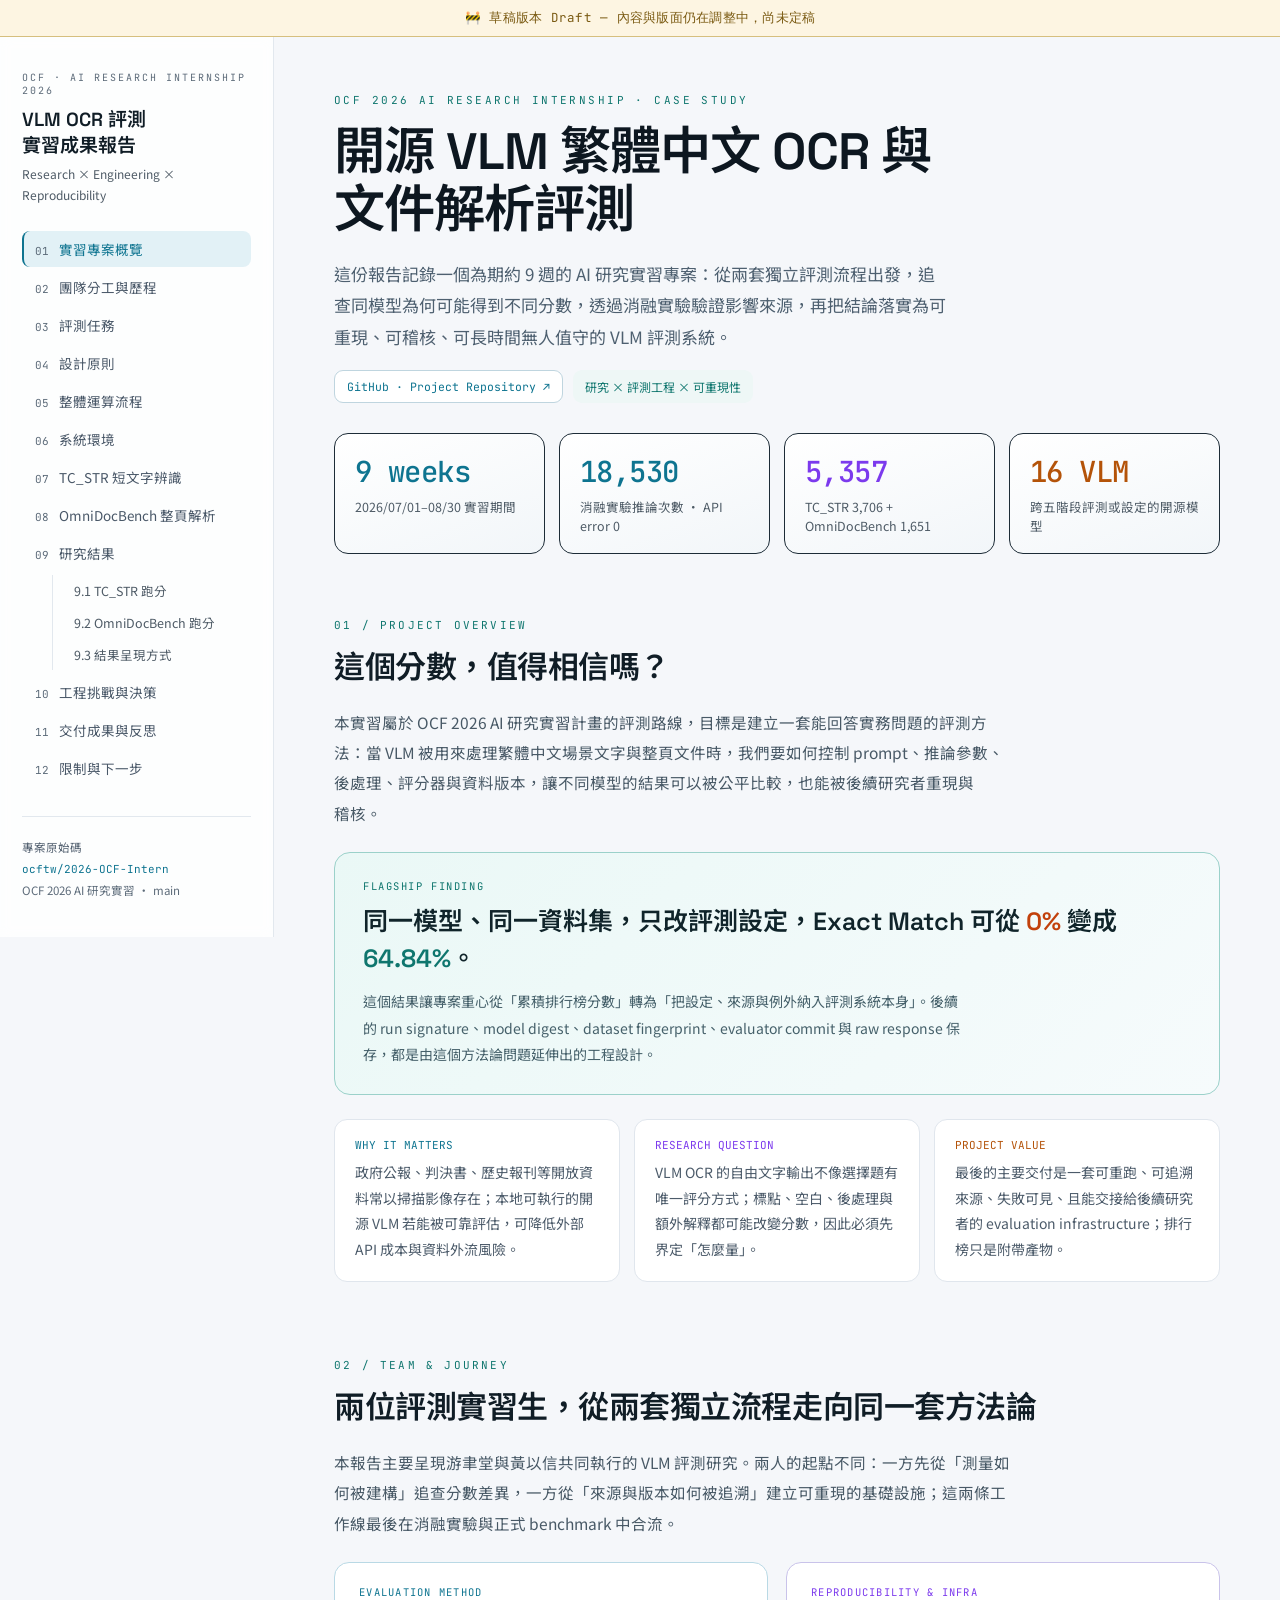
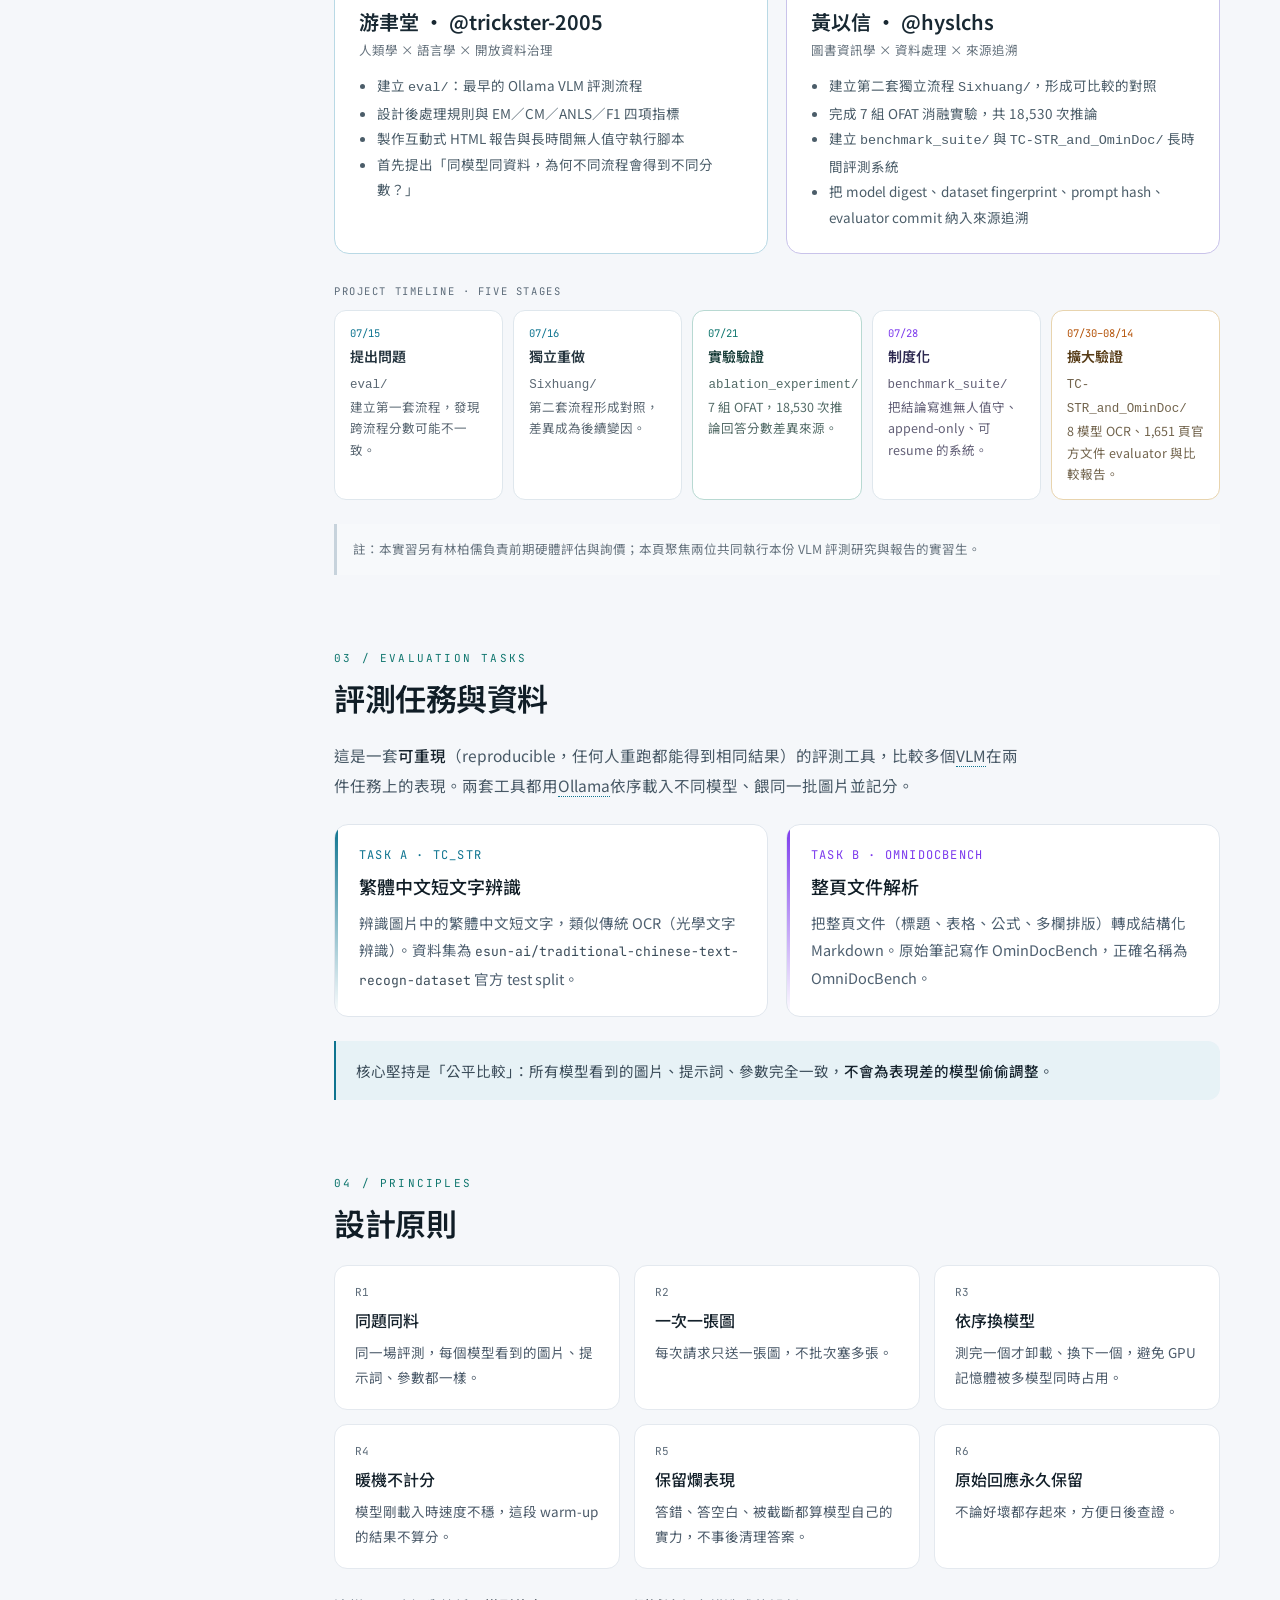
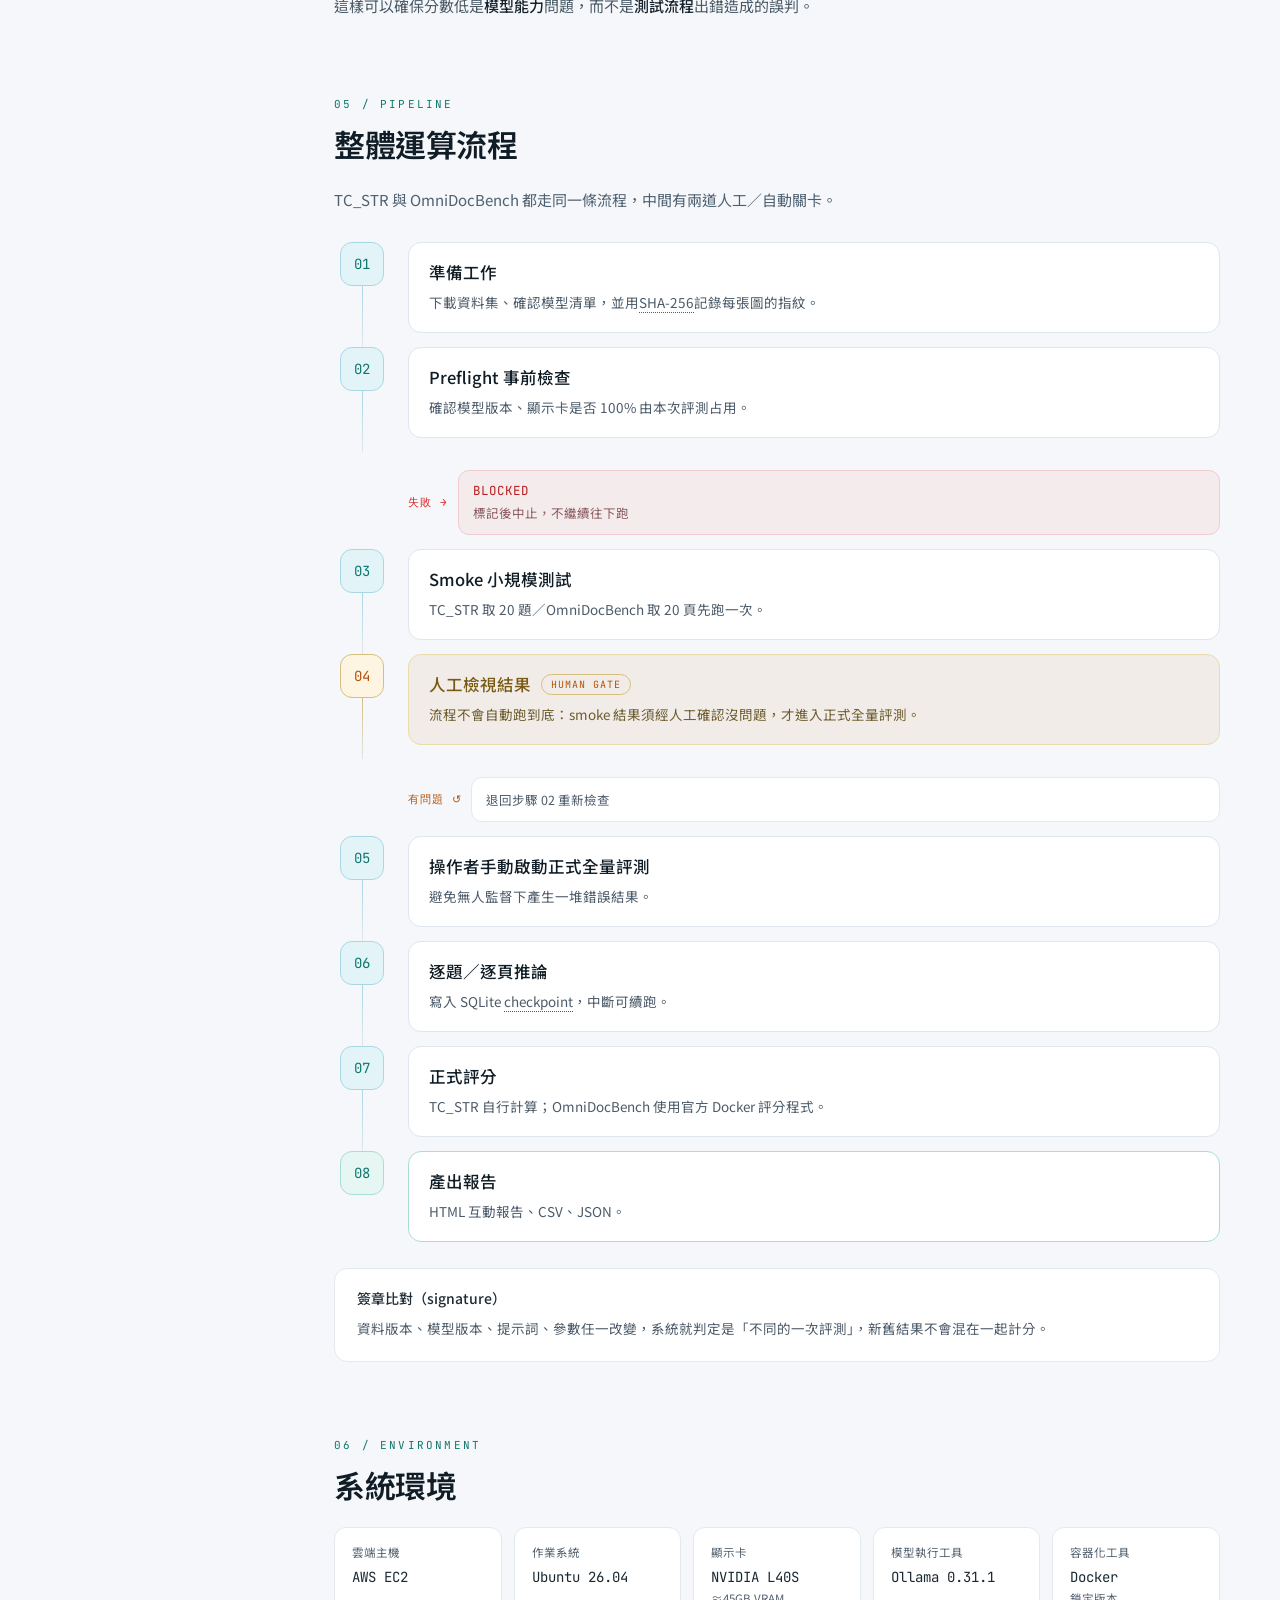
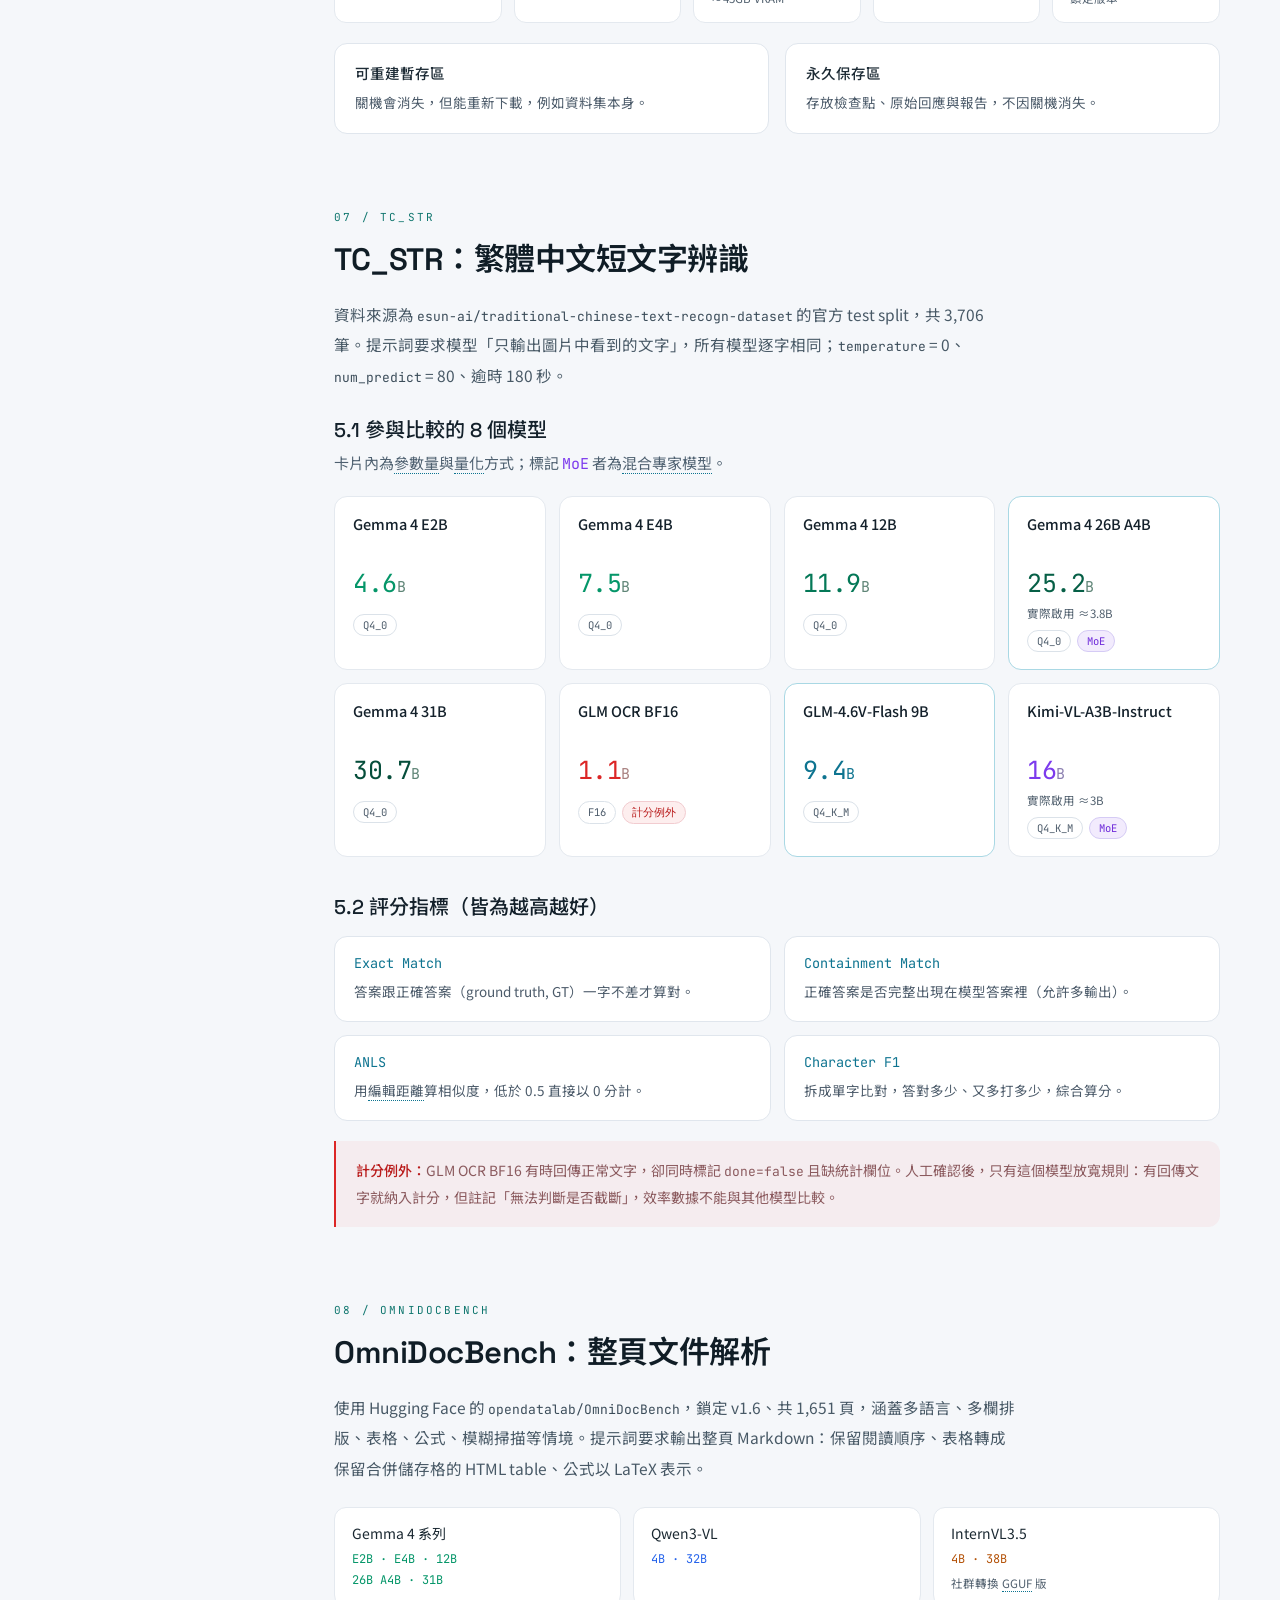
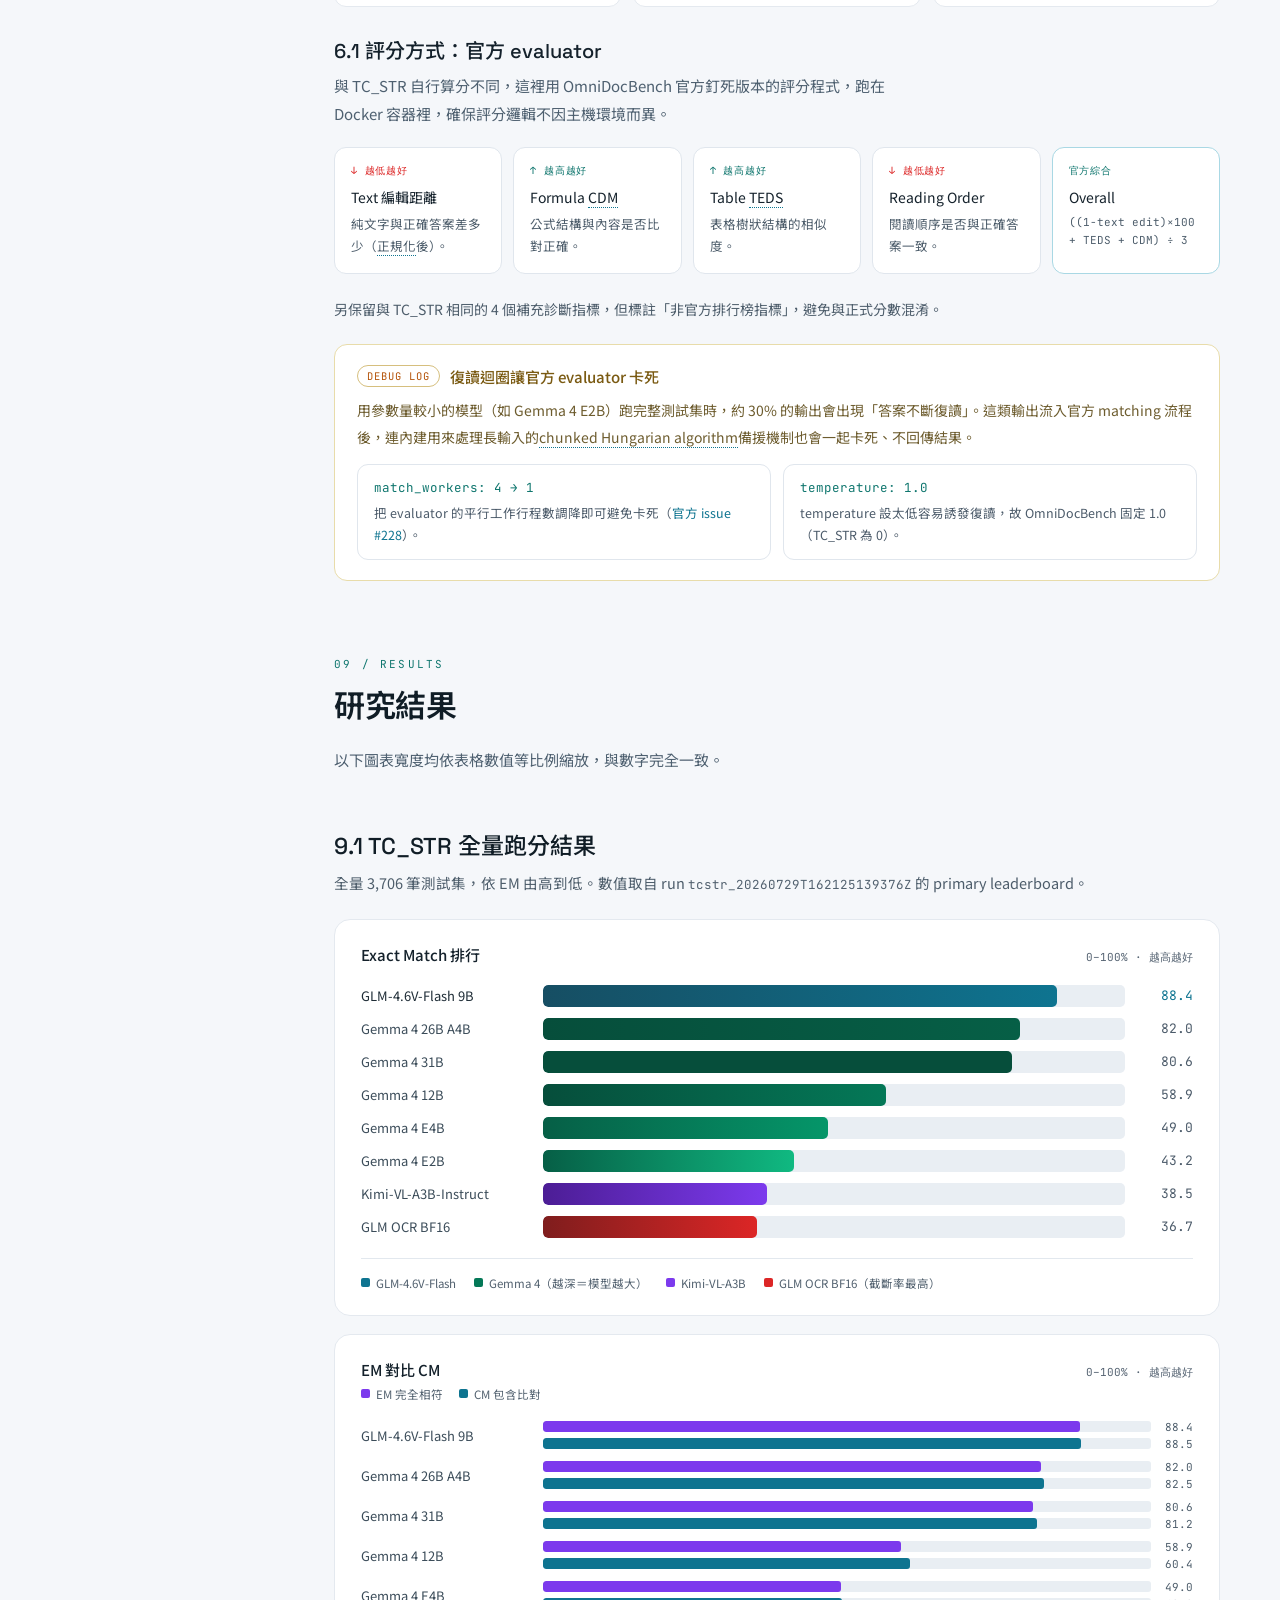
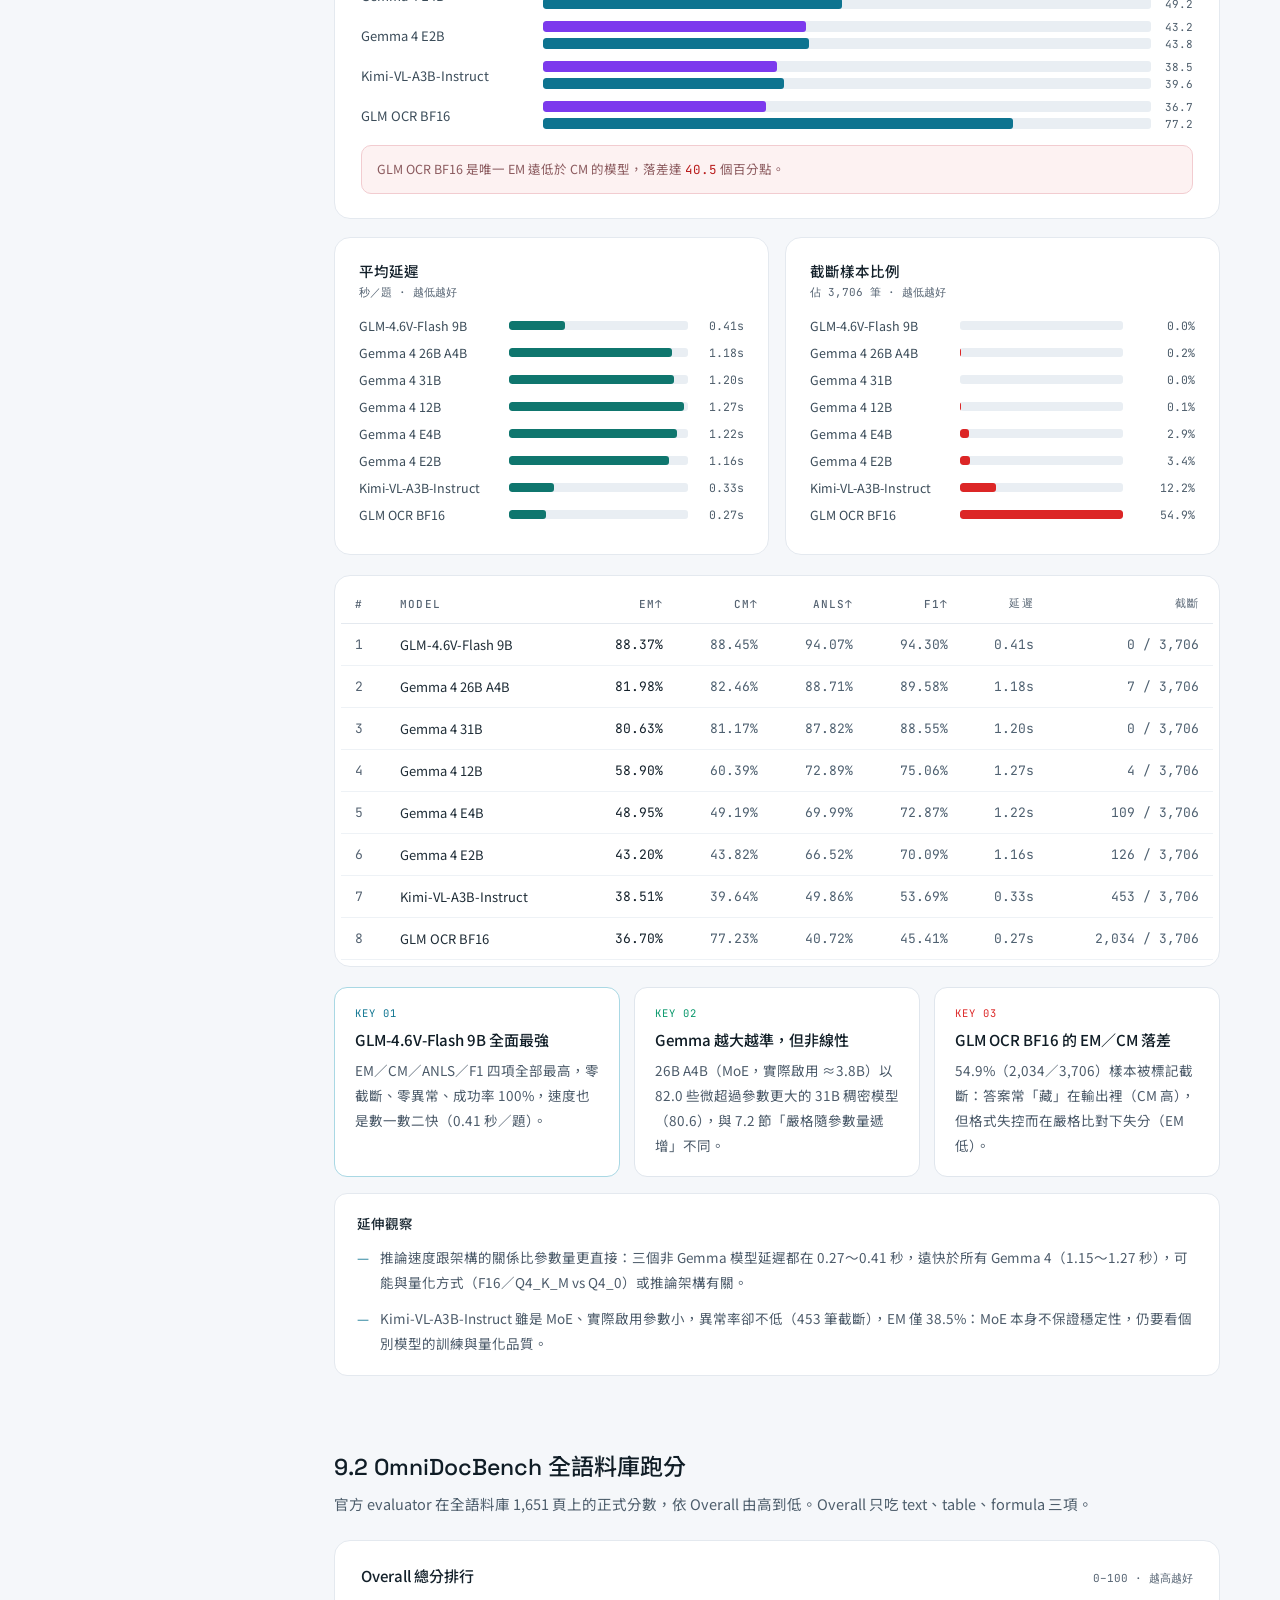
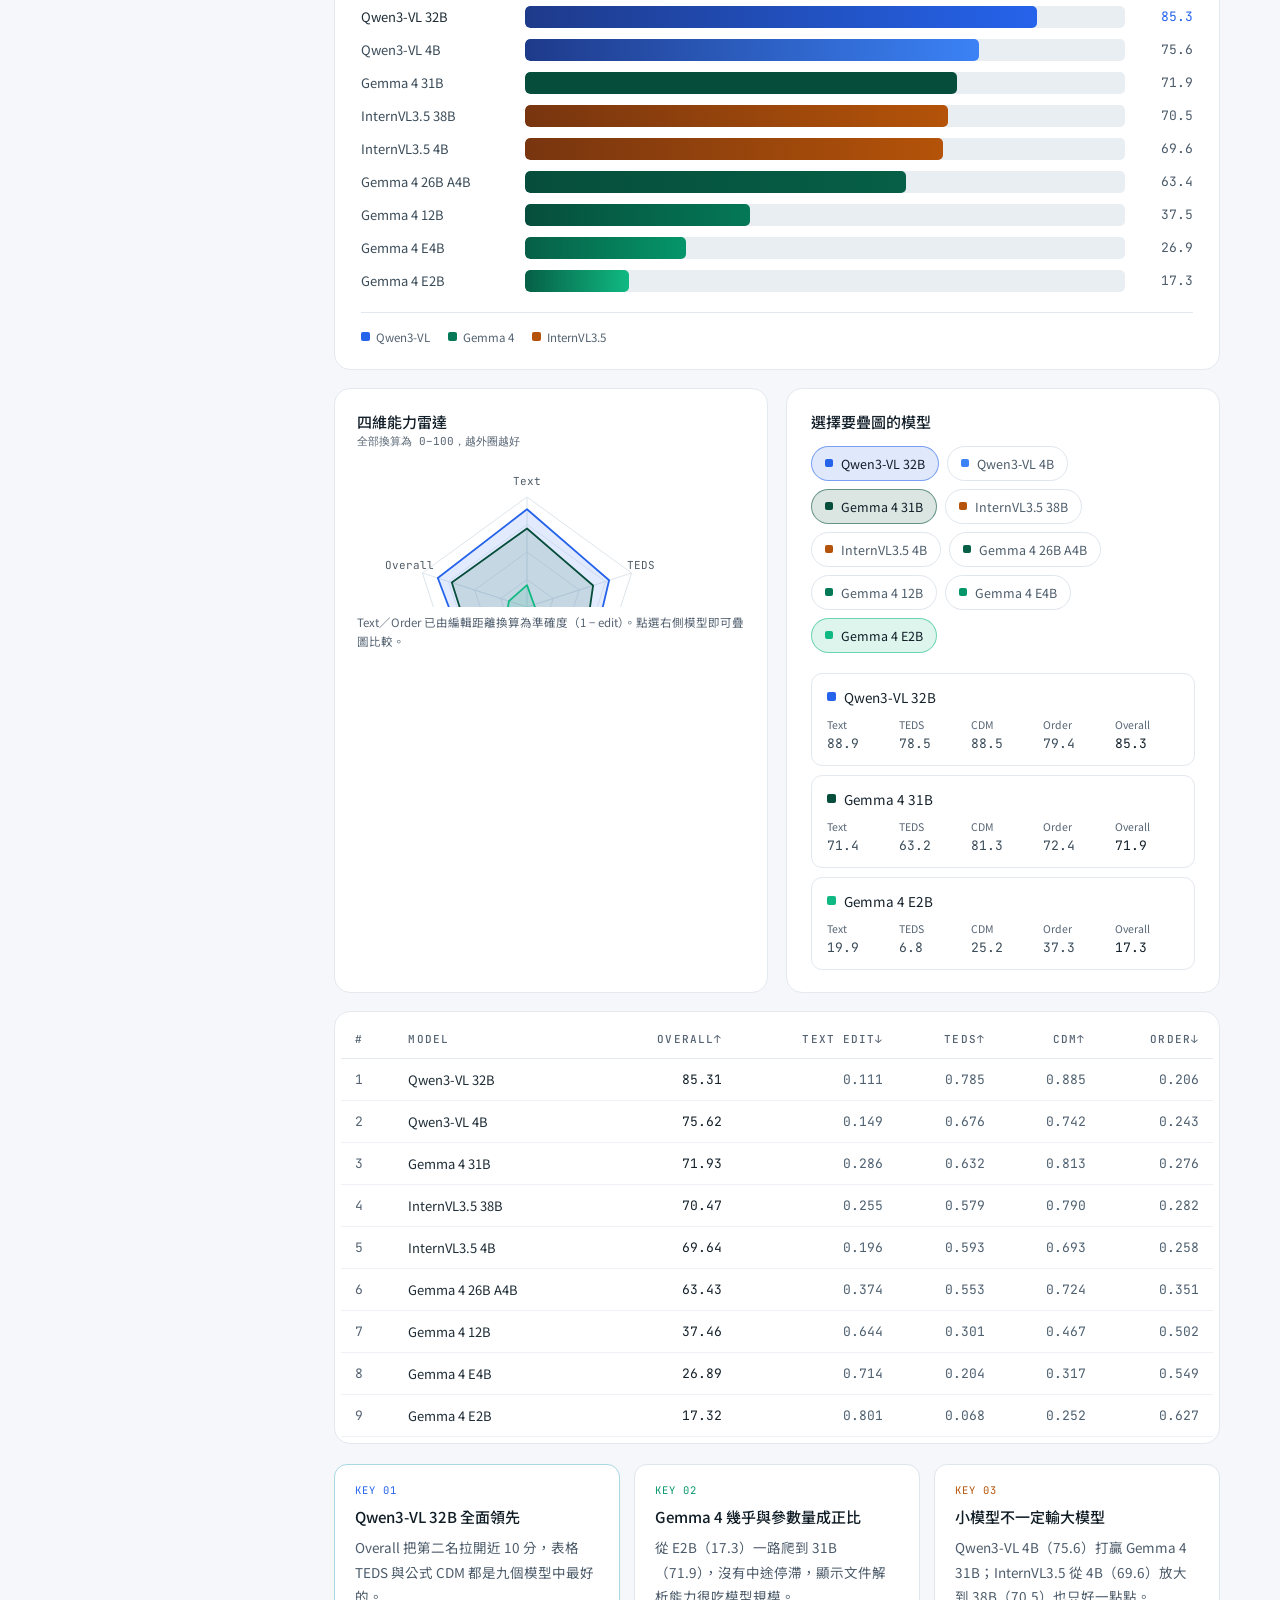
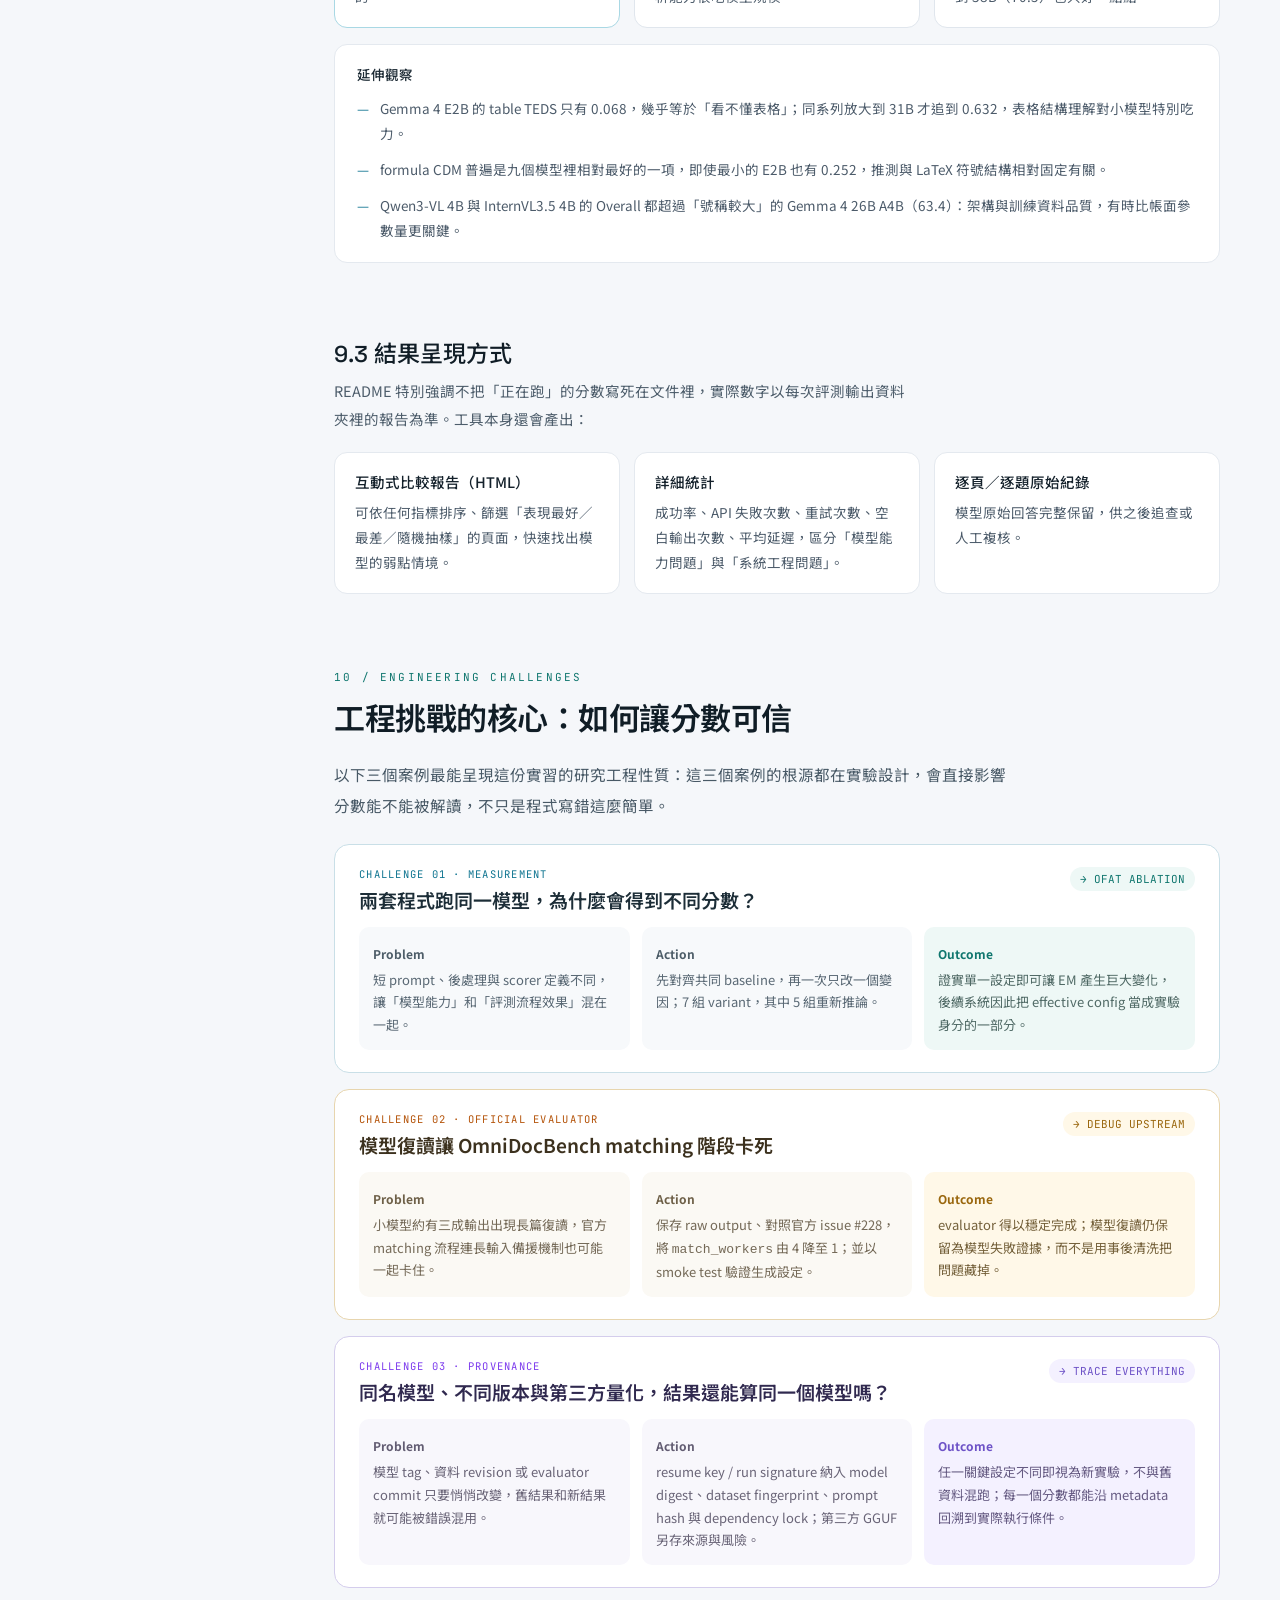
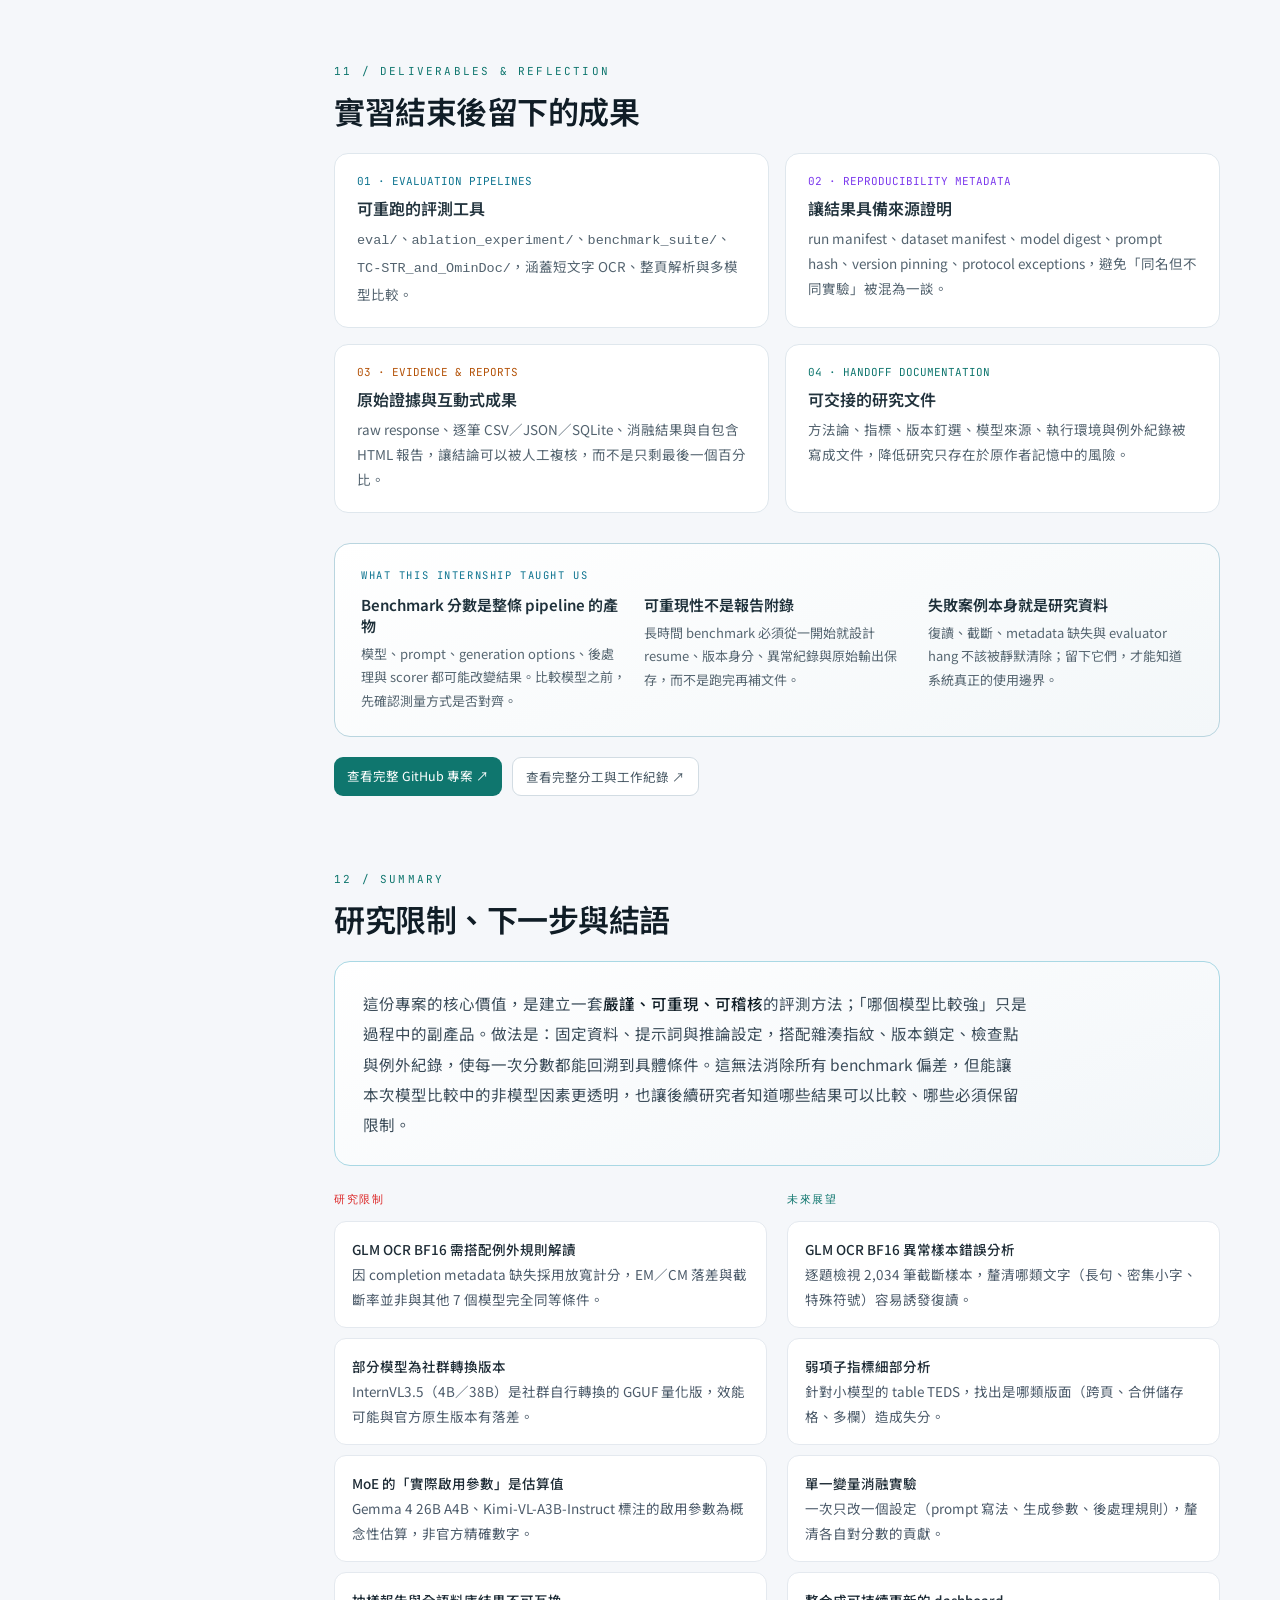
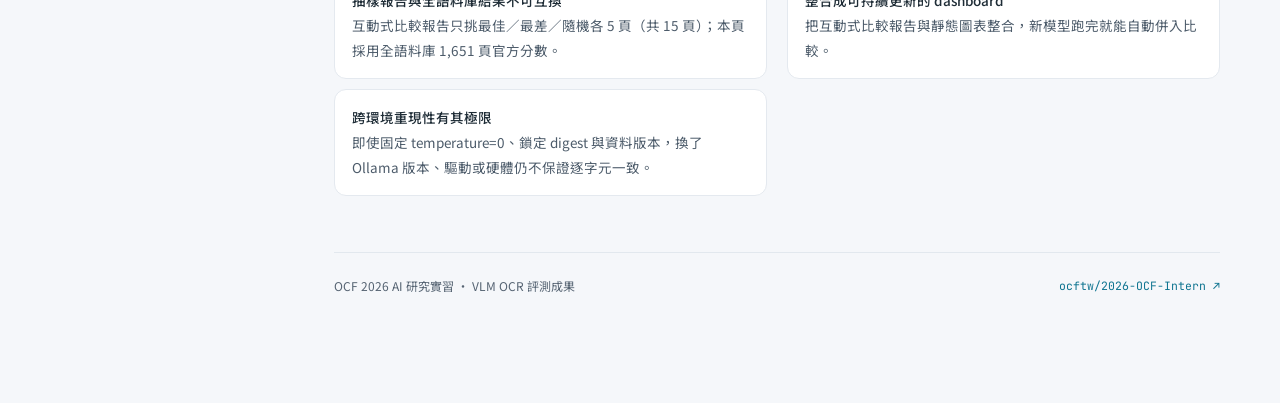
<file: index.html>
<!DOCTYPE html>
<html lang="zh-Hant">
<head>
  <meta charset="utf-8">
  <meta name="viewport" content="width=device-width, initial-scale=1">
  <meta name="description" content="OCF 2026 AI 研究實習：開源 VLM 繁體中文 OCR 與文件解析評測成果報告">
  <title>[草稿] VLM OCR 評測實習成果報告 | OCF 2026</title>

  <!-- 字型：無法連線時會自動使用系統字型。 -->
  <link rel="preconnect" href="https://fonts.googleapis.com">
  <link rel="preconnect" href="https://fonts.gstatic.com" crossorigin>
  <link href="https://fonts.googleapis.com/css2?family=JetBrains+Mono:wght@400;500;700&family=Noto+Sans+TC:wght@300;400;500;600;700&family=Space+Grotesk:wght@400;500;600&display=swap" rel="stylesheet">
  <link rel="stylesheet" href="styles.css">
</head>
<body>

<div class="draft-banner">🚧 草稿版本 Draft — 內容與版面仍在調整中，尚未定稿</div>

<div class="page-layout">
  <aside class="sidebar" aria-label="章節導覽">
    <div class="sidebar__eyebrow">OCF · AI RESEARCH INTERNSHIP 2026</div>
    <div class="sidebar__title">VLM OCR 評測<br>實習成果報告</div>
    <div class="sidebar__subtitle">Research × Engineering × Reproducibility</div>
    <nav class="sidebar__nav" aria-label="報告目錄">
      <a class="toc-link" data-toc="project" href="#project"><span>01</span>實習專案概覽</a>
      <a class="toc-link" data-toc="journey" href="#journey"><span>02</span>團隊分工與歷程</a>
      <a class="toc-link" data-toc="intro" href="#intro"><span>03</span>評測任務</a>
      <a class="toc-link" data-toc="principles" href="#principles"><span>04</span>設計原則</a>
      <a class="toc-link" data-toc="pipeline" href="#pipeline"><span>05</span>整體運算流程</a>
      <a class="toc-link" data-toc="env" href="#env"><span>06</span>系統環境</a>
      <a class="toc-link" data-toc="tcstr" href="#tcstr"><span>07</span>TC_STR 短文字辨識</a>
      <a class="toc-link" data-toc="omni" href="#omni"><span>08</span>OmniDocBench 整頁解析</a>
      <a class="toc-link" data-toc="results" href="#results"><span>09</span>研究結果</a>
      <div class="toc-subnav">
        <a class="toc-link toc-link--sub" data-toc="results-tcstr" href="#results-tcstr">9.1 TC_STR 跑分</a>
        <a class="toc-link toc-link--sub" data-toc="results-omni" href="#results-omni">9.2 OmniDocBench 跑分</a>
        <a class="toc-link toc-link--sub" data-toc="results-present" href="#results-present">9.3 結果呈現方式</a>
      </div>
      <a class="toc-link" data-toc="challenges" href="#challenges"><span>10</span>工程挑戰與決策</a>
      <a class="toc-link" data-toc="deliverables" href="#deliverables"><span>11</span>交付成果與反思</a>
      <a class="toc-link" data-toc="summary" href="#summary"><span>12</span>限制與下一步</a>
    </nav>
    <div class="sidebar__footer">
      專案原始碼<br><a href="https://github.com/ocftw/2026-OCF-Intern">ocftw/2026-OCF-Intern</a><br><span>OCF 2026 AI 研究實習 · main</span>
    </div>
  </aside>
  <main class="main-content">
    <div class="report-content">
      <header class="report-hero">
        <div class="report-hero__eyebrow">OCF 2026 AI RESEARCH INTERNSHIP · CASE STUDY</div>
        <h1>開源 VLM 繁體中文 OCR 與文件解析評測</h1>
        <p class="report-hero__summary">這份報告記錄一個為期約 9 週的 AI 研究實習專案：從兩套獨立評測流程出發，追查同模型為何可能得到不同分數，透過消融實驗驗證影響來源，再把結論落實為可重現、可稽核、可長時間無人值守的 VLM 評測系統。</p>
        <div class="report-hero__actions">
          <a class="button button--outline" href="https://github.com/ocftw/2026-OCF-Intern">GitHub · Project Repository ↗</a>
          <span class="tag">研究 × 評測工程 × 可重現性</span>
        </div>
        <div class="stats-grid">
          <div class="stat-card"><div class="stat-card__value">9 weeks</div><div class="stat-card__label">2026/07/01–08/30 實習期間</div></div>
          <div class="stat-card"><div class="stat-card__value">18,530</div><div class="stat-card__label">消融實驗推論次數 · API error 0</div></div>
          <div class="stat-card stat-card--violet"><div class="stat-card__value">5,357</div><div class="stat-card__label">TC_STR 3,706 + OmniDocBench 1,651</div></div>
          <div class="stat-card stat-card--amber"><div class="stat-card__value">16 VLM</div><div class="stat-card__label">跨五階段評測或設定的開源模型</div></div>
        </div>
      </header>
<section id="project" class="report-section">
<div class="section-eyebrow">01 / PROJECT OVERVIEW</div>
<h2 class="section-title">這個分數，值得相信嗎？</h2>
<p class="section-lede">本實習屬於 OCF 2026 AI 研究實習計畫的評測路線，目標是建立一套能回答實務問題的評測方法：當 VLM 被用來處理繁體中文場景文字與整頁文件時，我們要如何控制 prompt、推論參數、後處理、評分器與資料版本，讓不同模型的結果可以被公平比較，也能被後續研究者重現與稽核。</p>
<div class="callout--teal">
<div class="callout__eyebrow">FLAGSHIP FINDING</div>
<div class="callout__headline">同一模型、同一資料集，只改評測設定，Exact Match 可從 <span class="callout__stat--before">0%</span> 變成 <span class="callout__stat--after">64.84%</span>。</div>
<p class="callout__note">這個結果讓專案重心從「累積排行榜分數」轉為「把設定、來源與例外納入評測系統本身」。後續的 run signature、model digest、dataset fingerprint、evaluator commit 與 raw response 保存，都是由這個方法論問題延伸出的工程設計。</p>
</div>
<div class="context-grid">
<div class="context-card"><div class="eyebrow-label--cyan">WHY IT MATTERS</div><div class="context-card__body">政府公報、判決書、歷史報刊等開放資料常以掃描影像存在；本地可執行的開源 VLM 若能被可靠評估，可降低外部 API 成本與資料外流風險。</div></div>
<div class="context-card"><div class="eyebrow-label--violet">RESEARCH QUESTION</div><div class="context-card__body">VLM OCR 的自由文字輸出不像選擇題有唯一評分方式；標點、空白、後處理與額外解釋都可能改變分數，因此必須先界定「怎麼量」。</div></div>
<div class="context-card"><div class="eyebrow-label--amber">PROJECT VALUE</div><div class="context-card__body">最後的主要交付是一套可重跑、可追溯來源、失敗可見、且能交接給後續研究者的 evaluation infrastructure；排行榜只是附帶產物。</div></div>
</div>
</section>
<section id="journey" class="report-section">
<div class="section-eyebrow">02 / TEAM &amp; JOURNEY</div>
<h2 class="section-title">兩位評測實習生，從兩套獨立流程走向同一套方法論</h2>
<p class="section-lede">本報告主要呈現游聿堂與黃以信共同執行的 VLM 評測研究。兩人的起點不同：一方先從「測量如何被建構」追查分數差異，一方從「來源與版本如何被追溯」建立可重現的基礎設施；這兩條工作線最後在消融實驗與正式 benchmark 中合流。</p>
<div class="people-grid">
<div class="person-card--method">
<div class="person-card__label--method">EVALUATION METHOD</div>
<div class="person-card__name">游聿堂 · @trickster-2005</div>
<div class="person-card__meta">人類學 × 語言學 × 開放資料治理</div>
<ul class="person-card__list">
<li>建立 <code>eval/</code>：最早的 Ollama VLM 評測流程</li>
<li>設計後處理規則與 EM／CM／ANLS／F1 四項指標</li>
<li>製作互動式 HTML 報告與長時間無人值守執行腳本</li>
<li>首先提出「同模型同資料，為何不同流程會得到不同分數？」</li>
</ul>
</div>
<div class="person-card--infra">
<div class="person-card__label--infra">REPRODUCIBILITY &amp; INFRA</div>
<div class="person-card__name">黃以信 · @hyslchs</div>
<div class="person-card__meta">圖書資訊學 × 資料處理 × 來源追溯</div>
<ul class="person-card__list">
<li>建立第二套獨立流程 <code>Sixhuang/</code>，形成可比較的對照</li>
<li>完成 7 組 OFAT 消融實驗，共 18,530 次推論</li>
<li>建立 <code>benchmark_suite/</code> 與 <code>TC-STR_and_OminDoc/</code> 長時間評測系統</li>
<li>把 model digest、dataset fingerprint、prompt hash、evaluator commit 納入來源追溯</li>
</ul>
</div>
</div>
<div class="timeline__eyebrow">PROJECT TIMELINE · FIVE STAGES</div>
<div class="timeline">
<div class="timeline-stage"><div class="timeline-stage__date">07/15</div><div class="timeline-stage__title">提出問題</div><div class="timeline-stage__desc"><code>eval/</code><br/>建立第一套流程，發現跨流程分數可能不一致。</div></div>
<div class="timeline-stage"><div class="timeline-stage__date">07/16</div><div class="timeline-stage__title">獨立重做</div><div class="timeline-stage__desc"><code>Sixhuang/</code><br/>第二套流程形成對照，差異成為後續變因。</div></div>
<div class="timeline-stage--teal"><div class="timeline-stage__date--teal">07/21</div><div class="timeline-stage__title--teal">實驗驗證</div><div class="timeline-stage__desc--teal"><code>ablation_experiment/</code><br/>7 組 OFAT，18,530 次推論回答分數差異來源。</div></div>
<div class="timeline-stage"><div class="timeline-stage__date--violet">07/28</div><div class="timeline-stage__title--violet">制度化</div><div class="timeline-stage__desc--violet"><code>benchmark_suite/</code><br/>把結論寫進無人值守、append-only、可 resume 的系統。</div></div>
<div class="timeline-stage--amber"><div class="timeline-stage__date--amber">07/30–08/14</div><div class="timeline-stage__title--amber">擴大驗證</div><div class="timeline-stage__desc--amber"><code>TC-STR_and_OminDoc/</code><br/>8 模型 OCR、1,651 頁官方文件 evaluator 與比較報告。</div></div>
</div>
<div class="timeline__footnote">註：本實習另有林柏儒負責前期硬體評估與詢價；本頁聚焦兩位共同執行本份 VLM 評測研究與報告的實習生。</div>
</section>
<section id="intro" class="report-section">
<div class="section-eyebrow">03 / EVALUATION TASKS</div>
<h2 class="section-title">評測任務與資料</h2>
<p class="section-lede">這是一套<strong class="text-emphasis">可重現</strong>（reproducible，任何人重跑都能得到相同結果）的評測工具，比較多個<span class="term" title="Vision-Language Model，視覺語言模型：能同時「看圖」又「懂文字」的 AI 模型。">VLM</span>在兩件任務上的表現。兩套工具都用<span class="term" title="在本機端執行開源大型語言模型的工具，不需連上外部雲端 API；本專案用它依序載入、卸載各個模型。">Ollama</span>依序載入不同模型、餵同一批圖片並記分。</p>
<div class="task-grid">
<div class="task-card">
<div class="task-card__accent--cyan"></div>
<div class="task-card__eyebrow--cyan">TASK A · TC_STR</div>
<div class="task-card__title">繁體中文短文字辨識</div>
<p class="task-card__desc">辨識圖片中的繁體中文短文字，類似傳統 OCR（光學文字辨識）。資料集為 <span class="mono-value">esun-ai/traditional-chinese-text-recogn-dataset</span> 官方 test split。</p>
</div>
<div class="task-card">
<div class="task-card__accent--violet"></div>
<div class="task-card__eyebrow--violet">TASK B · OMNIDOCBENCH</div>
<div class="task-card__title">整頁文件解析</div>
<p class="task-card__desc">把整頁文件（標題、表格、公式、多欄排版）轉成結構化 Markdown。原始筆記寫作 OminDocBench，正確名稱為 OmniDocBench。</p>
</div>
</div>
<div class="callout-inline">核心堅持是「公平比較」：所有模型看到的圖片、提示詞、參數完全一致，<strong class="text-emphasis">不會為表現差的模型偷偷調整</strong>。</div>
</section>
<section id="principles" class="report-section">
<div class="section-eyebrow">04 / PRINCIPLES</div>
<h2 class="section-title">設計原則</h2>
<div class="principles-grid">
<div class="info-card">
<div class="principle-card__index">R1</div>
<div class="principle-card__title">同題同料</div>
<div class="principle-card__desc">同一場評測，每個模型看到的圖片、提示詞、參數都一樣。</div>
</div>
<div class="info-card">
<div class="principle-card__index">R2</div>
<div class="principle-card__title">一次一張圖</div>
<div class="principle-card__desc">每次請求只送一張圖，不批次塞多張。</div>
</div>
<div class="info-card">
<div class="principle-card__index">R3</div>
<div class="principle-card__title">依序換模型</div>
<div class="principle-card__desc">測完一個才卸載、換下一個，避免 GPU 記憶體被多模型同時占用。</div>
</div>
<div class="info-card">
<div class="principle-card__index">R4</div>
<div class="principle-card__title">暖機不計分</div>
<div class="principle-card__desc">模型剛載入時速度不穩，這段 warm-up 的結果不算分。</div>
</div>
<div class="info-card">
<div class="principle-card__index">R5</div>
<div class="principle-card__title">保留爛表現</div>
<div class="principle-card__desc">答錯、答空白、被截斷都算模型自己的實力，不事後清理答案。</div>
</div>
<div class="info-card">
<div class="principle-card__index">R6</div>
<div class="principle-card__title">原始回應永久保留</div>
<div class="principle-card__desc">不論好壞都存起來，方便日後查證。</div>
</div>
</div>
<p class="principles-note">這樣可以確保分數低是<strong class="text-emphasis">模型能力</strong>問題，而不是<strong class="text-emphasis">測試流程</strong>出錯造成的誤判。</p>
</section>
<section id="pipeline" class="report-section">
<div class="section-eyebrow">05 / PIPELINE</div>
<h2 class="section-title">整體運算流程</h2>
<p class="pipeline-lede">TC_STR 與 OmniDocBench 都走同一條流程，中間有兩道人工／自動關卡。</p>
<div class="pipeline-steps">
<div class="pipeline-step">
<div class="pipeline-step__rail">
<div class="pipeline-step__icon">01</div>
<div class="pipeline-step__connector"></div>
</div>
<div class="pipeline-step__card">
<div class="pipeline-step__title">準備工作</div>
<div class="principle-card__desc">下載資料集、確認模型清單，並用<span class="term" title="一種雜湊演算法，把檔案內容轉成不重複的「指紋碼」；用來確認重跑時使用的是同一份圖片資料。">SHA-256</span>記錄每張圖的指紋。</div>
</div>
</div>
<div class="pipeline-step">
<div class="pipeline-step__rail">
<div class="pipeline-step__icon">02</div>
<div class="pipeline-step__connector"></div>
</div>
<div class="pipeline-step__card">
<div class="pipeline-step__title">Preflight 事前檢查</div>
<div class="principle-card__desc">確認模型版本、顯示卡是否 100% 由本次評測占用。</div>
</div>
<div class="pipeline-step__blocked-row">
<div class="pipeline-step__blocked-label">失敗 →</div>
<div class="pipeline-step__blocked-box">
<div class="pipeline-step__blocked-title">BLOCKED</div>
<div class="pipeline-step__blocked-desc">標記後中止，不繼續往下跑</div>
</div>
</div>
</div>
<div class="pipeline-step">
<div class="pipeline-step__rail">
<div class="pipeline-step__icon">03</div>
<div class="pipeline-step__connector"></div>
</div>
<div class="pipeline-step__card">
<div class="pipeline-step__title">Smoke 小規模測試</div>
<div class="principle-card__desc">TC_STR 取 20 題／OmniDocBench 取 20 頁先跑一次。</div>
</div>
</div>
<div class="pipeline-step">
<div class="pipeline-step__rail">
<div class="pipeline-step__icon--warn">04</div>
<div class="pipeline-step__connector--warn"></div>
</div>
<div class="pipeline-step__card--warn">
<div class="pipeline-step__card-header">
<div class="pipeline-step__card-title--warn">人工檢視結果</div>
<div class="pipeline-step__badge--warn">HUMAN GATE</div>
</div>
<div class="pipeline-step__card-desc--warn">流程不會自動跑到底：smoke 結果須經人工確認沒問題，才進入正式全量評測。</div>
</div>
<div class="pipeline-step__blocked-row">
<div class="pipeline-step__blocked-label--warn">有問題 ↺</div>
<div class="pipeline-step__blocked-box--warn">退回步驟 02 重新檢查</div>
</div>
</div>
<div class="pipeline-step">
<div class="pipeline-step__rail">
<div class="pipeline-step__icon">05</div>
<div class="pipeline-step__connector"></div>
</div>
<div class="pipeline-step__card">
<div class="pipeline-step__title">操作者手動啟動正式全量評測</div>
<div class="principle-card__desc">避免無人監督下產生一堆錯誤結果。</div>
</div>
</div>
<div class="pipeline-step">
<div class="pipeline-step__rail">
<div class="pipeline-step__icon">06</div>
<div class="pipeline-step__connector"></div>
</div>
<div class="pipeline-step__card">
<div class="pipeline-step__title">逐題／逐頁推論</div>
<div class="principle-card__desc">寫入 SQLite <span class="term" title="檢查點：用輕量資料庫逐題記錄進度，評測中途被中斷也能接著跑，不必從頭開始。">checkpoint</span>，中斷可續跑。</div>
</div>
</div>
<div class="pipeline-step">
<div class="pipeline-step__rail">
<div class="pipeline-step__icon">07</div>
<div class="pipeline-step__connector"></div>
</div>
<div class="pipeline-step__card">
<div class="pipeline-step__title">正式評分</div>
<div class="principle-card__desc">TC_STR 自行計算；OmniDocBench 使用官方 Docker 評分程式。</div>
</div>
</div>
<div class="pipeline-step">
<div class="pipeline-step__rail">
<div class="pipeline-step__icon--final">08</div>
</div>
<div class="pipeline-step__card--final">
<div class="pipeline-step__title">產出報告</div>
<div class="principle-card__desc">HTML 互動報告、CSV、JSON。</div>
</div>
</div>
</div>
<div class="pipeline-signature">
<div class="pipeline-signature__title">簽章比對（signature）</div>
<div class="pipeline-signature__desc">資料版本、模型版本、提示詞、參數任一改變，系統就判定是「不同的一次評測」，新舊結果不會混在一起計分。</div>
</div>
</section>
<section id="env" class="report-section">
<div class="section-eyebrow">06 / ENVIRONMENT</div>
<h2 class="section-title">系統環境</h2>
<div class="env-grid">
<div class="env-card">
<div class="env-card__label">雲端主機</div>
<div class="env-card__value">AWS EC2</div>
</div>
<div class="env-card">
<div class="env-card__label">作業系統</div>
<div class="env-card__value">Ubuntu 26.04</div>
</div>
<div class="env-card">
<div class="env-card__label">顯示卡</div>
<div class="env-card__value">NVIDIA L40S</div>
<div class="env-card__note">≈45GB VRAM</div>
</div>
<div class="env-card">
<div class="env-card__label">模型執行工具</div>
<div class="env-card__value">Ollama 0.31.1</div>
</div>
<div class="env-card">
<div class="env-card__label">容器化工具</div>
<div class="env-card__value">Docker</div>
<div class="env-card__note">鎖定版本</div>
</div>
</div>
<div class="env-storage-grid">
<div class="surface-card">
<div class="surface-card__title">可重建暫存區</div>
<div class="principle-card__desc">關機會消失，但能重新下載，例如資料集本身。</div>
</div>
<div class="surface-card">
<div class="surface-card__title">永久保存區</div>
<div class="principle-card__desc">存放檢查點、原始回應與報告，不因關機消失。</div>
</div>
</div>
</section>
<section id="tcstr" class="report-section">
<div class="section-eyebrow">07 / TC_STR</div>
<h2 class="section-title">TC_STR：繁體中文短文字辨識</h2>
<p class="section-lede">資料來源為 <span class="mono-value">esun-ai/traditional-chinese-text-recogn-dataset</span> 的官方 test split，共 3,706 筆。提示詞要求模型「只輸出圖片中看到的文字」，所有模型逐字相同；<span class="mono-value">temperature</span> = 0、<span class="mono-value">num_predict</span> = 80、逾時 180 秒。</p>
<h3 class="subsection-heading">5.1 參與比較的 8 個模型</h3>
<p class="subsection-lede">卡片內為<span class="term" title="模型內部可調整的數字量。概念上越多通常代表模型懂得越多，但也更耗運算資源與顯示記憶體。">參數量</span>與<span class="term" title="把模型內部數字從高精度壓縮成低精度（如 Q4 約壓到 4-bit），檔案變小、更省顯示記憶體，但可能犧牲一點準確度。">量化</span>方式；標記 <span class="mono-emphasis--violet">MoE</span> 者為<span class="term" title="MoE（Mixture of Experts）：總參數量很大，但每次只啟用其中一小部分「專家」，實際耗費的運算資源比總參數量小很多。A3B／A4B 的命名即代表實際啟用約 3B／4B。">混合專家模型</span>。</p>
<div class="model-card-grid">
<div class="info-card info-card--compact">
<div class="model-card__name">Gemma 4 E2B</div>
<div class="model-card__params" style="--accent:var(--accent-gemma-e4b)">4.6<span class="model-card__params-unit" style="--accent:#5f8577">B</span></div>
<div class="model-card__badges"><span class="model-card__badge">Q4_0</span></div>
</div>
<div class="info-card info-card--compact">
<div class="model-card__name">Gemma 4 E4B</div>
<div class="model-card__params" style="--accent:var(--accent-gemma-e4b)">7.5<span class="model-card__params-unit" style="--accent:#5f8577">B</span></div>
<div class="model-card__badges"><span class="model-card__badge">Q4_0</span></div>
</div>
<div class="info-card info-card--compact">
<div class="model-card__name">Gemma 4 12B</div>
<div class="model-card__params" style="--accent:var(--accent-gemma-12b)">11.9<span class="model-card__params-unit" style="--accent:#5f8577">B</span></div>
<div class="model-card__badges"><span class="model-card__badge">Q4_0</span></div>
</div>
<div class="model-card--highlighted">
<div class="model-card__name">Gemma 4 26B A4B</div>
<div class="model-card__params" style="--accent:var(--accent-gemma-26b)">25.2<span class="model-card__params-unit" style="--accent:#5f8577">B</span></div>
<div class="model-card__params-note">實際啟用 ≈3.8B</div>
<div class="model-card__badges--tight"><span class="model-card__badge">Q4_0</span><span class="model-card__badge--moe">MoE</span></div>
</div>
<div class="info-card info-card--compact">
<div class="model-card__name">Gemma 4 31B</div>
<div class="model-card__params" style="--accent:var(--accent-gemma-31b)">30.7<span class="model-card__params-unit" style="--accent:#5f8577">B</span></div>
<div class="model-card__badges"><span class="model-card__badge">Q4_0</span></div>
</div>
<div class="info-card info-card--compact">
<div class="model-card__name">GLM OCR BF16</div>
<div class="model-card__params" style="--accent:var(--accent-danger)">1.1<span class="model-card__params-unit" style="--accent:#a8807f">B</span></div>
<div class="model-card__badges"><span class="model-card__badge">F16</span><span class="model-card__badge--exception">計分例外</span></div>
</div>
<div class="model-card--highlighted">
<div class="model-card__name">GLM-4.6V-Flash 9B</div>
<div class="model-card__params" style="--accent:var(--accent-glm-flash)">9.4<span class="model-card__params-unit" style="--accent:var(--accent-glm-flash)">B</span></div>
<div class="model-card__badges"><span class="model-card__badge">Q4_K_M</span></div>
</div>
<div class="info-card info-card--compact">
<div class="model-card__name">Kimi-VL-A3B-Instruct</div>
<div class="model-card__params" style="--accent:var(--accent-kimi)">16<span class="model-card__params-unit" style="--accent:#8b7fb0">B</span></div>
<div class="model-card__params-note">實際啟用 ≈3B</div>
<div class="model-card__badges--tight"><span class="model-card__badge">Q4_K_M</span><span class="model-card__badge--moe">MoE</span></div>
</div>
</div>
<h3 class="subsection-heading--spaced">5.2 評分指標（皆為越高越好）</h3>
<div class="metric-grid">
<div class="metric-card">
<div class="metric-card__title">Exact Match</div>
<div class="principle-card__desc">答案跟正確答案（ground truth, GT）一字不差才算對。</div>
</div>
<div class="metric-card">
<div class="metric-card__title">Containment Match</div>
<div class="principle-card__desc">正確答案是否完整出現在模型答案裡（允許多輸出）。</div>
</div>
<div class="metric-card">
<div class="metric-card__title">ANLS</div>
<div class="principle-card__desc">用<span class="term" title="Levenshtein Distance：計算把一個字串改成另一個字串最少要改幾個字。ANLS 以此算相似度，太低（&lt; 0.5）直接算 0 分。">編輯距離</span>算相似度，低於 0.5 直接以 0 分計。</div>
</div>
<div class="metric-card">
<div class="metric-card__title">Character F1</div>
<div class="principle-card__desc">拆成單字比對，答對多少、又多打多少，綜合算分。</div>
</div>
</div>
<div class="callout--danger">
<strong class="text-emphasis--danger">計分例外：</strong>GLM OCR BF16 有時回傳正常文字，卻同時標記 <span class="mono-inline">done=false</span> 且缺統計欄位。人工確認後，只有這個模型放寬規則：有回傳文字就納入計分，但註記「無法判斷是否截斷」，效率數據不能與其他模型比較。
      </div>
</section>
<section id="omni" class="report-section">
<div class="section-eyebrow">08 / OMNIDOCBENCH</div>
<h2 class="section-title">OmniDocBench：整頁文件解析</h2>
<p class="section-lede">使用 Hugging Face 的 <span class="mono-value">opendatalab/OmniDocBench</span>，鎖定 v1.6、共 1,651 頁，涵蓋多語言、多欄排版、表格、公式、模糊掃描等情境。提示詞要求輸出整頁 Markdown：保留閱讀順序、表格轉成保留合併儲存格的 HTML table、公式以 LaTeX 表示。</p>
<div class="model-group-grid">
<div class="model-group-card"><div class="model-group-card__name">Gemma 4 系列</div><div class="model-group-card__variants">E2B · E4B · 12B<br/>26B A4B · 31B</div></div>
<div class="model-group-card"><div class="model-group-card__name">Qwen3-VL</div><div class="model-group-card__variants--blue">4B · 32B</div></div>
<div class="model-group-card"><div class="model-group-card__name">InternVL3.5</div><div class="model-group-card__variants--amber">4B · 38B</div><div class="model-card__params-note">社群轉換 <span class="term" title="常見的本機端模型檔案格式。InternVL3.5 因官方 Ollama 模型庫未收錄，採用社群自行轉換的 GGUF 量化版本。">GGUF</span> 版</div></div>
</div>
<h3 class="subsection-heading--divider">6.1 評分方式：官方 evaluator</h3>
<p class="subsection-lede">與 TC_STR 自行算分不同，這裡用 OmniDocBench 官方釘死版本的評分程式，跑在 Docker 容器裡，確保評分邏輯不因主機環境而異。</p>
<div class="metric-grid--omni">
<div class="omni-metric-card">
<div class="omni-metric-card__direction--bad">↓ 越低越好</div>
<div class="omni-metric-card__title">Text 編輯距離</div>
<div class="omni-metric-card__desc">純文字與正確答案差多少（<span class="term" title="把編輯距離除以字串長度，換算成 0–1 的比例，讓長短不同的頁面可以互相比較。">正規化</span>後）。</div>
</div>
<div class="omni-metric-card">
<div class="omni-metric-card__direction--good">↑ 越高越好</div>
<div class="omni-metric-card__title">Formula <span class="term" title="Character Detection Matching：判斷輸出的 LaTeX 公式在結構與符號內容上是否與正確答案相符的指標。">CDM</span></div>
<div class="omni-metric-card__desc">公式結構與內容是否比對正確。</div>
</div>
<div class="omni-metric-card">
<div class="omni-metric-card__direction--good">↑ 越高越好</div>
<div class="omni-metric-card__title">Table <span class="term" title="Tree-Edit-Distance-based Similarity：把表格視為樹狀結構後計算相似度，同時看儲存格內容與列欄／合併結構是否正確。">TEDS</span></div>
<div class="omni-metric-card__desc">表格樹狀結構的相似度。</div>
</div>
<div class="omni-metric-card">
<div class="omni-metric-card__direction--bad">↓ 越低越好</div>
<div class="omni-metric-card__title">Reading Order</div>
<div class="omni-metric-card__desc">閱讀順序是否與正確答案一致。</div>
</div>
<div class="omni-metric-card--overall">
<div class="omni-metric-card__direction--good">官方綜合</div>
<div class="omni-metric-card__title">Overall</div>
<div class="omni-metric-card__formula">((1−text edit)×100<br/>+ TEDS + CDM) ÷ 3</div>
</div>
</div>
<p class="omni-note">另保留與 TC_STR 相同的 4 個補充診斷指標，但標註「非官方排行榜指標」，避免與正式分數混淆。</p>
<div class="debug-log">
<div class="debug-log__header">
<div class="debug-log__badge">DEBUG LOG</div>
<div class="debug-log__title">復讀迴圈讓官方 evaluator 卡死</div>
</div>
<p class="debug-log__desc">用參數量較小的模型（如 Gemma 4 E2B）跑完整測試集時，約 30% 的輸出會出現「答案不斷復讀」。這類輸出流入官方 matching 流程後，連內建用來處理長輸入的<span class="term" title="區塊化的匈牙利配對演算法，這裡用來把模型輸出的文字區塊跟 ground truth 區塊做最佳配對；遇到極長的復讀輸出時會連同備援機制一起卡死。">chunked Hungarian algorithm</span>備援機制也會一起卡死、不回傳結果。</p>
<div class="debug-log__fixes">
<div class="debug-log__fix-card">
<div class="debug-log__fix-title">match_workers: 4 → 1</div>
<div class="debug-log__fix-desc">把 evaluator 的平行工作行程數調降即可避免卡死（<a href="https://github.com/opendatalab/OmniDocBench/issues/228">官方 issue #228</a>）。</div>
</div>
<div class="debug-log__fix-card">
<div class="debug-log__fix-title">temperature: 1.0</div>
<div class="debug-log__fix-desc">temperature 設太低容易誘發復讀，故 OmniDocBench 固定 1.0（TC_STR 為 0）。</div>
</div>
</div>
</div>
</section>
<section id="results" class="report-section report-section--compact">
<div class="section-eyebrow">09 / RESULTS</div>
<h2 class="section-title">研究結果</h2>
<p class="omni-results-lede">以下圖表寬度均依表格數值等比例縮放，與數字完全一致。</p>
</section>
<section id="results-tcstr" class="report-section report-section--subsection">
<h3 class="section-subtitle">9.1 TC_STR 全量跑分結果</h3>
<p class="results-caption">全量 3,706 筆測試集，依 EM 由高到低。數值取自 run <span class="run-id">tcstr_20260729T162125139376Z</span> 的 primary leaderboard。</p>
<div class="chart-card">
<div class="chart-card__header">
<div class="chart-card__title">Exact Match 排行</div>
<div class="chart-card__unit">0–100% · 越高越好</div>
</div>
<div class="rank-list">
<div class="rank-row">
<div class="rank-row__name--top">GLM-4.6V-Flash 9B</div>
<div class="rank-row__track"><div class="bar-fill bar-fill--glm-flash" style="--pct:88.37"></div></div>
<div class="rank-row__value--top" style="--accent:var(--accent-glm-flash)">88.4</div>
</div>
<div class="rank-row">
<div class="rank-row__name">Gemma 4 26B A4B</div>
<div class="rank-row__track"><div class="bar-fill bar-fill--gemma-26b" style="--pct:81.98"></div></div>
<div class="rank-row__value">82.0</div>
</div>
<div class="rank-row">
<div class="rank-row__name">Gemma 4 31B</div>
<div class="rank-row__track"><div class="bar-fill bar-fill--gemma-31b" style="--pct:80.63"></div></div>
<div class="rank-row__value">80.6</div>
</div>
<div class="rank-row">
<div class="rank-row__name">Gemma 4 12B</div>
<div class="rank-row__track"><div class="bar-fill bar-fill--gemma-12b" style="--pct:58.90"></div></div>
<div class="rank-row__value">58.9</div>
</div>
<div class="rank-row">
<div class="rank-row__name">Gemma 4 E4B</div>
<div class="rank-row__track"><div class="bar-fill bar-fill--gemma-e4b" style="--pct:48.95"></div></div>
<div class="rank-row__value">49.0</div>
</div>
<div class="rank-row">
<div class="rank-row__name">Gemma 4 E2B</div>
<div class="rank-row__track"><div class="bar-fill bar-fill--gemma-e2b" style="--pct:43.20"></div></div>
<div class="rank-row__value">43.2</div>
</div>
<div class="rank-row">
<div class="rank-row__name">Kimi-VL-A3B-Instruct</div>
<div class="rank-row__track"><div class="bar-fill bar-fill--kimi" style="--pct:38.51"></div></div>
<div class="rank-row__value">38.5</div>
</div>
<div class="rank-row">
<div class="rank-row__name">GLM OCR BF16</div>
<div class="rank-row__track"><div class="bar-fill bar-fill--danger" style="--pct:36.70"></div></div>
<div class="rank-row__value">36.7</div>
</div>
</div>
<div class="chart-legend">
<span class="chart-legend__item"><span class="legend-dot legend-dot--cm"></span>GLM-4.6V-Flash</span>
<span class="chart-legend__item"><span class="legend-dot legend-dot--gemma-12b"></span>Gemma 4（越深＝模型越大）</span>
<span class="chart-legend__item"><span class="legend-dot legend-dot--em"></span>Kimi-VL-A3B</span>
<span class="chart-legend__item"><span class="legend-dot legend-dot--danger"></span>GLM OCR BF16（截斷率最高）</span>
</div>
</div>
<div class="chart-card">
<div class="chart-card__header--tight">
<div class="chart-card__title">EM 對比 CM</div>
<div class="chart-card__unit">0–100% · 越高越好</div>
</div>
<div class="chart-legend--inline">
<span class="chart-legend__item"><span class="legend-dot legend-dot--em"></span>EM 完全相符</span>
<span class="chart-legend__item"><span class="legend-dot legend-dot--cm"></span>CM 包含比對</span>
</div>

<div class="compare-row">
<div class="rank-row__name">GLM-4.6V-Flash 9B</div>
<div class="compare-row__bars">
<div class="compare-row__bar-line">
<div class="compare-row__track"><div class="bar-fill bar-fill--sm bar-fill--em" style="--pct:88.37"></div></div>
<div class="compare-row__value">88.4</div>
</div>
<div class="compare-row__bar-line">
<div class="compare-row__track"><div class="bar-fill bar-fill--sm bar-fill--cm" style="--pct:88.45"></div></div>
<div class="compare-row__value">88.5</div>
</div>
</div>
</div>

<div class="compare-row">
<div class="rank-row__name">Gemma 4 26B A4B</div>
<div class="compare-row__bars">
<div class="compare-row__bar-line">
<div class="compare-row__track"><div class="bar-fill bar-fill--sm bar-fill--em" style="--pct:81.98"></div></div>
<div class="compare-row__value">82.0</div>
</div>
<div class="compare-row__bar-line">
<div class="compare-row__track"><div class="bar-fill bar-fill--sm bar-fill--cm" style="--pct:82.46"></div></div>
<div class="compare-row__value">82.5</div>
</div>
</div>
</div>

<div class="compare-row">
<div class="rank-row__name">Gemma 4 31B</div>
<div class="compare-row__bars">
<div class="compare-row__bar-line">
<div class="compare-row__track"><div class="bar-fill bar-fill--sm bar-fill--em" style="--pct:80.63"></div></div>
<div class="compare-row__value">80.6</div>
</div>
<div class="compare-row__bar-line">
<div class="compare-row__track"><div class="bar-fill bar-fill--sm bar-fill--cm" style="--pct:81.17"></div></div>
<div class="compare-row__value">81.2</div>
</div>
</div>
</div>

<div class="compare-row">
<div class="rank-row__name">Gemma 4 12B</div>
<div class="compare-row__bars">
<div class="compare-row__bar-line">
<div class="compare-row__track"><div class="bar-fill bar-fill--sm bar-fill--em" style="--pct:58.9"></div></div>
<div class="compare-row__value">58.9</div>
</div>
<div class="compare-row__bar-line">
<div class="compare-row__track"><div class="bar-fill bar-fill--sm bar-fill--cm" style="--pct:60.39"></div></div>
<div class="compare-row__value">60.4</div>
</div>
</div>
</div>

<div class="compare-row">
<div class="rank-row__name">Gemma 4 E4B</div>
<div class="compare-row__bars">
<div class="compare-row__bar-line">
<div class="compare-row__track"><div class="bar-fill bar-fill--sm bar-fill--em" style="--pct:48.95"></div></div>
<div class="compare-row__value">49.0</div>
</div>
<div class="compare-row__bar-line">
<div class="compare-row__track"><div class="bar-fill bar-fill--sm bar-fill--cm" style="--pct:49.19"></div></div>
<div class="compare-row__value">49.2</div>
</div>
</div>
</div>

<div class="compare-row">
<div class="rank-row__name">Gemma 4 E2B</div>
<div class="compare-row__bars">
<div class="compare-row__bar-line">
<div class="compare-row__track"><div class="bar-fill bar-fill--sm bar-fill--em" style="--pct:43.2"></div></div>
<div class="compare-row__value">43.2</div>
</div>
<div class="compare-row__bar-line">
<div class="compare-row__track"><div class="bar-fill bar-fill--sm bar-fill--cm" style="--pct:43.82"></div></div>
<div class="compare-row__value">43.8</div>
</div>
</div>
</div>

<div class="compare-row">
<div class="rank-row__name">Kimi-VL-A3B-Instruct</div>
<div class="compare-row__bars">
<div class="compare-row__bar-line">
<div class="compare-row__track"><div class="bar-fill bar-fill--sm bar-fill--em" style="--pct:38.51"></div></div>
<div class="compare-row__value">38.5</div>
</div>
<div class="compare-row__bar-line">
<div class="compare-row__track"><div class="bar-fill bar-fill--sm bar-fill--cm" style="--pct:39.64"></div></div>
<div class="compare-row__value">39.6</div>
</div>
</div>
</div>

<div class="compare-row">
<div class="rank-row__name">GLM OCR BF16</div>
<div class="compare-row__bars">
<div class="compare-row__bar-line">
<div class="compare-row__track"><div class="bar-fill bar-fill--sm bar-fill--em" style="--pct:36.7"></div></div>
<div class="compare-row__value">36.7</div>
</div>
<div class="compare-row__bar-line">
<div class="compare-row__track"><div class="bar-fill bar-fill--sm bar-fill--cm" style="--pct:77.23"></div></div>
<div class="compare-row__value">77.2</div>
</div>
</div>
</div>

<div class="chart-callout--danger">GLM OCR BF16 是唯一 EM 遠低於 CM 的模型，落差達 <span class="mono-emphasis--danger">40.5</span> 個百分點。</div>
</div>
<div class="stat-chart-grid">
<div class="stat-chart-card">
<div class="stat-chart-card__title">平均延遲</div>
<div class="stat-chart-card__unit">秒／題 · 越低越好</div>

<div class="stat-row">
<div class="stat-row__name">GLM-4.6V-Flash 9B</div>
<div class="stat-row__track"><div class="bar-fill bar-fill--xs bar-fill--latency" style="--pct:31.5"></div></div>
<div class="stat-row__value">0.41s</div>
</div>

<div class="stat-row">
<div class="stat-row__name">Gemma 4 26B A4B</div>
<div class="stat-row__track"><div class="bar-fill bar-fill--xs bar-fill--latency" style="--pct:90.8"></div></div>
<div class="stat-row__value">1.18s</div>
</div>

<div class="stat-row">
<div class="stat-row__name">Gemma 4 31B</div>
<div class="stat-row__track"><div class="bar-fill bar-fill--xs bar-fill--latency" style="--pct:92.3"></div></div>
<div class="stat-row__value">1.20s</div>
</div>

<div class="stat-row">
<div class="stat-row__name">Gemma 4 12B</div>
<div class="stat-row__track"><div class="bar-fill bar-fill--xs bar-fill--latency" style="--pct:97.7"></div></div>
<div class="stat-row__value">1.27s</div>
</div>

<div class="stat-row">
<div class="stat-row__name">Gemma 4 E4B</div>
<div class="stat-row__track"><div class="bar-fill bar-fill--xs bar-fill--latency" style="--pct:93.8"></div></div>
<div class="stat-row__value">1.22s</div>
</div>

<div class="stat-row">
<div class="stat-row__name">Gemma 4 E2B</div>
<div class="stat-row__track"><div class="bar-fill bar-fill--xs bar-fill--latency" style="--pct:89.2"></div></div>
<div class="stat-row__value">1.16s</div>
</div>

<div class="stat-row">
<div class="stat-row__name">Kimi-VL-A3B-Instruct</div>
<div class="stat-row__track"><div class="bar-fill bar-fill--xs bar-fill--latency" style="--pct:25.4"></div></div>
<div class="stat-row__value">0.33s</div>
</div>

<div class="stat-row">
<div class="stat-row__name">GLM OCR BF16</div>
<div class="stat-row__track"><div class="bar-fill bar-fill--xs bar-fill--latency" style="--pct:20.8"></div></div>
<div class="stat-row__value">0.27s</div>
</div>

</div>
<div class="stat-chart-card">
<div class="stat-chart-card__title">截斷樣本比例</div>
<div class="stat-chart-card__unit">佔 3,706 筆 · 越低越好</div>

<div class="stat-row--wide">
<div class="stat-row__name">GLM-4.6V-Flash 9B</div>
<div class="stat-row__track"><div class="bar-fill bar-fill--xs bar-fill--truncation" style="--pct:0.0"></div></div>
<div class="stat-row__value">0.0%</div>
</div>

<div class="stat-row--wide">
<div class="stat-row__name">Gemma 4 26B A4B</div>
<div class="stat-row__track"><div class="bar-fill bar-fill--xs bar-fill--truncation" style="--pct:0.3"></div></div>
<div class="stat-row__value">0.2%</div>
</div>

<div class="stat-row--wide">
<div class="stat-row__name">Gemma 4 31B</div>
<div class="stat-row__track"><div class="bar-fill bar-fill--xs bar-fill--truncation" style="--pct:0.0"></div></div>
<div class="stat-row__value">0.0%</div>
</div>

<div class="stat-row--wide">
<div class="stat-row__name">Gemma 4 12B</div>
<div class="stat-row__track"><div class="bar-fill bar-fill--xs bar-fill--truncation" style="--pct:0.2"></div></div>
<div class="stat-row__value">0.1%</div>
</div>

<div class="stat-row--wide">
<div class="stat-row__name">Gemma 4 E4B</div>
<div class="stat-row__track"><div class="bar-fill bar-fill--xs bar-fill--truncation" style="--pct:5.4"></div></div>
<div class="stat-row__value">2.9%</div>
</div>

<div class="stat-row--wide">
<div class="stat-row__name">Gemma 4 E2B</div>
<div class="stat-row__track"><div class="bar-fill bar-fill--xs bar-fill--truncation" style="--pct:6.2"></div></div>
<div class="stat-row__value">3.4%</div>
</div>

<div class="stat-row--wide">
<div class="stat-row__name">Kimi-VL-A3B-Instruct</div>
<div class="stat-row__track"><div class="bar-fill bar-fill--xs bar-fill--truncation" style="--pct:22.3"></div></div>
<div class="stat-row__value">12.2%</div>
</div>

<div class="stat-row--wide">
<div class="stat-row__name">GLM OCR BF16</div>
<div class="stat-row__track"><div class="bar-fill bar-fill--xs bar-fill--truncation" style="--pct:100.0"></div></div>
<div class="stat-row__value">54.9%</div>
</div>

</div>
</div>

<div class="table-wrap">
<table class="data-table">
<thead>
<tr>
<th class="table-wrap__th">#</th>
<th class="table-wrap__th">MODEL</th>
<th class="table-wrap__th--num">EM↑</th>
<th class="table-wrap__th--num">CM↑</th>
<th class="table-wrap__th--num">ANLS↑</th>
<th class="table-wrap__th--num">F1↑</th>
<th class="table-wrap__th--num">延遲</th>
<th class="table-wrap__th--num">截斷</th>
</tr>
</thead>
<tbody>

<tr class="data-table__row">
<td class="data-table__meta">1</td>
<td class="data-table__cell">GLM-4.6V-Flash 9B</td>
<td class="data-table__number data-table__number--strong">88.37%</td>
<td class="data-table__number">88.45%</td>
<td class="data-table__number">94.07%</td>
<td class="data-table__number">94.30%</td>
<td class="data-table__number">0.41s</td>
<td class="data-table__number">0 / 3,706</td>
</tr>

<tr class="data-table__row">
<td class="data-table__meta">2</td>
<td class="data-table__cell">Gemma 4 26B A4B</td>
<td class="data-table__number data-table__number--strong">81.98%</td>
<td class="data-table__number">82.46%</td>
<td class="data-table__number">88.71%</td>
<td class="data-table__number">89.58%</td>
<td class="data-table__number">1.18s</td>
<td class="data-table__number">7 / 3,706</td>
</tr>

<tr class="data-table__row">
<td class="data-table__meta">3</td>
<td class="data-table__cell">Gemma 4 31B</td>
<td class="data-table__number data-table__number--strong">80.63%</td>
<td class="data-table__number">81.17%</td>
<td class="data-table__number">87.82%</td>
<td class="data-table__number">88.55%</td>
<td class="data-table__number">1.20s</td>
<td class="data-table__number">0 / 3,706</td>
</tr>

<tr class="data-table__row">
<td class="data-table__meta">4</td>
<td class="data-table__cell">Gemma 4 12B</td>
<td class="data-table__number data-table__number--strong">58.90%</td>
<td class="data-table__number">60.39%</td>
<td class="data-table__number">72.89%</td>
<td class="data-table__number">75.06%</td>
<td class="data-table__number">1.27s</td>
<td class="data-table__number">4 / 3,706</td>
</tr>

<tr class="data-table__row">
<td class="data-table__meta">5</td>
<td class="data-table__cell">Gemma 4 E4B</td>
<td class="data-table__number data-table__number--strong">48.95%</td>
<td class="data-table__number">49.19%</td>
<td class="data-table__number">69.99%</td>
<td class="data-table__number">72.87%</td>
<td class="data-table__number">1.22s</td>
<td class="data-table__number">109 / 3,706</td>
</tr>

<tr class="data-table__row">
<td class="data-table__meta">6</td>
<td class="data-table__cell">Gemma 4 E2B</td>
<td class="data-table__number data-table__number--strong">43.20%</td>
<td class="data-table__number">43.82%</td>
<td class="data-table__number">66.52%</td>
<td class="data-table__number">70.09%</td>
<td class="data-table__number">1.16s</td>
<td class="data-table__number">126 / 3,706</td>
</tr>

<tr class="data-table__row">
<td class="data-table__meta">7</td>
<td class="data-table__cell">Kimi-VL-A3B-Instruct</td>
<td class="data-table__number data-table__number--strong">38.51%</td>
<td class="data-table__number">39.64%</td>
<td class="data-table__number">49.86%</td>
<td class="data-table__number">53.69%</td>
<td class="data-table__number">0.33s</td>
<td class="data-table__number">453 / 3,706</td>
</tr>

<tr class="data-table__row">
<td class="data-table__meta">8</td>
<td class="data-table__cell">GLM OCR BF16</td>
<td class="data-table__number data-table__number--strong">36.70%</td>
<td class="data-table__number">77.23%</td>
<td class="data-table__number">40.72%</td>
<td class="data-table__number">45.41%</td>
<td class="data-table__number">0.27s</td>
<td class="data-table__number">2,034 / 3,706</td>
</tr>

</tbody>
</table>
</div>

<div class="key-findings-grid">
<div class="key-finding-card--highlight">
<div class="key-finding-card__label--info">KEY 01</div>
<div class="key-finding-card__title">GLM-4.6V-Flash 9B 全面最強</div>
<div class="principle-card__desc">EM／CM／ANLS／F1 四項全部最高，零截斷、零異常、成功率 100%，速度也是數一數二快（0.41 秒／題）。</div>
</div>
<div class="surface-card">
<div class="key-finding-card__label--positive">KEY 02</div>
<div class="key-finding-card__title">Gemma 越大越準，但非線性</div>
<div class="principle-card__desc">26B A4B（MoE，實際啟用 ≈3.8B）以 82.0 些微超過參數更大的 31B 稠密模型（80.6），與 7.2 節「嚴格隨參數量遞增」不同。</div>
</div>
<div class="surface-card">
<div class="key-finding-card__label--negative">KEY 03</div>
<div class="key-finding-card__title">GLM OCR BF16 的 EM／CM 落差</div>
<div class="principle-card__desc">54.9%（2,034／3,706）樣本被標記截斷：答案常「藏」在輸出裡（CM 高），但格式失控而在嚴格比對下失分（EM 低）。</div>
</div>
</div>

<div class="insights-card">
<div class="insights-card__title">延伸觀察</div>
<div class="insights-list">
<div class="insights-list__item"><span class="insights-list__marker">—</span><span>推論速度跟架構的關係比參數量更直接：三個非 Gemma 模型延遲都在 0.27～0.41 秒，遠快於所有 Gemma 4（1.15～1.27 秒），可能與量化方式（F16／Q4_K_M vs Q4_0）或推論架構有關。</span></div>
<div class="insights-list__item"><span class="insights-list__marker">—</span><span>Kimi-VL-A3B-Instruct 雖是 MoE、實際啟用參數小，異常率卻不低（453 筆截斷），EM 僅 38.5%：MoE 本身不保證穩定性，仍要看個別模型的訓練與量化品質。</span></div>
</div>
</div>

</section>
<section id="results-omni" class="report-section report-section--subsection">
<h3 class="section-subtitle">9.2 OmniDocBench 全語料庫跑分</h3>
<p class="results-caption">官方 evaluator 在全語料庫 1,651 頁上的正式分數，依 Overall 由高到低。Overall 只吃 text、table、formula 三項。</p>
<div class="chart-card">
<div class="chart-card__header">
<div class="chart-card__title">Overall 總分排行</div>
<div class="chart-card__unit">0–100 · 越高越好</div>
</div>
<div class="rank-list">
<div class="rank-row--omni">
<div class="rank-row__name--top">Qwen3-VL 32B</div>
<div class="rank-row__track"><div class="bar-fill bar-fill--qwen-32b" style="--pct:85.31"></div></div>
<div class="rank-row__value--top" style="--accent:var(--accent-qwen-32b)">85.3</div>
</div>
<div class="rank-row--omni">
<div class="rank-row__name">Qwen3-VL 4B</div>
<div class="rank-row__track"><div class="bar-fill bar-fill--qwen-4b" style="--pct:75.62"></div></div>
<div class="rank-row__value">75.6</div>
</div>
<div class="rank-row--omni">
<div class="rank-row__name">Gemma 4 31B</div>
<div class="rank-row__track"><div class="bar-fill bar-fill--gemma-31b" style="--pct:71.93"></div></div>
<div class="rank-row__value">71.9</div>
</div>
<div class="rank-row--omni">
<div class="rank-row__name">InternVL3.5 38B</div>
<div class="rank-row__track"><div class="bar-fill bar-fill--internvl" style="--pct:70.47"></div></div>
<div class="rank-row__value">70.5</div>
</div>
<div class="rank-row--omni">
<div class="rank-row__name">InternVL3.5 4B</div>
<div class="rank-row__track"><div class="bar-fill bar-fill--internvl" style="--pct:69.64"></div></div>
<div class="rank-row__value">69.6</div>
</div>
<div class="rank-row--omni">
<div class="rank-row__name">Gemma 4 26B A4B</div>
<div class="rank-row__track"><div class="bar-fill bar-fill--gemma-26b" style="--pct:63.43"></div></div>
<div class="rank-row__value">63.4</div>
</div>
<div class="rank-row--omni">
<div class="rank-row__name">Gemma 4 12B</div>
<div class="rank-row__track"><div class="bar-fill bar-fill--gemma-12b" style="--pct:37.46"></div></div>
<div class="rank-row__value">37.5</div>
</div>
<div class="rank-row--omni">
<div class="rank-row__name">Gemma 4 E4B</div>
<div class="rank-row__track"><div class="bar-fill bar-fill--gemma-e4b" style="--pct:26.89"></div></div>
<div class="rank-row__value">26.9</div>
</div>
<div class="rank-row--omni">
<div class="rank-row__name">Gemma 4 E2B</div>
<div class="rank-row__track"><div class="bar-fill bar-fill--gemma-e2b" style="--pct:17.32"></div></div>
<div class="rank-row__value">17.3</div>
</div>
</div>
<div class="chart-legend">
<span class="chart-legend__item"><span class="legend-dot legend-dot--qwen-32b"></span>Qwen3-VL</span>
<span class="chart-legend__item"><span class="legend-dot legend-dot--gemma-12b"></span>Gemma 4</span>
<span class="chart-legend__item"><span class="legend-dot legend-dot--internvl"></span>InternVL3.5</span>
</div>
</div>
<div class="radar-section-grid">
<div class="radar-card">
<div class="radar-card__title">四維能力雷達</div>
<div class="radar-card__unit">全部換算為 0–100，越外圈越好</div>
<svg class="radar-svg">
<polygon fill="none" points="170,40 274.6,116 234.7,239 105.3,239 65.4,116" stroke="#dde5eb" stroke-width="1"></polygon>
<polygon fill="none" points="170,67.5 248.5,124.5 218.5,216.7 121.5,216.7 91.5,124.5" stroke="#e7ecf1" stroke-width="1"></polygon>
<polygon fill="none" points="170,95 222.3,133 202.3,194.5 137.7,194.5 117.7,133" stroke="#e7ecf1" stroke-width="1"></polygon>
<polygon fill="none" points="170,122.5 196.2,141.5 186.2,172.2 153.8,172.2 143.8,141.5" stroke="#e7ecf1" stroke-width="1"></polygon>
<line stroke="#dde5eb" x1="170" x2="170" y1="150" y2="40"></line>
<line stroke="#dde5eb" x1="170" x2="274.6" y1="150" y2="116"></line>
<line stroke="#dde5eb" x1="170" x2="234.7" y1="150" y2="239"></line>
<line stroke="#dde5eb" x1="170" x2="105.3" y1="150" y2="239"></line>
<line stroke="#dde5eb" x1="170" x2="65.4" y1="150" y2="116"></line>

<polygon class="radar-series" data-model="Qwen3-VL 32B" stroke-linejoin="round" stroke-width="1.8"></polygon>

<polygon class="radar-series is-hidden" data-model="Qwen3-VL 4B" stroke-linejoin="round" stroke-width="1.8"></polygon>

<polygon class="radar-series" data-model="Gemma 4 31B" stroke-linejoin="round" stroke-width="1.8"></polygon>

<polygon class="radar-series is-hidden" data-model="InternVL3.5 38B" stroke-linejoin="round" stroke-width="1.8"></polygon>

<polygon class="radar-series is-hidden" data-model="InternVL3.5 4B" stroke-linejoin="round" stroke-width="1.8"></polygon>

<polygon class="radar-series is-hidden" data-model="Gemma 4 26B A4B" stroke-linejoin="round" stroke-width="1.8"></polygon>

<polygon class="radar-series is-hidden" data-model="Gemma 4 12B" stroke-linejoin="round" stroke-width="1.8"></polygon>

<polygon class="radar-series is-hidden" data-model="Gemma 4 E4B" stroke-linejoin="round" stroke-width="1.8"></polygon>

<polygon class="radar-series" data-model="Gemma 4 E2B" stroke-linejoin="round" stroke-width="1.8"></polygon>

<text fill="#4e5b66" font-family="JetBrains Mono, monospace" font-size="11" text-anchor="middle" x="170" y="28">Text</text>
<text fill="#4e5b66" font-family="JetBrains Mono, monospace" font-size="11" text-anchor="middle" x="284" y="112">TEDS</text>
<text fill="#4e5b66" font-family="JetBrains Mono, monospace" font-size="11" text-anchor="middle" x="248" y="257">CDM</text>
<text fill="#4e5b66" font-family="JetBrains Mono, monospace" font-size="11" text-anchor="middle" x="92" y="257">Order</text>
<text fill="#4e5b66" font-family="JetBrains Mono, monospace" font-size="11" text-anchor="middle" x="52" y="112">Overall</text>
</svg>
<div class="radar-card__caption">Text／Order 已由編輯距離換算為準確度（1 − edit）。點選右側模型即可疊圖比較。</div>
</div>
<div class="stat-chart-card">
<div class="model-picker__title">選擇要疊圖的模型</div>
<div class="model-picker__chips">

<button aria-pressed="true" data-color="#2563eb" data-model="Qwen3-VL 32B"  type="button" class="model-chip"><span class="model-chip__swatch legend-dot--qwen-32b"></span>Qwen3-VL 32B</button>

<button aria-pressed="false" data-color="#3b82f6" data-model="Qwen3-VL 4B"  type="button" class="model-chip"><span class="model-chip__swatch legend-dot--qwen-4b"></span>Qwen3-VL 4B</button>

<button aria-pressed="true" data-color="#064e3b" data-model="Gemma 4 31B"  type="button" class="model-chip"><span class="model-chip__swatch legend-dot--gemma-31b"></span>Gemma 4 31B</button>

<button aria-pressed="false" data-color="#b45309" data-model="InternVL3.5 38B"  type="button" class="model-chip"><span class="model-chip__swatch legend-dot--internvl"></span>InternVL3.5 38B</button>

<button aria-pressed="false" data-color="#b45309" data-model="InternVL3.5 4B"  type="button" class="model-chip"><span class="model-chip__swatch legend-dot--internvl"></span>InternVL3.5 4B</button>

<button aria-pressed="false" data-color="#065f46" data-model="Gemma 4 26B A4B"  type="button" class="model-chip"><span class="model-chip__swatch legend-dot--gemma-26b"></span>Gemma 4 26B A4B</button>

<button aria-pressed="false" data-color="#047857" data-model="Gemma 4 12B"  type="button" class="model-chip"><span class="model-chip__swatch legend-dot--gemma-12b"></span>Gemma 4 12B</button>

<button aria-pressed="false" data-color="#059669" data-model="Gemma 4 E4B"  type="button" class="model-chip"><span class="model-chip__swatch legend-dot--gemma-e4b"></span>Gemma 4 E4B</button>

<button aria-pressed="true" data-color="#10b981" data-model="Gemma 4 E2B"  type="button" class="model-chip"><span class="model-chip__swatch legend-dot--gemma-e2b"></span>Gemma 4 E2B</button>

</div>
<div class="model-picker__rows">

<div data-model="Qwen3-VL 32B" class="radar-row">
<div class="radar-row__header"><span class="legend-dot legend-dot--qwen-32b"></span><span class="radar-row__label">Qwen3-VL 32B</span></div>
<div class="radar-row__metrics">
<div><div class="radar-row__metric-label">Text</div><div class="mono-value">88.9</div></div>
<div><div class="radar-row__metric-label">TEDS</div><div class="mono-value">78.5</div></div>
<div><div class="radar-row__metric-label">CDM</div><div class="mono-value">88.5</div></div>
<div><div class="radar-row__metric-label">Order</div><div class="mono-value">79.4</div></div>
<div><div class="radar-row__metric-label">Overall</div><div class="radar-row__metric-value--overall">85.3</div></div>
</div>
</div>

<div data-model="Qwen3-VL 4B" class="radar-row is-hidden">
<div class="radar-row__header"><span class="legend-dot legend-dot--qwen-4b"></span><span class="radar-row__label">Qwen3-VL 4B</span></div>
<div class="radar-row__metrics">
<div><div class="radar-row__metric-label">Text</div><div class="mono-value">85.1</div></div>
<div><div class="radar-row__metric-label">TEDS</div><div class="mono-value">67.6</div></div>
<div><div class="radar-row__metric-label">CDM</div><div class="mono-value">74.2</div></div>
<div><div class="radar-row__metric-label">Order</div><div class="mono-value">75.7</div></div>
<div><div class="radar-row__metric-label">Overall</div><div class="radar-row__metric-value--overall">75.6</div></div>
</div>
</div>

<div data-model="Gemma 4 31B" class="radar-row">
<div class="radar-row__header"><span class="legend-dot legend-dot--gemma-31b"></span><span class="radar-row__label">Gemma 4 31B</span></div>
<div class="radar-row__metrics">
<div><div class="radar-row__metric-label">Text</div><div class="mono-value">71.4</div></div>
<div><div class="radar-row__metric-label">TEDS</div><div class="mono-value">63.2</div></div>
<div><div class="radar-row__metric-label">CDM</div><div class="mono-value">81.3</div></div>
<div><div class="radar-row__metric-label">Order</div><div class="mono-value">72.4</div></div>
<div><div class="radar-row__metric-label">Overall</div><div class="radar-row__metric-value--overall">71.9</div></div>
</div>
</div>

<div data-model="InternVL3.5 38B" class="radar-row is-hidden">
<div class="radar-row__header"><span class="legend-dot legend-dot--internvl"></span><span class="radar-row__label">InternVL3.5 38B</span></div>
<div class="radar-row__metrics">
<div><div class="radar-row__metric-label">Text</div><div class="mono-value">74.5</div></div>
<div><div class="radar-row__metric-label">TEDS</div><div class="mono-value">57.9</div></div>
<div><div class="radar-row__metric-label">CDM</div><div class="mono-value">79.0</div></div>
<div><div class="radar-row__metric-label">Order</div><div class="mono-value">71.8</div></div>
<div><div class="radar-row__metric-label">Overall</div><div class="radar-row__metric-value--overall">70.5</div></div>
</div>
</div>

<div data-model="InternVL3.5 4B" class="radar-row is-hidden">
<div class="radar-row__header"><span class="legend-dot legend-dot--internvl"></span><span class="radar-row__label">InternVL3.5 4B</span></div>
<div class="radar-row__metrics">
<div><div class="radar-row__metric-label">Text</div><div class="mono-value">80.4</div></div>
<div><div class="radar-row__metric-label">TEDS</div><div class="mono-value">59.3</div></div>
<div><div class="radar-row__metric-label">CDM</div><div class="mono-value">69.3</div></div>
<div><div class="radar-row__metric-label">Order</div><div class="mono-value">74.2</div></div>
<div><div class="radar-row__metric-label">Overall</div><div class="radar-row__metric-value--overall">69.6</div></div>
</div>
</div>

<div data-model="Gemma 4 26B A4B" class="radar-row is-hidden">
<div class="radar-row__header"><span class="legend-dot legend-dot--gemma-26b"></span><span class="radar-row__label">Gemma 4 26B A4B</span></div>
<div class="radar-row__metrics">
<div><div class="radar-row__metric-label">Text</div><div class="mono-value">62.6</div></div>
<div><div class="radar-row__metric-label">TEDS</div><div class="mono-value">55.3</div></div>
<div><div class="radar-row__metric-label">CDM</div><div class="mono-value">72.4</div></div>
<div><div class="radar-row__metric-label">Order</div><div class="mono-value">64.9</div></div>
<div><div class="radar-row__metric-label">Overall</div><div class="radar-row__metric-value--overall">63.4</div></div>
</div>
</div>

<div data-model="Gemma 4 12B" class="radar-row is-hidden">
<div class="radar-row__header"><span class="legend-dot legend-dot--gemma-12b"></span><span class="radar-row__label">Gemma 4 12B</span></div>
<div class="radar-row__metrics">
<div><div class="radar-row__metric-label">Text</div><div class="mono-value">35.6</div></div>
<div><div class="radar-row__metric-label">TEDS</div><div class="mono-value">30.1</div></div>
<div><div class="radar-row__metric-label">CDM</div><div class="mono-value">46.7</div></div>
<div><div class="radar-row__metric-label">Order</div><div class="mono-value">49.8</div></div>
<div><div class="radar-row__metric-label">Overall</div><div class="radar-row__metric-value--overall">37.5</div></div>
</div>
</div>

<div data-model="Gemma 4 E4B" class="radar-row is-hidden">
<div class="radar-row__header"><span class="legend-dot legend-dot--gemma-e4b"></span><span class="radar-row__label">Gemma 4 E4B</span></div>
<div class="radar-row__metrics">
<div><div class="radar-row__metric-label">Text</div><div class="mono-value">28.6</div></div>
<div><div class="radar-row__metric-label">TEDS</div><div class="mono-value">20.4</div></div>
<div><div class="radar-row__metric-label">CDM</div><div class="mono-value">31.7</div></div>
<div><div class="radar-row__metric-label">Order</div><div class="mono-value">45.1</div></div>
<div><div class="radar-row__metric-label">Overall</div><div class="radar-row__metric-value--overall">26.9</div></div>
</div>
</div>

<div data-model="Gemma 4 E2B" class="radar-row">
<div class="radar-row__header"><span class="legend-dot legend-dot--gemma-e2b"></span><span class="radar-row__label">Gemma 4 E2B</span></div>
<div class="radar-row__metrics">
<div><div class="radar-row__metric-label">Text</div><div class="mono-value">19.9</div></div>
<div><div class="radar-row__metric-label">TEDS</div><div class="mono-value">6.8</div></div>
<div><div class="radar-row__metric-label">CDM</div><div class="mono-value">25.2</div></div>
<div><div class="radar-row__metric-label">Order</div><div class="mono-value">37.3</div></div>
<div><div class="radar-row__metric-label">Overall</div><div class="radar-row__metric-value--overall">17.3</div></div>
</div>
</div>

</div>
</div>
</div>

<div class="table-wrap">
<table class="data-table">
<thead>
<tr>
<th class="table-wrap__th">#</th>
<th class="table-wrap__th">MODEL</th>
<th class="table-wrap__th--num">OVERALL↑</th>
<th class="table-wrap__th--num">TEXT EDIT↓</th>
<th class="table-wrap__th--num">TEDS↑</th>
<th class="table-wrap__th--num">CDM↑</th>
<th class="table-wrap__th--num">ORDER↓</th>
</tr>
</thead>
<tbody>

<tr class="data-table__row">
<td class="data-table__meta">1</td>
<td class="data-table__cell">Qwen3-VL 32B</td>
<td class="data-table__number data-table__number--strong">85.31</td>
<td class="data-table__number">0.111</td>
<td class="data-table__number">0.785</td>
<td class="data-table__number">0.885</td>
<td class="data-table__number">0.206</td>
</tr>

<tr class="data-table__row">
<td class="data-table__meta">2</td>
<td class="data-table__cell">Qwen3-VL 4B</td>
<td class="data-table__number data-table__number--strong">75.62</td>
<td class="data-table__number">0.149</td>
<td class="data-table__number">0.676</td>
<td class="data-table__number">0.742</td>
<td class="data-table__number">0.243</td>
</tr>

<tr class="data-table__row">
<td class="data-table__meta">3</td>
<td class="data-table__cell">Gemma 4 31B</td>
<td class="data-table__number data-table__number--strong">71.93</td>
<td class="data-table__number">0.286</td>
<td class="data-table__number">0.632</td>
<td class="data-table__number">0.813</td>
<td class="data-table__number">0.276</td>
</tr>

<tr class="data-table__row">
<td class="data-table__meta">4</td>
<td class="data-table__cell">InternVL3.5 38B</td>
<td class="data-table__number data-table__number--strong">70.47</td>
<td class="data-table__number">0.255</td>
<td class="data-table__number">0.579</td>
<td class="data-table__number">0.790</td>
<td class="data-table__number">0.282</td>
</tr>

<tr class="data-table__row">
<td class="data-table__meta">5</td>
<td class="data-table__cell">InternVL3.5 4B</td>
<td class="data-table__number data-table__number--strong">69.64</td>
<td class="data-table__number">0.196</td>
<td class="data-table__number">0.593</td>
<td class="data-table__number">0.693</td>
<td class="data-table__number">0.258</td>
</tr>

<tr class="data-table__row">
<td class="data-table__meta">6</td>
<td class="data-table__cell">Gemma 4 26B A4B</td>
<td class="data-table__number data-table__number--strong">63.43</td>
<td class="data-table__number">0.374</td>
<td class="data-table__number">0.553</td>
<td class="data-table__number">0.724</td>
<td class="data-table__number">0.351</td>
</tr>

<tr class="data-table__row">
<td class="data-table__meta">7</td>
<td class="data-table__cell">Gemma 4 12B</td>
<td class="data-table__number data-table__number--strong">37.46</td>
<td class="data-table__number">0.644</td>
<td class="data-table__number">0.301</td>
<td class="data-table__number">0.467</td>
<td class="data-table__number">0.502</td>
</tr>

<tr class="data-table__row">
<td class="data-table__meta">8</td>
<td class="data-table__cell">Gemma 4 E4B</td>
<td class="data-table__number data-table__number--strong">26.89</td>
<td class="data-table__number">0.714</td>
<td class="data-table__number">0.204</td>
<td class="data-table__number">0.317</td>
<td class="data-table__number">0.549</td>
</tr>

<tr class="data-table__row">
<td class="data-table__meta">9</td>
<td class="data-table__cell">Gemma 4 E2B</td>
<td class="data-table__number data-table__number--strong">17.32</td>
<td class="data-table__number">0.801</td>
<td class="data-table__number">0.068</td>
<td class="data-table__number">0.252</td>
<td class="data-table__number">0.627</td>
</tr>

</tbody>
</table>
</div>

<div class="key-findings-grid">
<div class="key-finding-card--highlight">
<div class="key-finding-card__label--primary">KEY 01</div>
<div class="key-finding-card__title">Qwen3-VL 32B 全面領先</div>
<div class="principle-card__desc">Overall 把第二名拉開近 10 分，表格 TEDS 與公式 CDM 都是九個模型中最好的。</div>
</div>
<div class="surface-card">
<div class="key-finding-card__label--positive">KEY 02</div>
<div class="key-finding-card__title">Gemma 4 幾乎與參數量成正比</div>
<div class="principle-card__desc">從 E2B（17.3）一路爬到 31B（71.9），沒有中途停滯，顯示文件解析能力很吃模型規模。</div>
</div>
<div class="surface-card">
<div class="key-finding-card__label--caution">KEY 03</div>
<div class="key-finding-card__title">小模型不一定輸大模型</div>
<div class="principle-card__desc">Qwen3-VL 4B（75.6）打贏 Gemma 4 31B；InternVL3.5 從 4B（69.6）放大到 38B（70.5）也只好一點點。</div>
</div>
</div>

<div class="insights-card">
<div class="insights-card__title">延伸觀察</div>
<div class="insights-list">
<div class="insights-list__item"><span class="insights-list__marker">—</span><span>Gemma 4 E2B 的 table TEDS 只有 0.068，幾乎等於「看不懂表格」；同系列放大到 31B 才追到 0.632，表格結構理解對小模型特別吃力。</span></div>
<div class="insights-list__item"><span class="insights-list__marker">—</span><span>formula CDM 普遍是九個模型裡相對最好的一項，即使最小的 E2B 也有 0.252，推測與 LaTeX 符號結構相對固定有關。</span></div>
<div class="insights-list__item"><span class="insights-list__marker">—</span><span>Qwen3-VL 4B 與 InternVL3.5 4B 的 Overall 都超過「號稱較大」的 Gemma 4 26B A4B（63.4）：架構與訓練資料品質，有時比帳面參數量更關鍵。</span></div>
</div>
</div>

</section>
<section id="results-present" class="report-section">
<h3 class="section-subtitle">9.3 結果呈現方式</h3>
<p class="present-lede">README 特別強調不把「正在跑」的分數寫死在文件裡，實際數字以每次評測輸出資料夾裡的報告為準。工具本身還會產出：</p>
<div class="key-findings-grid">
<div class="present-card">
<div class="present-card__title">互動式比較報告（HTML）</div>
<div class="principle-card__desc">可依任何指標排序、篩選「表現最好／最差／隨機抽樣」的頁面，快速找出模型的弱點情境。</div>
</div>
<div class="present-card">
<div class="present-card__title">詳細統計</div>
<div class="principle-card__desc">成功率、API 失敗次數、重試次數、空白輸出次數、平均延遲，區分「模型能力問題」與「系統工程問題」。</div>
</div>
<div class="present-card">
<div class="present-card__title">逐頁／逐題原始紀錄</div>
<div class="principle-card__desc">模型原始回答完整保留，供之後追查或人工複核。</div>
</div>
</div>
</section>
<section id="challenges" class="report-section">
<div class="section-eyebrow">10 / ENGINEERING CHALLENGES</div>
<h2 class="section-title">工程挑戰的核心：如何讓分數可信</h2>
<p class="section-lede">以下三個案例最能呈現這份實習的研究工程性質：這三個案例的根源都在實驗設計，會直接影響分數能不能被解讀，不只是程式寫錯這麼簡單。</p>
<div class="challenge-list">
<div class="challenge-card--teal">
<div class="challenge-card__header"><div><div class="challenge-card__eyebrow--teal">CHALLENGE 01 · MEASUREMENT</div><div class="challenge-card__title-text--teal">兩套程式跑同一模型，為什麼會得到不同分數？</div></div><div class="challenge-card__tag--teal">→ OFAT ABLATION</div></div>
<div class="challenge-card__body">
<div class="challenge-card__block--teal"><strong class="challenge-card__block-label--teal">Problem</strong><div class="challenge-card__block-desc--teal">短 prompt、後處理與 scorer 定義不同，讓「模型能力」和「評測流程效果」混在一起。</div></div>
<div class="challenge-card__block--teal"><strong class="challenge-card__block-label--teal">Action</strong><div class="challenge-card__block-desc--teal">先對齊共同 baseline，再一次只改一個變因；7 組 variant，其中 5 組重新推論。</div></div>
<div class="challenge-card__block--outcome--teal"><strong class="challenge-card__block-label--outcome--teal">Outcome</strong><div class="challenge-card__block-desc--outcome--teal">證實單一設定即可讓 EM 產生巨大變化，後續系統因此把 effective config 當成實驗身分的一部分。</div></div>
</div>
</div>
<div class="challenge-card--amber">
<div class="challenge-card__header"><div><div class="challenge-card__eyebrow--amber">CHALLENGE 02 · OFFICIAL EVALUATOR</div><div class="challenge-card__title-text--amber">模型復讀讓 OmniDocBench matching 階段卡死</div></div><div class="challenge-card__tag--amber">→ DEBUG UPSTREAM</div></div>
<div class="challenge-card__body">
<div class="challenge-card__block--amber"><strong class="challenge-card__block-label--amber">Problem</strong><div class="challenge-card__block-desc--amber">小模型約有三成輸出出現長篇復讀，官方 matching 流程連長輸入備援機制也可能一起卡住。</div></div>
<div class="challenge-card__block--amber"><strong class="challenge-card__block-label--amber">Action</strong><div class="challenge-card__block-desc--amber">保存 raw output、對照官方 issue #228，將 <code>match_workers</code> 由 4 降至 1；並以 smoke test 驗證生成設定。</div></div>
<div class="challenge-card__block--outcome--amber"><strong class="challenge-card__block-label--outcome--amber">Outcome</strong><div class="challenge-card__block-desc--outcome--amber">evaluator 得以穩定完成；模型復讀仍保留為模型失敗證據，而不是用事後清洗把問題藏掉。</div></div>
</div>
</div>
<div class="challenge-card--violet">
<div class="challenge-card__header"><div><div class="challenge-card__eyebrow--violet">CHALLENGE 03 · PROVENANCE</div><div class="challenge-card__title-text--violet">同名模型、不同版本與第三方量化，結果還能算同一個模型嗎？</div></div><div class="challenge-card__tag--violet">→ TRACE EVERYTHING</div></div>
<div class="challenge-card__body">
<div class="challenge-card__block--violet"><strong class="challenge-card__block-label--violet">Problem</strong><div class="challenge-card__block-desc--violet">模型 tag、資料 revision 或 evaluator commit 只要悄悄改變，舊結果和新結果就可能被錯誤混用。</div></div>
<div class="challenge-card__block--violet"><strong class="challenge-card__block-label--violet">Action</strong><div class="challenge-card__block-desc--violet">resume key / run signature 納入 model digest、dataset fingerprint、prompt hash 與 dependency lock；第三方 GGUF 另存來源與風險。</div></div>
<div class="challenge-card__block--outcome--violet"><strong class="challenge-card__block-label--outcome--violet">Outcome</strong><div class="challenge-card__block-desc--outcome--violet">任一關鍵設定不同即視為新實驗，不與舊資料混跑；每一個分數都能沿 metadata 回溯到實際執行條件。</div></div>
</div>
</div>
</div>
</section>
<section id="deliverables" class="report-section">
<div class="section-eyebrow">11 / DELIVERABLES &amp; REFLECTION</div>
<h2 class="section-title">實習結束後留下的成果</h2>
<div class="deliverables-grid">
<div class="deliverable-card"><div class="eyebrow-label--cyan">01 · EVALUATION PIPELINES</div><div class="deliverable-card__title">可重跑的評測工具</div><div class="deliverable-card__desc"><code>eval/</code>、<code>ablation_experiment/</code>、<code>benchmark_suite/</code>、<code>TC-STR_and_OminDoc/</code>，涵蓋短文字 OCR、整頁解析與多模型比較。</div></div>
<div class="deliverable-card"><div class="eyebrow-label--violet">02 · REPRODUCIBILITY METADATA</div><div class="deliverable-card__title">讓結果具備來源證明</div><div class="deliverable-card__desc">run manifest、dataset manifest、model digest、prompt hash、version pinning、protocol exceptions，避免「同名但不同實驗」被混為一談。</div></div>
<div class="deliverable-card"><div class="eyebrow-label--amber">03 · EVIDENCE &amp; REPORTS</div><div class="deliverable-card__title">原始證據與互動式成果</div><div class="deliverable-card__desc">raw response、逐筆 CSV／JSON／SQLite、消融結果與自包含 HTML 報告，讓結論可以被人工複核，而不是只剩最後一個百分比。</div></div>
<div class="deliverable-card"><div class="eyebrow-label--teal">04 · HANDOFF DOCUMENTATION</div><div class="deliverable-card__title">可交接的研究文件</div><div class="deliverable-card__desc">方法論、指標、版本釘選、模型來源、執行環境與例外紀錄被寫成文件，降低研究只存在於原作者記憶中的風險。</div></div>
</div>
<div class="teaching-box">
<div class="teaching-box__eyebrow">WHAT THIS INTERNSHIP TAUGHT US</div>
<div class="teaching-grid">
<div><div class="teaching-grid__title">Benchmark 分數是整條 pipeline 的產物</div><div class="teaching-grid__desc">模型、prompt、generation options、後處理與 scorer 都可能改變結果。比較模型之前，先確認測量方式是否對齊。</div></div>
<div><div class="teaching-grid__title">可重現性不是報告附錄</div><div class="teaching-grid__desc">長時間 benchmark 必須從一開始就設計 resume、版本身分、異常紀錄與原始輸出保存，而不是跑完再補文件。</div></div>
<div><div class="teaching-grid__title">失敗案例本身就是研究資料</div><div class="teaching-grid__desc">復讀、截斷、metadata 缺失與 evaluator hang 不該被靜默清除；留下它們，才能知道系統真正的使用邊界。</div></div>
</div>
</div>
<div class="deliverables__links">
<a href="https://github.com/ocftw/2026-OCF-Intern" class="link-button--filled">查看完整 GitHub 專案 ↗</a>
<a href="https://github.com/ocftw/2026-OCF-Intern/blob/main/CONTRIBUTORS.md" class="link-button--outline">查看完整分工與工作紀錄 ↗</a>
</div>
</section>
<section id="summary">
<div class="section-eyebrow">12 / SUMMARY</div>
<h2 class="section-title">研究限制、下一步與結語</h2>
<div class="summary-callout">
<p class="summary-callout__text">這份專案的核心價值，是建立一套<strong class="text-emphasis--ink">嚴謹、可重現、可稽核</strong>的評測方法；「哪個模型比較強」只是過程中的副產品。做法是：固定資料、提示詞與推論設定，搭配雜湊指紋、版本鎖定、檢查點與例外紀錄，使每一次分數都能回溯到具體條件。這無法消除所有 benchmark 偏差，但能讓本次模型比較中的非模型因素更透明，也讓後續研究者知道哪些結果可以比較、哪些必須保留限制。</p>
</div>
<div class="limitations-grid">
<div>
<div class="limitations__title--negative">研究限制</div>
<div class="limitations__list">
<div class="limitations__item"><strong class="limitations__item-label">GLM OCR BF16 需搭配例外規則解讀</strong><br/>因 completion metadata 缺失採用放寬計分，EM／CM 落差與截斷率並非與其他 7 個模型完全同等條件。</div>
<div class="limitations__item"><strong class="limitations__item-label">部分模型為社群轉換版本</strong><br/>InternVL3.5（4B／38B）是社群自行轉換的 GGUF 量化版，效能可能與官方原生版本有落差。</div>
<div class="limitations__item"><strong class="limitations__item-label">MoE 的「實際啟用參數」是估算值</strong><br/>Gemma 4 26B A4B、Kimi-VL-A3B-Instruct 標注的啟用參數為概念性估算，非官方精確數字。</div>
<div class="limitations__item"><strong class="limitations__item-label">抽樣報告與全語料庫結果不可互換</strong><br/>互動式比較報告只挑最佳／最差／隨機各 5 頁（共 15 頁）；本頁採用全語料庫 1,651 頁官方分數。</div>
<div class="limitations__item"><strong class="limitations__item-label">跨環境重現性有其極限</strong><br/>即使固定 temperature=0、鎖定 digest 與資料版本，換了 Ollama 版本、驅動或硬體仍不保證逐字元一致。</div>
</div>
</div>
<div>
<div class="limitations__title--positive">未來展望</div>
<div class="limitations__list">
<div class="limitations__item"><strong class="limitations__item-label">GLM OCR BF16 異常樣本錯誤分析</strong><br/>逐題檢視 2,034 筆截斷樣本，釐清哪類文字（長句、密集小字、特殊符號）容易誘發復讀。</div>
<div class="limitations__item"><strong class="limitations__item-label">弱項子指標細部分析</strong><br/>針對小模型的 table TEDS，找出是哪類版面（跨頁、合併儲存格、多欄）造成失分。</div>
<div class="limitations__item"><strong class="limitations__item-label">單一變量消融實驗</strong><br/>一次只改一個設定（prompt 寫法、生成參數、後處理規則），釐清各自對分數的貢獻。</div>
<div class="limitations__item"><strong class="limitations__item-label">整合成可持續更新的 dashboard</strong><br/>把互動式比較報告與靜態圖表整合，新模型跑完就能自動併入比較。</div>
</div>
</div>
</div>
<div class="report-footer">
<span>OCF 2026 AI 研究實習 · VLM OCR 評測成果</span>
<a href="https://github.com/ocftw/2026-OCF-Intern" class="report-footer__eyebrow">ocftw/2026-OCF-Intern ↗</a>
</div>
</section>
</div>
</main>
</div>


<script src="script.js"></script>
</body>
</html>
</file>
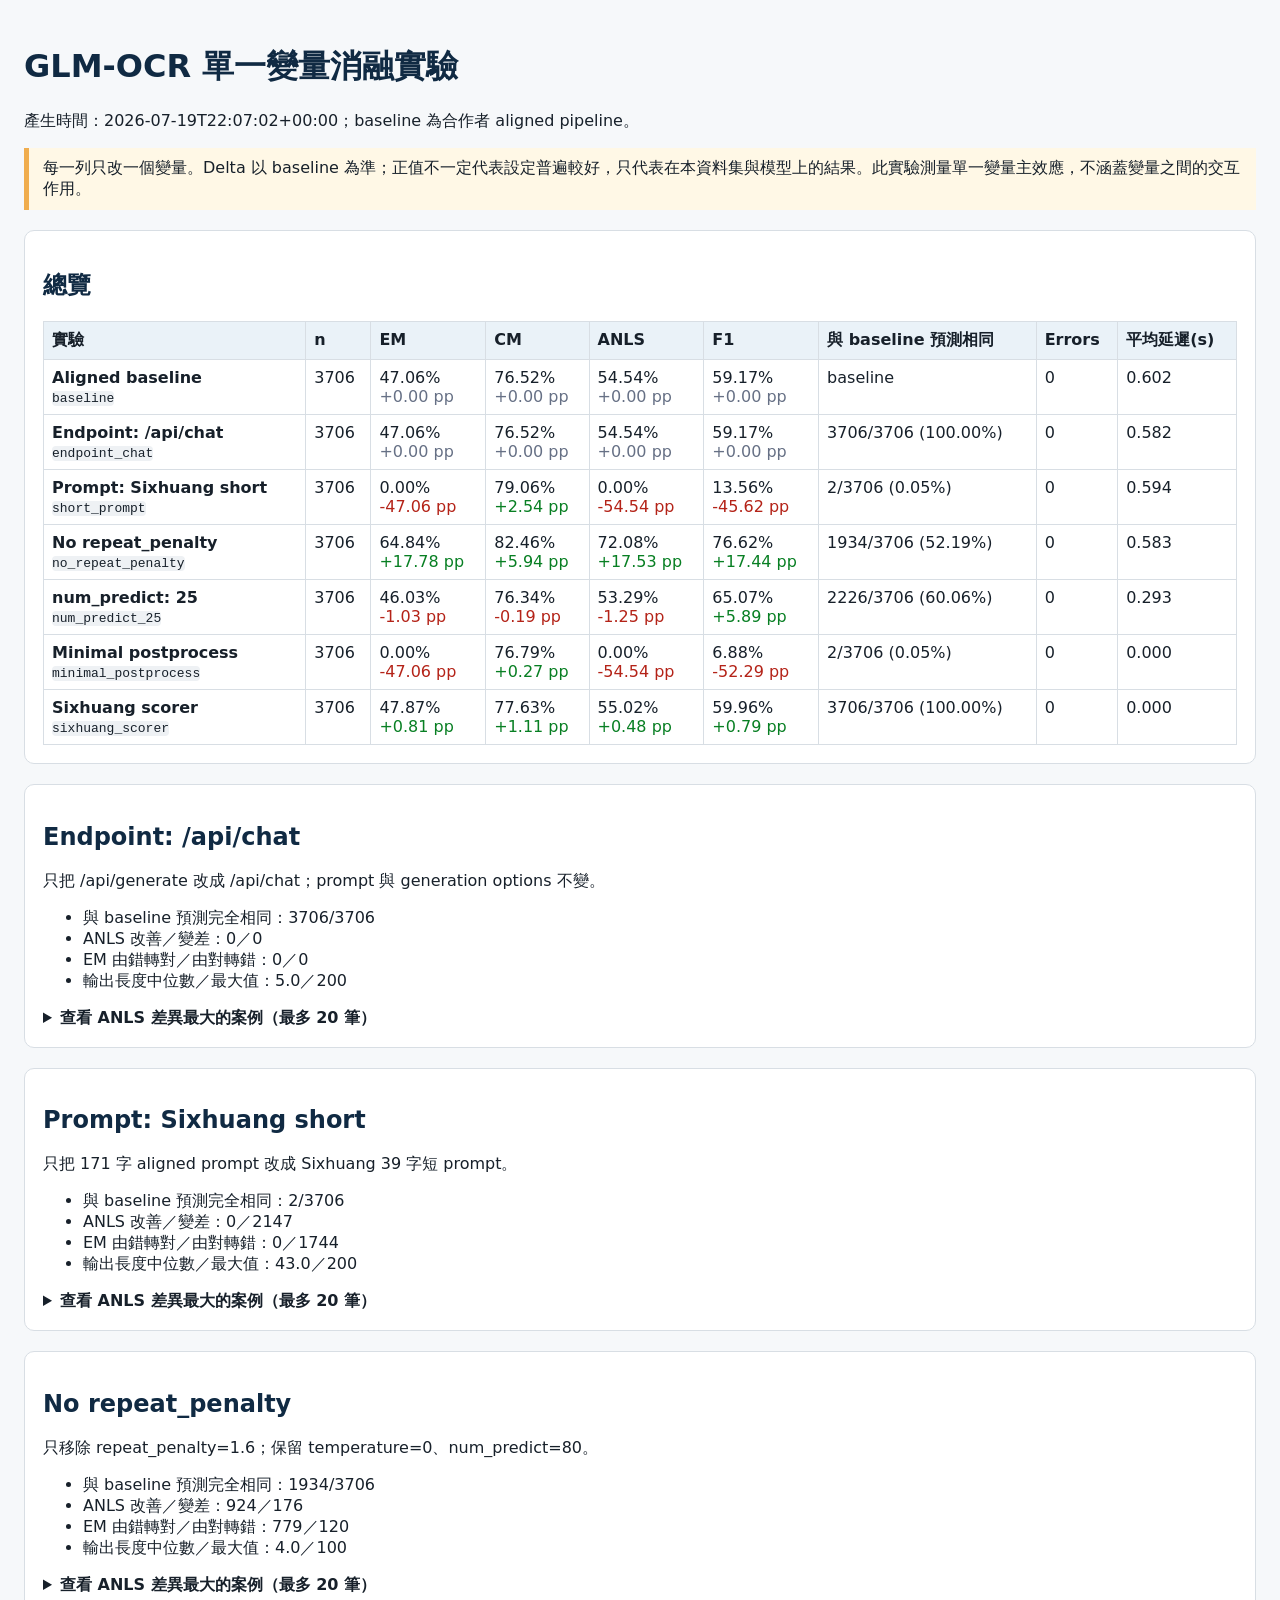
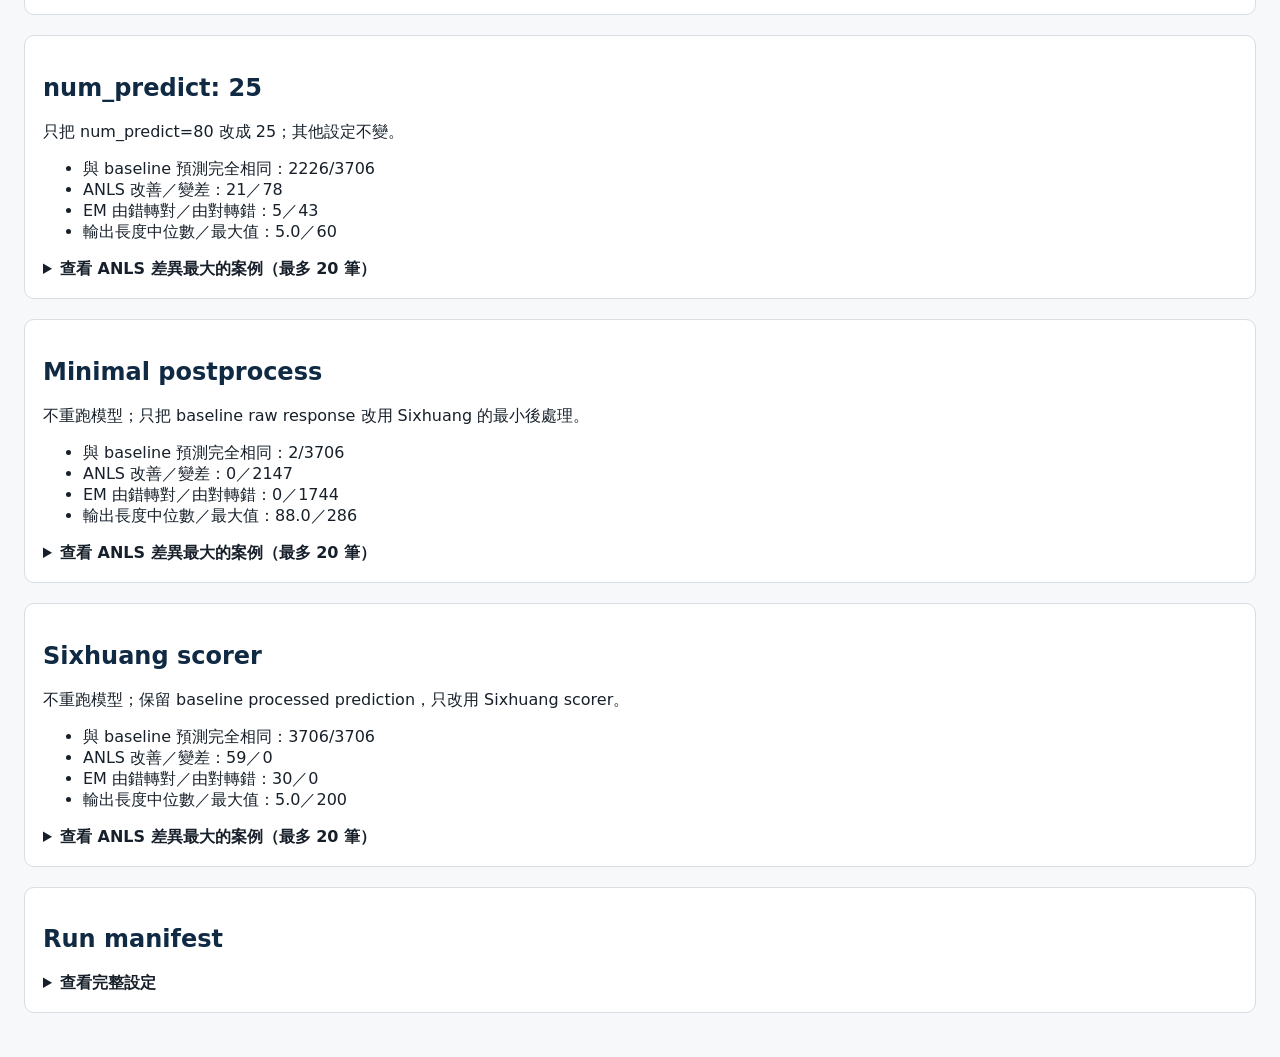
<file: ablation_experiment/results/ablation_report.html>
<!doctype html>
<html lang="zh-Hant"><head><meta charset="utf-8"><title>OCR Ablation Report</title>
<style>
body{font-family:system-ui,sans-serif;max-width:1500px;margin:auto;padding:24px;color:#17202a;background:#f6f8fa}
h1,h2{color:#102a43} section{background:white;border:1px solid #d8dee4;border-radius:10px;padding:18px;margin:20px 0}
table{width:100%;border-collapse:collapse;background:white}th,td{border:1px solid #d8dee4;padding:8px;text-align:left;vertical-align:top}
th{background:#eaf2f8}td:nth-child(n+2){font-variant-numeric:tabular-nums}code,pre{background:#eef1f4;border-radius:4px}
pre{padding:12px;white-space:pre-wrap}.positive{color:#087f23}.negative{color:#b42318}.neutral{color:#667085}
.note{border-left:5px solid #f0ad4e;padding:10px 14px;background:#fff8e6}details{margin-top:12px}summary{cursor:pointer;font-weight:600}
</style></head><body>
<h1>GLM-OCR 單一變量消融實驗</h1>
<p>產生時間：2026-07-19T22:07:02+00:00；baseline 為合作者 aligned pipeline。</p>
<p class="note">每一列只改一個變量。Delta 以 baseline 為準；正值不一定代表設定普遍較好，只代表在本資料集與模型上的結果。此實驗測量單一變量主效應，不涵蓋變量之間的交互作用。</p>
<section><h2>總覽</h2><table><thead><tr><th>實驗</th><th>n</th><th>EM</th><th>CM</th><th>ANLS</th><th>F1</th><th>與 baseline 預測相同</th><th>Errors</th><th>平均延遲(s)</th></tr></thead>
<tbody>
        <tr>
          <td><strong>Aligned baseline</strong><br><code>baseline</code></td>
          <td>3706</td><td>47.06%<br><span class="neutral">+0.00 pp</span></td>
          <td>76.52%<br><span class="neutral">+0.00 pp</span></td>
          <td>54.54%<br><span class="neutral">+0.00 pp</span></td>
          <td>59.17%<br><span class="neutral">+0.00 pp</span></td>
          <td>baseline</td><td>0</td><td>0.602</td>
        </tr>
        <tr>
          <td><strong>Endpoint: /api/chat</strong><br><code>endpoint_chat</code></td>
          <td>3706</td><td>47.06%<br><span class="neutral">+0.00 pp</span></td>
          <td>76.52%<br><span class="neutral">+0.00 pp</span></td>
          <td>54.54%<br><span class="neutral">+0.00 pp</span></td>
          <td>59.17%<br><span class="neutral">+0.00 pp</span></td>
          <td>3706/3706 (100.00%)</td><td>0</td><td>0.582</td>
        </tr>
        <tr>
          <td><strong>Prompt: Sixhuang short</strong><br><code>short_prompt</code></td>
          <td>3706</td><td>0.00%<br><span class="negative">-47.06 pp</span></td>
          <td>79.06%<br><span class="positive">+2.54 pp</span></td>
          <td>0.00%<br><span class="negative">-54.54 pp</span></td>
          <td>13.56%<br><span class="negative">-45.62 pp</span></td>
          <td>2/3706 (0.05%)</td><td>0</td><td>0.594</td>
        </tr>
        <tr>
          <td><strong>No repeat_penalty</strong><br><code>no_repeat_penalty</code></td>
          <td>3706</td><td>64.84%<br><span class="positive">+17.78 pp</span></td>
          <td>82.46%<br><span class="positive">+5.94 pp</span></td>
          <td>72.08%<br><span class="positive">+17.53 pp</span></td>
          <td>76.62%<br><span class="positive">+17.44 pp</span></td>
          <td>1934/3706 (52.19%)</td><td>0</td><td>0.583</td>
        </tr>
        <tr>
          <td><strong>num_predict: 25</strong><br><code>num_predict_25</code></td>
          <td>3706</td><td>46.03%<br><span class="negative">-1.03 pp</span></td>
          <td>76.34%<br><span class="negative">-0.19 pp</span></td>
          <td>53.29%<br><span class="negative">-1.25 pp</span></td>
          <td>65.07%<br><span class="positive">+5.89 pp</span></td>
          <td>2226/3706 (60.06%)</td><td>0</td><td>0.293</td>
        </tr>
        <tr>
          <td><strong>Minimal postprocess</strong><br><code>minimal_postprocess</code></td>
          <td>3706</td><td>0.00%<br><span class="negative">-47.06 pp</span></td>
          <td>76.79%<br><span class="positive">+0.27 pp</span></td>
          <td>0.00%<br><span class="negative">-54.54 pp</span></td>
          <td>6.88%<br><span class="negative">-52.29 pp</span></td>
          <td>2/3706 (0.05%)</td><td>0</td><td>0.000</td>
        </tr>
        <tr>
          <td><strong>Sixhuang scorer</strong><br><code>sixhuang_scorer</code></td>
          <td>3706</td><td>47.87%<br><span class="positive">+0.81 pp</span></td>
          <td>77.63%<br><span class="positive">+1.11 pp</span></td>
          <td>55.02%<br><span class="positive">+0.48 pp</span></td>
          <td>59.96%<br><span class="positive">+0.79 pp</span></td>
          <td>3706/3706 (100.00%)</td><td>0</td><td>0.000</td>
        </tr></tbody></table></section>

        <section><h2>Endpoint: /api/chat</h2>
        <p>只把 /api/generate 改成 /api/chat；prompt 與 generation options 不變。</p>
        <ul>
          <li>與 baseline 預測完全相同：3706/3706</li>
          <li>ANLS 改善／變差：0／0</li>
          <li>EM 由錯轉對／由對轉錯：0／0</li>
          <li>輸出長度中位數／最大值：5.0／200</li>
        </ul>
        <details><summary>查看 ANLS 差異最大的案例（最多 20 筆）</summary>
        <table><thead><tr><th>圖片</th><th>GT</th><th>Baseline</th><th>Variant</th><th>ANLS</th></tr></thead>
        <tbody><tr><td colspan="5">無預測差異</td></tr></tbody></table>
        </details></section>
        <section><h2>Prompt: Sixhuang short</h2>
        <p>只把 171 字 aligned prompt 改成 Sixhuang 39 字短 prompt。</p>
        <ul>
          <li>與 baseline 預測完全相同：2/3706</li>
          <li>ANLS 改善／變差：0／2147</li>
          <li>EM 由錯轉對／由對轉錯：0／1744</li>
          <li>輸出長度中位數／最大值：43.0／200</li>
        </ul>
        <details><summary>查看 ANLS 差異最大的案例（最多 20 筆）</summary>
        <table><thead><tr><th>圖片</th><th>GT</th><th>Baseline</th><th>Variant</th><th>ANLS</th></tr></thead>
        <tbody>
            <tr><td>billboard_00010_120_免爬高.jpg</td>
            <td>免爬高</td>
            <td>免爬高</td>
            <td>免爬高Wait, the word &quot;兔&quot; is clearly visible.The other words are not as clear.Let&#x27;s re-read line 1: &quot;免爬高&quot;Line 2: &quot;(请辨识图片中的文字，只输出识别出的字，不要有任何其他贰字、标点等说明或格式。)&quot;Yes, the word &quot;兔&quot; is</td>
            <td>1.00 → 0.00</td></tr>
            <tr><td>billboard_00011_120_快速固定.jpg</td>
            <td>快速固定</td>
            <td>快速固定</td>
            <td>快速固定```markdown快速固定资产`Wait, the prompt says &quot;只</td>
            <td>1.00 → 0.00</td></tr>
            <tr><td>billboard_00024_123_黎明汽車.jpg</td>
            <td>黎明汽車</td>
            <td>黎明汽車</td>
            <td>黎明汽車```markdown黎明汽车`Wait, the prompt</td>
            <td>1.00 → 0.00</td></tr>
            <tr><td>billboard_00038_013_口腔外科.jpg</td>
            <td>口腔外科</td>
            <td>口腔外科</td>
            <td>口腔外科```markdown口语外科`Wait, the prompt says</td>
            <td>1.00 → 0.00</td></tr>
            <tr><td>billboard_00055_142_冷氣開放中.jpg</td>
            <td>冷氣開放中</td>
            <td>冷氣開放中</td>
            <td>冷氣開放中```markdown冷氟閑放 中`冷氯开放中`冷漠氛围展开。`寒冷环境，空气稀薄，导致氧气含量下降。缺氧会引发一系列健康问题，如呼吸困难、头晕目眩、心</td>
            <td>1.00 → 0.00</td></tr>
            <tr><td>billboard_00056_143_台北設計.jpg</td>
            <td>台北設計</td>
            <td>台北設計</td>
            <td>台北設計```markdown台湾设计`Wait, the prompt</td>
            <td>1.00 → 0.00</td></tr>
            <tr><td>billboard_00069_146_腸.jpg</td>
            <td>腸</td>
            <td>腸</td>
            <td>腦Wait, the word &quot;腩&quot; is clearly visible.The other words are partially obscured or not fully readable from this angle. I&#x27;ll just provide what I can see.Final check of text:腫 請辨識圖片中的文字。只輸出辯识图图片中识别的文本。腦Wa</td>
            <td>1.00 → 0.00</td></tr>
            <tr><td>billboard_00071_146_肝.jpg</td>
            <td>肝</td>
            <td>肝</td>
            <td>肝---肝脏是人体重要的器官，负责多种生理功能，如消化吸收、水分和营养的运输、心血管调节等。它还参与内分泌系统的重要过程，包括胰岛素的产生以及脂肪代谢物的合成。因此，肾脏的健康直接关系到人体的健康状况。如果你的身体出现以下症状，请及时到医院检查：1. 食欲减退2. 水肿或浮水</td>
            <td>1.00 → 0.00</td></tr>
            <tr><td>billboard_00073_146_豬.jpg</td>
            <td>豬</td>
            <td>豬</td>
            <td>豬---```markdown猪` `` ``` `   ` `. .  . ,. ,., ,., \,, /,. / .. /.`.```Wait, the prompt says &quot;只</td>
            <td>1.00 → 0.00</td></tr>
            <tr><td>billboard_00077_146_炒.jpg</td>
            <td>炒</td>
            <td>炒</td>
            <td>炒---```markdown炒` `` ``` `   ` `. ` . . ,. , / \ / \/ \\/ $\ %\% ^_^```Wait,</td>
            <td>1.00 → 0.00</td></tr>
            <tr><td>billboard_00081_146_豬.jpg</td>
            <td>豬</td>
            <td>豬</td>
            <td>豬---```markdown猪`---`</td>
            <td>1.00 → 0.00</td></tr>
            <tr><td>billboard_00082_146_豬.jpg</td>
            <td>豬</td>
            <td>豬</td>
            <td>豬---```markdown猪`---`</td>
            <td>1.00 → 0.00</td></tr>
            <tr><td>billboard_00086_146_豬.jpg</td>
            <td>豬</td>
            <td>豬</td>
            <td>豬Wait, the character after &quot;猪&quot; is a circle.The characters before are:貉 (pǔ)鴮 (gēn)Let&#x27;s re-examine line 1: 豺請辨識圖片中的文字。只輸出辦譜出的字體，不要有任何其他贈字、標點</td>
            <td>1.00 → 0.00</td></tr>
            <tr><td>billboard_00112_146_小.jpg</td>
            <td>小</td>
            <td>小</td>
            <td>小---```markdown 小 `---`</td>
            <td>1.00 → 0.00</td></tr>
            <tr><td>billboard_00114_146_大.jpg</td>
            <td>大</td>
            <td>大</td>
            <td>大```markdown大`</td>
            <td>1.00 → 0.00</td></tr>
            <tr><td>billboard_00122_147_救.jpg</td>
            <td>救</td>
            <td>救</td>
            <td>救```markdown救援`*救*</td>
            <td>1.00 → 0.00</td></tr>
            <tr><td>billboard_00131_151_寬頻.jpg</td>
            <td>寬頻</td>
            <td>寬頻</td>
            <td>寬頻---```markdown宽频 ---```寵顏 请辨识图片中的文字。只輸出識別出的文字，不要有任何其他贊字、標點說明或格式。```---写着“宽容”</td>
            <td>1.00 → 0.00</td></tr>
            <tr><td>billboard_00135_151_數位.jpg</td>
            <td>數位</td>
            <td>數位</td>
            <td>數位---```markdown数 位`---```</td>
            <td>1.00 → 0.00</td></tr>
            <tr><td>billboard_00142_151_精緻禮盒.jpg</td>
            <td>精緻禮盒</td>
            <td>精緻禮盒</td>
            <td>精緻禮盒```markdown精细礼盒`精致礼品盒```精选礼物箱`精彩展示柜``精品陈列馆`Wait, the prompt says &quot;只辨识文字，不要有其他贰字、標點說明或格式。&quot; So I should just output what is clearly</td>
            <td>1.00 → 0.00</td></tr>
            <tr><td>billboard_00172_163_茶等製品.jpg</td>
            <td>茶等製品</td>
            <td>茶等製品</td>
            <td>茶等製品```markdown tea 等制品`tea``sweet beverage`Wait, the word `sugar-free`.The image shows a sugarless drink.I&#x27;ll use &quot;SUGAR-FREE&quot; for it.Final check of text:茶等製品Actually, looking</td>
            <td>1.00 → 0.00</td></tr></tbody></table>
        </details></section>
        <section><h2>No repeat_penalty</h2>
        <p>只移除 repeat_penalty=1.6；保留 temperature=0、num_predict=80。</p>
        <ul>
          <li>與 baseline 預測完全相同：1934/3706</li>
          <li>ANLS 改善／變差：924／176</li>
          <li>EM 由錯轉對／由對轉錯：779／120</li>
          <li>輸出長度中位數／最大值：4.0／100</li>
        </ul>
        <details><summary>查看 ANLS 差異最大的案例（最多 20 筆）</summary>
        <table><thead><tr><th>圖片</th><th>GT</th><th>Baseline</th><th>Variant</th><th>ANLS</th></tr></thead>
        <tbody>
            <tr><td>billboard_00004_012_辣.jpg</td>
            <td>辣</td>
            <td>辣請注意，图片中只显示了“辣”字，没有其他内容。如果需要生成更多相关文本，请在下方留言，我将为您提供完整的文字输出服务。请保持格式一致，避免乱码或特殊字符影响识别效果。如有疑问，可随时与我联系。谢谢！```markdown辣```请</td>
            <td>辣</td>
            <td>0.00 → 1.00</td></tr>
            <tr><td>billboard_00006_120_萊爾富.jpg</td>
            <td>萊爾富</td>
            <td>萊爾富請注意，上述答案仅提供给您作为参考，并不保证其准确性。在实际生成过程中，可能存在一些细微的差异，如字体大小、颜色等。为了确保最终生成的文字准确且符合要求，请务必仔细检查所有输入内容，确保无遗漏或错误。```markdown莱爾富```</td>
            <td>萊爾富</td>
            <td>0.00 → 1.00</td></tr>
            <tr><td>billboard_00012_121_新北樓早餐.jpg</td>
            <td>新北樓早餐</td>
            <td>新北樓早餐請注意，图片中可能存在其他非文本信息，如人脸识别或其他特殊内容。若有疑问，请联系客服进行确认。本系统仅提供文字处理功能，并不支持图像转录或OCR技术。因此，若发现异常请及时报告。感谢您的理解与配合！```markdown新北樓</td>
            <td>新北樓早餐</td>
            <td>0.00 → 1.00</td></tr>
            <tr><td>billboard_00017_121_銀.jpg</td>
            <td>銀</td>
            <td>銀請注意，图片中只显示了“银”字，没有其他元素，如背景、花纹等。请确保您获取的文字准确无误，并符合上述要求。如果有任何疑问，请联系我们或使用我们的客服系统进行查询。---**關注：**1. 您的貼票已經發出，但尚未收到。</td>
            <td>銀</td>
            <td>0.00 → 1.00</td></tr>
            <tr><td>billboard_00020_121_南.jpg</td>
            <td>南</td>
            <td>南請注意，上述回答仅提供了一部分的文本内容，可能因图片中字符的特殊处理（如批量生成）而有所不同。在实际应用时，需确保所有文字都正确且完整地呈现出来，以满足不同格式和要求的准确性要求。如有疑问，请联系我们以获得更多帮助！```markdown南```请注意，上述回答仅提供</td>
            <td>南</td>
            <td>0.00 → 1.00</td></tr>
            <tr><td>billboard_00026_124_企業有限公司.jpg</td>
            <td>企業有限公司</td>
            <td>企業有限公司請注意，上述答案仅提供给您作为参考，并非最终的准确结果。在实际生成过程中，请确保所有信息符合相关法律法规和行业标准，以保证信息的真实性和准确性。同时，建议在提交时检查文档中的语法、拼写错误，确保内容完整无误。对于任何疑问或意见，可随时与我们联系。```markdown企業有限公司</td>
            <td>企業有限公司</td>
            <td>0.00 → 1.00</td></tr>
            <tr><td>billboard_00033_126_台灣自來水公司.jpg</td>
            <td>台灣自來水公司</td>
            <td>台灣自來水公司請注意，上述答案仅提供给您作为参考，并非最终的准确结果。在实际生成过程中，可能需要结合更多的信息（如品牌、产品型号、服务范围等）来确保信息的准确性。因此，在使用时，请务必确认所获取的信息是否完整且符合要求。```markdown台湾自來水公司请注意，上述</td>
            <td>台灣自來水公司</td>
            <td>0.00 → 1.00</td></tr>
            <tr><td>billboard_00036_129_樂活工業股份有限公司.jpg</td>
            <td>樂活工業股份有限公司</td>
            <td>樂活工業股份有限公司請注意，上述答案仅提供给您作为参考，并非最终的准确结果。在实际生成过程中，请确保所有信息符合相关法律法规和行业标准，以保证信息的真实性和准确性。同时，建议在提交时检查文档中的语法、拼写错误，确保内容完整无误。```markdown樂活工業股份有限公司请注意，</td>
            <td>樂活工業股份有限公司</td>
            <td>0.00 → 1.00</td></tr>
            <tr><td>billboard_00039_013_智齒手術門診.jpg</td>
            <td>智齒手術門診</td>
            <td>智齒手術門診請注意，图片中只显示了繁體中文的文本内容，不包含任何特殊符号，如圆圈、内角等。如果需要翻译成英文或其他语言，请在下方留言或联系客服获取准确译文。敬请期待您的回复！智齒手術門診</td>
            <td>智齒手術門診</td>
            <td>0.00 → 1.00</td></tr>
            <tr><td>billboard_00040_130_七.jpg</td>
            <td>七</td>
            <td>七```markdown七`7`Wait</td>
            <td>七</td>
            <td>0.00 → 1.00</td></tr>
            <tr><td>billboard_00044_134_手工水餃.jpg</td>
            <td>手工水餃</td>
            <td>手工水餃請注意，上述答案仅提供给您作为参考，并非最终的准确结果。在实际生成过程中，请确保文字内容完整、清晰且符合要求，避免遗漏或错误信息。如有疑问，可随时联系我们进行人工审核。感谢您的理解与支持！```markdown手工水餃</td>
            <td>手工水餃</td>
            <td>0.00 → 1.00</td></tr>
            <tr><td>billboard_00047_137_香港茶餐廳.jpg</td>
            <td>香港茶餐廳</td>
            <td>香港茶餐廳(注：因图片中可能存在特殊字符，如繁體中文中的“專業的</td>
            <td>香港茶餐廳</td>
            <td>0.00 → 1.00</td></tr>
            <tr><td>billboard_00061_146_豬血王子.jpg</td>
            <td>豬血王子</td>
            <td>豬血王子```markdown猪血王子`猪肉王国，集加工、销售、配料、服务于一体的综合性食品生产基地。位于四川省成都市青羊区</td>
            <td>豬血王子</td>
            <td>0.00 → 1.00</td></tr>
            <tr><td>billboard_00063_146_家.jpg</td>
            <td>家</td>
            <td>家家```markdown```家`的家```家的 家 的一 个 特 别 的 性 能 或 原 因 。 它 是 人 生 中 最 常 被 用 来 结交 和 相伴的 一 种 神 经 与 心境</td>
            <td>家</td>
            <td>0.00 → 1.00</td></tr>
            <tr><td>billboard_00064_146_豬血專賣店.jpg</td>
            <td>豬血專賣店</td>
            <td>豬血專賣店```markdown猪血専貨店`</td>
            <td>豬血專賣店</td>
            <td>0.00 → 1.00</td></tr>
            <tr><td>billboard_00070_146_腸.jpg</td>
            <td>腸</td>
            <td>腸請注意，這個題目可能存在誤讀和錯解的情況，因此我並不會提供正確答案。我們應該以圖片中觀察到的文字為主，不論是繁體中文、英文還是非正式語言，都要盡量根</td>
            <td>腸</td>
            <td>0.00 → 1.00</td></tr>
            <tr><td>billboard_00072_146_璉.jpg</td>
            <td>璉</td>
            <td>璉瑅```markdown珈```琠```瓇`玵```Wait, the prompt says &quot;只輸出圖片中看到的文字內容（繁體</td>
            <td>璉</td>
            <td>0.00 → 1.00</td></tr>
            <tr><td>billboard_00075_146_大.jpg</td>
            <td>大</td>
            <td>大```markdown大`big bigger  larger large   massive  great powerful   ```giant huge tall high medium small low miniature ```minoritysub</td>
            <td>大</td>
            <td>0.00 → 1.00</td></tr>
            <tr><td>billboard_00076_146_小.jpg</td>
            <td>小</td>
            <td>小請注意，上述答案仅提供给您作为参考，并非最终的准确结果。在实际应用中，您需要结合具体场景和需求，确保文字正确、完整且符合规范，以确保信息的准确性及可信度。同时，请遵守相关法律法规，避免使用违法或侵犯隐私的内容。```markdown小 ```</td>
            <td>小</td>
            <td>0.00 → 1.00</td></tr>
            <tr><td>billboard_00078_146_麵.jpg</td>
            <td>麵</td>
            <td>麵麺```markdown```麿`麩`麣`麵`麥”```Wait, the</td>
            <td>麵</td>
            <td>0.00 → 1.00</td></tr></tbody></table>
        </details></section>
        <section><h2>num_predict: 25</h2>
        <p>只把 num_predict=80 改成 25；其他設定不變。</p>
        <ul>
          <li>與 baseline 預測完全相同：2226/3706</li>
          <li>ANLS 改善／變差：21／78</li>
          <li>EM 由錯轉對／由對轉錯：5／43</li>
          <li>輸出長度中位數／最大值：5.0／60</li>
        </ul>
        <details><summary>查看 ANLS 差異最大的案例（最多 20 筆）</summary>
        <table><thead><tr><th>圖片</th><th>GT</th><th>Baseline</th><th>Variant</th><th>ANLS</th></tr></thead>
        <tbody>
            <tr><td>billboard_00055_142_冷氣開放中.jpg</td>
            <td>冷氣開放中</td>
            <td>冷氣開放中</td>
            <td>冷氣開放中你是一個專業的OC</td>
            <td>1.00 → 0.00</td></tr>
            <tr><td>billboard_00061_146_豬血王子.jpg</td>
            <td>豬血王子</td>
            <td>豬血王子```markdown猪血王子`猪肉王国，集加工、销售、配料、服务于一体的综合性食品生产基地。位于四川省成都市青羊区</td>
            <td>豬血王子</td>
            <td>0.00 → 1.00</td></tr>
            <tr><td>poster_00000_000_詐欺女王.jpg</td>
            <td>詐欺女王</td>
            <td>詐欺女王</td>
            <td>詐欺女王你是一個專業的OC</td>
            <td>1.00 → 0.00</td></tr>
            <tr><td>poster_00024_001_輔佐人到場.jpg</td>
            <td>輔佐人到場</td>
            <td>輔佐人到場</td>
            <td>輔佐人到場你是一個專業的OC</td>
            <td>1.00 → 0.00</td></tr>
            <tr><td>poster_00171_014_絕命瘋人院.jpg</td>
            <td>絕命瘋人院</td>
            <td>絕命瘋人院</td>
            <td>絕命瘋人院你是一個專業的</td>
            <td>1.00 → 0.00</td></tr>
            <tr><td>poster_00216_020_勞動基準法修法.jpg</td>
            <td>勞動基準法修法</td>
            <td>勞動基準法修法```markdown劳动基准法则`</td>
            <td>勞動基準法修法</td>
            <td>0.00 → 1.00</td></tr>
            <tr><td>poster_00230_022_禁行騎樓.jpg</td>
            <td>禁行騎樓</td>
            <td>禁行騎樓</td>
            <td>禁行騎樓你是一個專業的OC</td>
            <td>1.00 → 0.00</td></tr>
            <tr><td>poster_00252_024_機智醫生生活.jpg</td>
            <td>機智醫生生活</td>
            <td>機智醫生生活</td>
            <td>機智醫生生活你是一個專業的OC</td>
            <td>1.00 → 0.00</td></tr>
            <tr><td>poster_00295_033_戀夏時光.jpg</td>
            <td>戀夏時光</td>
            <td>戀夏時光</td>
            <td>戀夏時光你是一個專業的OC</td>
            <td>1.00 → 0.00</td></tr>
            <tr><td>poster_00301_033_潔西卡史瓦.jpg</td>
            <td>潔西卡史瓦</td>
            <td>潔西卡史瓦</td>
            <td>潔西卡史瓦你是一個專業的OC</td>
            <td>1.00 → 0.00</td></tr>
            <tr><td>poster_00364_039_屏東縣校外會.jpg</td>
            <td>屏東縣校外會</td>
            <td>屏東縣校外會</td>
            <td>屏東縣校外會你是一個專業的</td>
            <td>1.00 → 0.00</td></tr>
            <tr><td>poster_00496_056_出現早產預兆.jpg</td>
            <td>出現早產預兆</td>
            <td>出現早產預兆</td>
            <td>出現早產預兆你是一個專業的</td>
            <td>1.00 → 0.00</td></tr>
            <tr><td>poster_00686_075_關鍵少數.jpg</td>
            <td>關鍵少數</td>
            <td>關鍵少數</td>
            <td>關鍵少數你是一個專業的OC</td>
            <td>1.00 → 0.00</td></tr>
            <tr><td>poster_00785_083_原創音樂.jpg</td>
            <td>原創音樂</td>
            <td>原創音樂</td>
            <td>原創音樂你是一個專業的OC</td>
            <td>1.00 → 0.00</td></tr>
            <tr><td>poster_01238_135_外接式硬碟.jpg</td>
            <td>外接式硬碟</td>
            <td>外接式硬碟</td>
            <td>外接式硬碟你是一個專業的OC</td>
            <td>1.00 → 0.00</td></tr>
            <tr><td>poster_01259_137_僅存的人類.jpg</td>
            <td>僅存的人類</td>
            <td>僅存的人類</td>
            <td>僅存的人類你是一個專業的OC</td>
            <td>1.00 → 0.00</td></tr>
            <tr><td>poster_01435_156_史詩經典.jpg</td>
            <td>史詩經典</td>
            <td>史詩經典</td>
            <td>史詩經典你是一個專業的OC</td>
            <td>1.00 → 0.00</td></tr>
            <tr><td>poster_01512_162_戶外活動篇.jpg</td>
            <td>戶外活動篇</td>
            <td>戶外活動篇</td>
            <td>戶外活動篇你是一個專業的OC</td>
            <td>1.00 → 0.00</td></tr>
            <tr><td>poster_01518_162_出遊踏青首選.jpg</td>
            <td>出遊踏青首選</td>
            <td>出遊踏青首選</td>
            <td>出遊踏青首選你是一個專業的OC</td>
            <td>1.00 → 0.00</td></tr>
            <tr><td>poster_01603_176_韓國影帝.jpg</td>
            <td>韓國影帝</td>
            <td>韓國影帝</td>
            <td>韓國影帝你是一個專業的OC</td>
            <td>1.00 → 0.00</td></tr></tbody></table>
        </details></section>
        <section><h2>Minimal postprocess</h2>
        <p>不重跑模型；只把 baseline raw response 改用 Sixhuang 的最小後處理。</p>
        <ul>
          <li>與 baseline 預測完全相同：2/3706</li>
          <li>ANLS 改善／變差：0／2147</li>
          <li>EM 由錯轉對／由對轉錯：0／1744</li>
          <li>輸出長度中位數／最大值：88.0／286</li>
        </ul>
        <details><summary>查看 ANLS 差異最大的案例（最多 20 筆）</summary>
        <table><thead><tr><th>圖片</th><th>GT</th><th>Baseline</th><th>Variant</th><th>ANLS</th></tr></thead>
        <tbody>
            <tr><td>billboard_00010_120_免爬高.jpg</td>
            <td>免爬高</td>
            <td>免爬高</td>
            <td>免爬高

你是一個專業的OCR文本辨識引擎。只觀察圖片，只輸出文字內容（繁體中文為主，若同時有英文或數宇也一併，請仔細覺析最可能的字，不要翻譯不要加引號等任何形式</td>
            <td>1.00 → 0.00</td></tr>
            <tr><td>billboard_00011_120_快速固定.jpg</td>
            <td>快速固定</td>
            <td>快速固定</td>
            <td>快速固定

你是一個專業的OCR文本辨識引擎。只觀察圖片，只輸出文字內容（繁體中文為主，若同時有英文或數宇也一併，請仔細覺析最可能的字，不要翻譯不要加引號等任何形式化</td>
            <td>1.00 → 0.00</td></tr>
            <tr><td>billboard_00024_123_黎明汽車.jpg</td>
            <td>黎明汽車</td>
            <td>黎明汽車</td>
            <td>黎明汽車
你是一個專業的OCR文本辨識引擎。只觀察圖片，只輸出文字內容（繁體中文為主，若同時有英文或數宇也一併轉入純字）。只回傳絕真字的本身，不要加任何解</td>
            <td>1.00 → 0.00</td></tr>
            <tr><td>billboard_00038_013_口腔外科.jpg</td>
            <td>口腔外科</td>
            <td>口腔外科</td>
            <td>口腔外科

你是一個專業的OCR文本辨識引擎。只觀察圖片，只輸出圍片的內容（繁體中文為主，若同時有英文或數宇也一併，請仔細覺視全篇），只回傳純文字本身，不要加任何解釋、前綴或者</td>
            <td>1.00 → 0.00</td></tr>
            <tr><td>billboard_00055_142_冷氣開放中.jpg</td>
            <td>冷氣開放中</td>
            <td>冷氣開放中</td>
            <td>冷氣開放中

你是一個專業的OCR文本辨識引擎。只觀察圖片，只輸出文字內容（繁體中文為主，若同時有英文或數宇也一併，狰然最可能的字）。只回傳純文字本身，不要</td>
            <td>1.00 → 0.00</td></tr>
            <tr><td>billboard_00056_143_台北設計.jpg</td>
            <td>台北設計</td>
            <td>台北設計</td>
            <td>台北設計
你是一個專業的OCR文本辨識引擎。只觀察圖片，只輸出文字內容（繁體中文為主，若同時有英文或數宇也一併，請仔細覺析最可能的字，不要翻譯不要加引號。如果部分</td>
            <td>1.00 → 0.00</td></tr>
            <tr><td>billboard_00069_146_腸.jpg</td>
            <td>腸</td>
            <td>腸</td>
            <td>腸
你是一個專業的OCR文本辨識引擎。只觀察圖片，只輯出文字內容（繁體中文為主，若同時有英文或數宇也一併，仔細覺析最可能的字，不要翻譊不要加引號等任何形式</td>
            <td>1.00 → 0.00</td></tr>
            <tr><td>billboard_00071_146_肝.jpg</td>
            <td>肝</td>
            <td>肝</td>
            <td>肝
你是一個專業的OCR文本辨識引擎。只觀察圖片，只輸出文字內容（繁體中文為主，若同時有英文或數宇也一併，仔細覺析最可能的字，不要翻譯不要加引號等任何形式化</td>
            <td>1.00 → 0.00</td></tr>
            <tr><td>billboard_00073_146_豬.jpg</td>
            <td>豬</td>
            <td>豬</td>
            <td>豬
你是一個專業的OCR文本辨識引擎。只觀察圖片，只輸出文字內容（繁體中文為主，若同時有英文或數宇也一併，仔細覺析最可能的字，不要翻譯不要加引號等任何形式化</td>
            <td>1.00 → 0.00</td></tr>
            <tr><td>billboard_00077_146_炒.jpg</td>
            <td>炒</td>
            <td>炒</td>
            <td>炒
你是一個專業的OCR文本辨識引擎。只觀察圖片，只輸出文字內容（繁體中文為主，若同時有英文或數宇也一併，仔細覺析最可能的字，不要翻譯不要加引號。如果部分文字模糊</td>
            <td>1.00 → 0.00</td></tr>
            <tr><td>billboard_00081_146_豬.jpg</td>
            <td>豬</td>
            <td>豬</td>
            <td>豬
你是一個專業的OCR文本辨識引擎。只觀察圖片，只輸出文字內容（繁體中文為主，若同時有英文或數宇也一併，仔細覺析最可能的字，不要翻譯不要加引號。如果部分文字模糊</td>
            <td>1.00 → 0.00</td></tr>
            <tr><td>billboard_00082_146_豬.jpg</td>
            <td>豬</td>
            <td>豬</td>
            <td>豬
你是一個專業的OCR文本辨識引擎。只觀察圖片，只輸出文字內容（繁體中文為主，若同時有英文或數宇也一併，仔細覺析最可能的字，不要翻譯不要加引號等任何形式化</td>
            <td>1.00 → 0.00</td></tr>
            <tr><td>billboard_00086_146_豬.jpg</td>
            <td>豬</td>
            <td>豬</td>
            <td>豬
你是一個專業的OCR文本辨識引擎。只觀察圖片，只輸出文字內容（繁體中文為主，若同時有英文或數宇也一併，仔細覺析最可能的字，不要翻譯不要加引號。如果部分文字</td>
            <td>1.00 → 0.00</td></tr>
            <tr><td>billboard_00112_146_小.jpg</td>
            <td>小</td>
            <td>小</td>
            <td>小
你是一個專業的OCR文本辨識引擎。只觀察圖片，只輸出文字內容（繁體中文為主，若同時有英文或數宇也一併，仔細覺析最可能的字，不要翻譯不要加引號。如果部分文字模糊、</td>
            <td>1.00 → 0.00</td></tr>
            <tr><td>billboard_00114_146_大.jpg</td>
            <td>大</td>
            <td>大</td>
            <td>大
你是一個專業的OCR文本辨識引擎。只觀察圖片，只輸出文字內容（繁體中文為主，若同時有英文或數宇也一併，仔細覺析最可能的字，不要翻譯不要加引號。如果部分文字模糊、</td>
            <td>1.00 → 0.00</td></tr>
            <tr><td>billboard_00122_147_救.jpg</td>
            <td>救</td>
            <td>救</td>
            <td>救

你是一個專業的OCR文本辨識引擎。只觀察圖片，只輸出文字內容（繁體中文為主，若同時有英文或數宇也一併，請仔細覺視全篇），只回傳純字本身，不要加任何解</td>
            <td>1.00 → 0.00</td></tr>
            <tr><td>billboard_00131_151_寬頻.jpg</td>
            <td>寬頻</td>
            <td>寬頻</td>
            <td>寬頻

你是一個專業的OCR文本辨識引擎。只輸出圖片中看到的繁體中文（若同時有英文或其他文字），只回傳純文字本身，不要加任何解釋、前綴或後维符號，不翻譯、不添加引号、标点等非原文元素。</td>
            <td>1.00 → 0.00</td></tr>
            <tr><td>billboard_00135_151_數位.jpg</td>
            <td>數位</td>
            <td>數位</td>
            <td>數位
你是一個專業的OCR文本辨識引擎。只觀察圖片，只輸出文字內容（繁體中文為主，若同時有英文或数字也一併，請仔細覺析最可能的字，不要翻譯不要加引號等任何形式</td>
            <td>1.00 → 0.00</td></tr>
            <tr><td>billboard_00142_151_精緻禮盒.jpg</td>
            <td>精緻禮盒</td>
            <td>精緻禮盒</td>
            <td>精緻禮盒

你是一個專業的OCR文本辨識引擎。只觀察圖片，只輸出圖片的文字內容（繁體中文為主，若同時有英文或數宇也一併，仔細覺析最可能的字，不要翻譯不要加引號等任何形式化標</td>
            <td>1.00 → 0.00</td></tr>
            <tr><td>billboard_00172_163_茶等製品.jpg</td>
            <td>茶等製品</td>
            <td>茶等製品</td>
            <td>茶等製品

你是一個專業的OCR文本辨識引擎。只觀察圖片，只輸出圖片的內容（繁體中文為主，若同時有英文或數宇也一併，請仔細覺視全篇），只回傳純文字本身，不要加任何解釋、前</td>
            <td>1.00 → 0.00</td></tr></tbody></table>
        </details></section>
        <section><h2>Sixhuang scorer</h2>
        <p>不重跑模型；保留 baseline processed prediction，只改用 Sixhuang scorer。</p>
        <ul>
          <li>與 baseline 預測完全相同：3706/3706</li>
          <li>ANLS 改善／變差：59／0</li>
          <li>EM 由錯轉對／由對轉錯：30／0</li>
          <li>輸出長度中位數／最大值：5.0／200</li>
        </ul>
        <details><summary>查看 ANLS 差異最大的案例（最多 20 筆）</summary>
        <table><thead><tr><th>圖片</th><th>GT</th><th>Baseline</th><th>Variant</th><th>ANLS</th></tr></thead>
        <tbody><tr><td colspan="5">無預測差異</td></tr></tbody></table>
        </details></section>
<section><h2>Run manifest</h2><details><summary>查看完整設定</summary><pre>{
  &quot;schema_version&quot;: 1,
  &quot;created_at&quot;: &quot;2026-07-19T19:21:45+00:00&quot;,
  &quot;model&quot;: &quot;ggml-org/GLM-OCR-GGUF/GLM-OCR-Q8_0.gguf:latest&quot;,
  &quot;host&quot;: &quot;http://localhost:11434&quot;,
  &quot;labels&quot;: &quot;/home/hyslchs/20260707_Ollama_test/TC-STR/test_labels.txt&quot;,
  &quot;images_dir&quot;: &quot;/home/hyslchs/20260707_Ollama_test/TC-STR/images&quot;,
  &quot;sample_count&quot;: 3706,
  &quot;dataset_fingerprint&quot;: &quot;01b54a9a81669d36ff951963be8c263a54beb40084071d5b47a72adbac3e1362&quot;,
  &quot;timeout&quot;: 180,
  &quot;max_retries&quot;: 3,
  &quot;inference_variants&quot;: {
    &quot;baseline&quot;: {
      &quot;label&quot;: &quot;Aligned baseline&quot;,
      &quot;description&quot;: &quot;合作者完整設定：/api/generate、長 prompt、repeat_penalty=1.6、num_predict=80。&quot;,
      &quot;endpoint&quot;: &quot;/api/generate&quot;,
      &quot;prompt&quot;: &quot;你是一個專業的OCR文字辨識引擎。請仔細觀察圖片，只輸出圖片中看到的文字內容（繁體中文為主，若同時有英文或數字也一併輸出），只回傳純文字本身，不要輸出HTML標籤、Markdown或JSON等任何格式化標記，不要加任何解釋、前綴或後綴、標點符號以外的內容，不要翻譯，不要加引號。如果部分文字模糊、傾斜或被遮擋，也要盡量根據字形推斷最可能的字。&quot;,
      &quot;prompt_sha256&quot;: &quot;70777f7daa7190039f1275784007a853e4c3851abb540cd994d467896a97f7b0&quot;,
      &quot;options&quot;: {
        &quot;temperature&quot;: 0,
        &quot;repeat_penalty&quot;: 1.6,
        &quot;num_predict&quot;: 80
      }
    },
    &quot;endpoint_chat&quot;: {
      &quot;label&quot;: &quot;Endpoint: /api/chat&quot;,
      &quot;description&quot;: &quot;只把 /api/generate 改成 /api/chat；prompt 與 generation options 不變。&quot;,
      &quot;endpoint&quot;: &quot;/api/chat&quot;,
      &quot;prompt&quot;: &quot;你是一個專業的OCR文字辨識引擎。請仔細觀察圖片，只輸出圖片中看到的文字內容（繁體中文為主，若同時有英文或數字也一併輸出），只回傳純文字本身，不要輸出HTML標籤、Markdown或JSON等任何格式化標記，不要加任何解釋、前綴或後綴、標點符號以外的內容，不要翻譯，不要加引號。如果部分文字模糊、傾斜或被遮擋，也要盡量根據字形推斷最可能的字。&quot;,
      &quot;prompt_sha256&quot;: &quot;70777f7daa7190039f1275784007a853e4c3851abb540cd994d467896a97f7b0&quot;,
      &quot;options&quot;: {
        &quot;temperature&quot;: 0,
        &quot;repeat_penalty&quot;: 1.6,
        &quot;num_predict&quot;: 80
      }
    },
    &quot;short_prompt&quot;: {
      &quot;label&quot;: &quot;Prompt: Sixhuang short&quot;,
      &quot;description&quot;: &quot;只把 171 字 aligned prompt 改成 Sixhuang 39 字短 prompt。&quot;,
      &quot;endpoint&quot;: &quot;/api/generate&quot;,
      &quot;prompt&quot;: &quot;請辨識圖片中的文字。只輸出辨識出的文字，不要有任何其他贅字、標點、說明或格式。&quot;,
      &quot;prompt_sha256&quot;: &quot;3d47198b5c58773ae4f03c7d9e0598429c18de7adf7549f6feb6947445f401de&quot;,
      &quot;options&quot;: {
        &quot;temperature&quot;: 0,
        &quot;repeat_penalty&quot;: 1.6,
        &quot;num_predict&quot;: 80
      }
    },
    &quot;no_repeat_penalty&quot;: {
      &quot;label&quot;: &quot;No repeat_penalty&quot;,
      &quot;description&quot;: &quot;只移除 repeat_penalty=1.6；保留 temperature=0、num_predict=80。&quot;,
      &quot;endpoint&quot;: &quot;/api/generate&quot;,
      &quot;prompt&quot;: &quot;你是一個專業的OCR文字辨識引擎。請仔細觀察圖片，只輸出圖片中看到的文字內容（繁體中文為主，若同時有英文或數字也一併輸出），只回傳純文字本身，不要輸出HTML標籤、Markdown或JSON等任何格式化標記，不要加任何解釋、前綴或後綴、標點符號以外的內容，不要翻譯，不要加引號。如果部分文字模糊、傾斜或被遮擋，也要盡量根據字形推斷最可能的字。&quot;,
      &quot;prompt_sha256&quot;: &quot;70777f7daa7190039f1275784007a853e4c3851abb540cd994d467896a97f7b0&quot;,
      &quot;options&quot;: {
        &quot;temperature&quot;: 0,
        &quot;num_predict&quot;: 80
      }
    },
    &quot;num_predict_25&quot;: {
      &quot;label&quot;: &quot;num_predict: 25&quot;,
      &quot;description&quot;: &quot;只把 num_predict=80 改成 25；其他設定不變。&quot;,
      &quot;endpoint&quot;: &quot;/api/generate&quot;,
      &quot;prompt&quot;: &quot;你是一個專業的OCR文字辨識引擎。請仔細觀察圖片，只輸出圖片中看到的文字內容（繁體中文為主，若同時有英文或數字也一併輸出），只回傳純文字本身，不要輸出HTML標籤、Markdown或JSON等任何格式化標記，不要加任何解釋、前綴或後綴、標點符號以外的內容，不要翻譯，不要加引號。如果部分文字模糊、傾斜或被遮擋，也要盡量根據字形推斷最可能的字。&quot;,
      &quot;prompt_sha256&quot;: &quot;70777f7daa7190039f1275784007a853e4c3851abb540cd994d467896a97f7b0&quot;,
      &quot;options&quot;: {
        &quot;temperature&quot;: 0,
        &quot;repeat_penalty&quot;: 1.6,
        &quot;num_predict&quot;: 25
      }
    }
  },
  &quot;derived_variants&quot;: {
    &quot;minimal_postprocess&quot;: {
      &quot;label&quot;: &quot;Minimal postprocess&quot;,
      &quot;description&quot;: &quot;不重跑模型；只把 baseline raw response 改用 Sixhuang 的最小後處理。&quot;
    },
    &quot;sixhuang_scorer&quot;: {
      &quot;label&quot;: &quot;Sixhuang scorer&quot;,
      &quot;description&quot;: &quot;不重跑模型；保留 baseline processed prediction，只改用 Sixhuang scorer。&quot;
    }
  },
  &quot;signature&quot;: &quot;137aa4b50805d004d3823e76ab1c6b8eace6d74b680ef1a1483ba2c8d325af88&quot;
}</pre></details></section>
</body></html>
</file>
<file: styles.css>
html { scroll-behavior: smooth; }
  body { margin:0; background:#f5f7fa; color:#1f2a33; font-family:'Noto Sans TC','Space Grotesk',system-ui,sans-serif; -webkit-font-smoothing:antialiased; }
  a { color:#0e7490; text-decoration:none; }
  a:hover { color:#0369a1; }
  ::selection { background:rgba(8,145,178,.22); }
  *::-webkit-scrollbar { width:9px; height:9px; }
  *::-webkit-scrollbar-thumb { background:#cdd7e0; border-radius:9px; }

/* ===== Editable source additions ===== */
.term {
  border-bottom: 1px dotted #0e7490;
  cursor: help;
  color: inherit;
}

/* 手機與窄視窗：把原本的固定側欄改成一般文件流。 */
@media (max-width: 900px) {
  .page-layout { display: block !important; }
  .sidebar {
    position: relative !important;
    width: 100% !important;
    height: auto !important;
    overflow: visible !important;
    border-right: 0 !important;
    border-bottom: 1px solid #e2e8ee !important;
  }
  .main-content { padding: 34px 22px 80px !important; }
  [style*="grid-template-columns:repeat(3,1fr)"],
  [style*="grid-template-columns:repeat(4,1fr)"],
  [style*="grid-template-columns:1fr 1fr"] {
    grid-template-columns: 1fr !important;
  }
}

@media (max-width: 600px) {
  h1 { font-size: 38px !important; }
  [style*="grid-template-columns:168px 1fr"] {
    grid-template-columns: 1fr !important;
  }
}

/* ===== Draft status banner ===== */
.draft-banner {
  position: sticky;
  top: 0;
  z-index: 10;
  background: #fdf5e2;
  border-bottom: 1px solid #d6bf7e;
  color: #7a5a12;
  font-family: 'JetBrains Mono', monospace;
  font-size: 12.5px;
  letter-spacing: .02em;
  text-align: center;
  padding: 9px 16px;
}

/* ===== Report design system ===== */
:root {
  --color-ink: #101d26;
  --color-body: #4e5b66;
  --color-muted: #5c6b79;
  --color-brand: #0e7490;
  --color-brand-dark: #0f766e;
  --color-surface: #ffffff;
  --color-page: #f5f7fa;
  --color-border: #e2e8ee;
  --font-display: "Space Grotesk", "Noto Sans TC", sans-serif;
  --font-body: "Noto Sans TC", "Space Grotesk", system-ui, sans-serif;
  --font-mono: "JetBrains Mono", monospace;
}

* { box-sizing: border-box; }

.page-layout {
  display: flex;
  align-items: flex-start;
  min-height: 100vh;
  background: radial-gradient(1200px 600px at 78% -8%, rgb(8 145 178 / 10%), transparent 60%), var(--color-page);
}

.sidebar {
  position: sticky;
  top: 0;
  flex: 0 0 274px;
  height: 100vh;
  overflow-y: auto;
  padding: 34px 22px 40px;
  border-right: 1px solid var(--color-border);
  background: rgb(255 255 255 / 82%);
  backdrop-filter: blur(6px);
}

.main-content { flex: 1; min-width: 0; padding: 56px 60px 120px; }
.report-content { max-width: 1000px; }

.sidebar__eyebrow,
.report-hero__eyebrow {
  margin-bottom: 10px;
  color: var(--color-brand-dark);
  font-family: var(--font-mono);
  font-size: 11px;
  letter-spacing: .2em;
}

.sidebar__eyebrow { color: var(--color-muted); font-size: 10px; }

.sidebar__title {
  margin-bottom: 6px;
  color: var(--color-ink);
  font-family: var(--font-display);
  font-size: 19px;
  font-weight: 600;
  line-height: 1.35;
}

.sidebar__subtitle { margin-bottom: 26px; color: var(--color-body); font-size: 12px; line-height: 1.7; }
.sidebar__nav { display: flex; flex-direction: column; gap: 2px; }

.toc-link {
  display: flex;
  gap: 10px;
  align-items: baseline;
  padding: 8px 11px;
  border-left: 2px solid transparent;
  border-radius: 8px;
  color: #495868;
  font-size: 13.5px;
  transition: background-color .15s ease, color .15s ease, border-color .15s ease;
}

.toc-link > span { color: var(--color-muted); font-family: var(--font-mono); font-size: 11px; }
.toc-link:hover { background: #edf2f6; color: #1e2c36; }
.toc-link.is-active { border-left-color: var(--color-brand); background: #e2f1f6; color: var(--color-brand); }

.toc-subnav {
  display: flex;
  flex-direction: column;
  gap: 1px;
  margin: 2px 0 2px 30px;
  padding-left: 12px;
  border-left: 1px solid var(--color-border);
}

.toc-link--sub { padding: 6px 9px; border-left: 0; border-radius: 7px; color: var(--color-body); font-size: 12.5px; }

.sidebar__footer {
  margin-top: 30px;
  padding-top: 20px;
  border-top: 1px solid var(--color-border);
  color: #556372;
  font-size: 11.5px;
  line-height: 1.8;
}

.sidebar__footer a { font-family: var(--font-mono); font-size: 11px; overflow-wrap: anywhere; }
.sidebar__footer span { color: var(--color-muted); }

.report-hero { margin-bottom: 64px; }
.report-hero__eyebrow { margin-bottom: 16px; letter-spacing: .22em; }

.report-hero h1 {
  max-width: 19ch;
  margin: 0 0 18px;
  color: #0d1720;
  font-family: var(--font-display);
  font-size: clamp(2.375rem, 4vw, 3.25rem);
  font-weight: 600;
  line-height: 1.14;
  letter-spacing: -.02em;
}

.report-hero__summary { max-width: 68ch; margin: 0 0 18px; color: #4e6070; font-size: 17px; line-height: 1.85; text-wrap: pretty; }
.report-hero__actions { display: flex; flex-wrap: wrap; gap: 10px; margin-bottom: 30px; }
.button, .tag { display: inline-flex; align-items: center; padding: 8px 12px; border-radius: 9px; font-size: 12px; }
.button--outline { gap: 7px; border: 1px solid #bfd5df; background: var(--color-surface); color: var(--color-brand); font-family: var(--font-mono); font-size: 11.5px; }
.tag { background: #eef7f6; color: var(--color-brand-dark); }

.stats-grid { display: grid; grid-template-columns: repeat(auto-fit, minmax(180px, 1fr)); gap: 14px; }
.stat-card { min-width: 0; padding: 18px 20px; border: 1px solid #1d2c37; border-radius: 14px; background: linear-gradient(160deg, #fff, #f2f6f9); }
.stat-card__value { color: var(--color-brand); font-family: var(--font-mono); font-size: 29px; font-weight: 500; letter-spacing: -.02em; }
.stat-card__label { margin-top: 6px; color: var(--color-body); font-size: 12.5px; }
.stat-card--violet .stat-card__value { color: #7c3aed; }
.stat-card--amber .stat-card__value { color: #b45309; }

.report-content > section { scroll-margin-top: 32px; }

.report-section { margin-bottom: 76px; }
.report-section--subsection { margin-bottom: 72px; }
.report-section--compact { margin-bottom: 52px; }
.section-eyebrow { margin-bottom: 10px; color: var(--color-brand-dark); font-family: var(--font-mono); font-size: 11px; letter-spacing: .2em; }
.section-title { margin: 0 0 20px; color: var(--color-ink); font-family: var(--font-display); font-size: 31px; font-weight: 600; letter-spacing: -.015em; }
.section-subtitle { margin: 0 0 8px; color: var(--color-ink); font-family: var(--font-display); font-size: 23px; font-weight: 500; }
.info-card { padding: 19px 20px; border: 1px solid #e4e9ef; border-radius: 13px; background: var(--color-surface); }
.info-card--compact { padding: 17px 18px; }
.data-table { width: 100%; border-collapse: collapse; font-size: 13px; }
.data-table__cell { padding: 11px 14px; border-bottom: 1px solid #eef2f6; color: #1e2c36; }
.data-table__meta { padding: 11px 14px; border-bottom: 1px solid #eef2f6; color: #556372; font-family: var(--font-mono); }
.data-table__number { padding: 11px 14px; border-bottom: 1px solid #eef2f6; color: #4e6070; font-family: var(--font-mono); text-align: right; }
.data-table__number--strong { color: #14212b; }
.data-table__row:hover { background: var(--color-surface); }

@media (max-width: 900px) {
  .page-layout { display: block !important; }
  .sidebar { position: relative !important; width: 100%; height: auto; overflow: visible; border-right: 0; border-bottom: 1px solid var(--color-border); }
  .main-content { padding: 34px 22px 80px !important; }
}

/* ===== Chart data palette & primitives =====
   Single source of truth for "which colour identifies which model or
   metric" so bar charts, legend dots, model cards, chips and the radar
   chart never redefine a colour independently. Change a model's colour
   once here instead of hunting through every chart that mentions it. */
:root {
  --accent-glm-flash: #0e7490;
  --accent-glm-flash-dark: #164e63;
  --accent-gemma-e2b: #10b981;
  --accent-gemma-e4b: #059669;
  --accent-gemma-12b: #047857;
  --accent-gemma-26b: #065f46;
  --accent-gemma-31b: #064e3b;
  --accent-kimi: #7c3aed;
  --accent-kimi-dark: #4c1d95;
  --accent-danger: #dc2626;
  --accent-danger-dark: #7f1d1d;
  --accent-qwen-32b: #2563eb;
  --accent-qwen-4b: #3b82f6;
  --accent-qwen-dark: #1e3a8a;
  --accent-internvl: #b45309;
  --accent-internvl-dark: #78350f;
  --metric-em: #7c3aed;
  --metric-cm: #0e7490;
}

/* Generic progress-bar fill: width comes from data via --pct (set inline,
   right next to the number it represents), colour comes from an
   --accent-* modifier below. Replaces ~50 one-off ".report-style-NNN {
   width: NN.NN%; ... }" rules that used to duplicate one CSS block per
   data point -- editing a score now only means editing the --pct value
   that sits next to it in the markup, not hunting through styles.css. */
.bar-fill { display: block; height: 100%; width: calc(var(--pct) * 1%); border-radius: 5px; }
.bar-fill--sm,
.bar-fill--xs { border-radius: 3px; }

.bar-fill--glm-flash { background: linear-gradient(90deg, var(--accent-glm-flash-dark), var(--accent-glm-flash)); }
.bar-fill--gemma-31b { background: linear-gradient(90deg, var(--accent-gemma-31b), var(--accent-gemma-31b)); }
.bar-fill--gemma-26b { background: linear-gradient(90deg, var(--accent-gemma-31b), var(--accent-gemma-26b)); }
.bar-fill--gemma-12b { background: linear-gradient(90deg, var(--accent-gemma-31b), var(--accent-gemma-12b)); }
.bar-fill--gemma-e4b { background: linear-gradient(90deg, var(--accent-gemma-26b), var(--accent-gemma-e4b)); }
.bar-fill--gemma-e2b { background: linear-gradient(90deg, var(--accent-gemma-26b), var(--accent-gemma-e2b)); }
.bar-fill--kimi       { background: linear-gradient(90deg, var(--accent-kimi-dark), var(--accent-kimi)); }
.bar-fill--danger     { background: linear-gradient(90deg, var(--accent-danger-dark), var(--accent-danger)); }
.bar-fill--qwen-32b    { background: linear-gradient(90deg, var(--accent-qwen-dark), var(--accent-qwen-32b)); }
.bar-fill--qwen-4b     { background: linear-gradient(90deg, var(--accent-qwen-dark), var(--accent-qwen-4b)); }
.bar-fill--internvl    { background: linear-gradient(90deg, var(--accent-internvl-dark), var(--accent-internvl)); }

.bar-fill--em  { background: var(--metric-em); }
.bar-fill--cm  { background: var(--metric-cm); }
.bar-fill--latency { background: var(--color-brand-dark); }
.bar-fill--truncation { background: var(--accent-danger); }

/* Small coloured square used by chart legends, the radar-chip picker and
   the radar model rows to say "this colour = this model/metric" -- one
   rule instead of ~25 near-identical ones. */
.legend-dot { display: inline-block; width: 9px; height: 9px; border-radius: 2px; }
.legend-dot--glm-flash { background: var(--accent-glm-flash); }
.legend-dot--gemma-e2b { background: var(--accent-gemma-e2b); }
.legend-dot--gemma-e4b { background: var(--accent-gemma-e4b); }
.legend-dot--gemma-12b { background: var(--accent-gemma-12b); }
.legend-dot--gemma-26b { background: var(--accent-gemma-26b); }
.legend-dot--gemma-31b { background: var(--accent-gemma-31b); }
.legend-dot--kimi { background: var(--accent-kimi); }
.legend-dot--danger { background: var(--accent-danger); }
.legend-dot--qwen-32b { background: var(--accent-qwen-32b); }
.legend-dot--qwen-4b { background: var(--accent-qwen-4b); }
.legend-dot--internvl { background: var(--accent-internvl); }
.legend-dot--em { background: var(--metric-em); }
.legend-dot--cm { background: var(--metric-cm); }

.model-chip__swatch { width: 8px; height: 8px; border-radius: 2px; display: inline-block; }

/* Base look for the radar model-picker chips. Active/inactive colouring
   used to be duplicated as 4 near-identical classes (one per starting
   state); it is now computed once in script.js from the SAME data-color
   attribute the chip already carries, on load and on click, so there is
   one source of truth instead of two that could drift apart. */
.model-chip {
  display: flex; align-items: center; gap: 8px;
  padding: 7px 13px; border-radius: 20px; cursor: pointer;
  font: inherit; font-size: 12.5px;
  background: #ffffff; border: 1px solid #e0e6ed; color: #4d5d6b;
}

.is-hidden { display: none; }

/* One rule instead of 11 near-identical "big mono number, one colour"
   rules on the model spec cards; the colour comes from the same
   --accent-* palette as the charts above. */
.model-card__params { font-family: var(--font-mono); font-size: 25px; letter-spacing: -.02em; color: var(--accent); }
.model-card__params-unit { font-size: 15px; color: var(--accent); }

.rank-row__value--top { font-family: var(--font-mono); font-size: 13px; text-align: right; color: var(--accent); }

/* ===== Report content styles (renamed from auto-generated report-style-N) ===== */

.section-lede {
  font-size: 15.5px;
  line-height: 1.95;
  color: #485966;
  max-width: 76ch;
  margin: 0 0 24px;
  text-wrap: pretty;
}

.callout--teal {
  background: linear-gradient(135deg,#eaf8f6,#f6fbfc);
  border: 1px solid #9bd1ca;
  border-radius: 16px;
  padding: 26px 28px;
  margin-bottom: 24px;
}

.callout__eyebrow {
  font-family: 'JetBrains Mono',monospace;
  font-size: 10.5px;
  letter-spacing: .15em;
  color: #0f766e;
  margin-bottom: 10px;
}

.callout__headline {
  font-family: 'Space Grotesk','Noto Sans TC',sans-serif;
  font-size: 25px;
  line-height: 1.5;
  font-weight: 600;
  color: #10242a;
  margin-bottom: 10px;
}

.callout__stat--before {
  color: #c2410c;
}

.callout__stat--after {
  color: #0f766e;
}

.callout__note {
  font-size: 14px;
  line-height: 1.9;
  color: #45606a;
  margin: 0;
  max-width: 76ch;
}

.context-grid {
  display: grid;
  grid-template-columns: repeat(auto-fit,minmax(220px,1fr));
  gap: 14px;
}

.context-card {
  background: #fff;
  border: 1px solid #e0e6ed;
  border-radius: 13px;
  padding: 18px 20px;
}

.eyebrow-label--cyan {
  font-family: 'JetBrains Mono',monospace;
  font-size: 11px;
  color: #0e7490;
  margin-bottom: 8px;
}

.context-card__body {
  font-size: 14px;
  line-height: 1.85;
  color: #4c5b6a;
}

.eyebrow-label--violet {
  font-family: 'JetBrains Mono',monospace;
  font-size: 11px;
  color: #7c3aed;
  margin-bottom: 8px;
}

.eyebrow-label--amber {
  font-family: 'JetBrains Mono',monospace;
  font-size: 11px;
  color: #b45309;
  margin-bottom: 8px;
}

.people-grid {
  display: grid;
  grid-template-columns: 1fr 1fr;
  gap: 18px;
  margin-bottom: 30px;
}

.person-card--method {
  background: #fff;
  border: 1px solid #b9d9e5;
  border-radius: 15px;
  padding: 22px 24px;
}

.person-card__label--method {
  font-family: 'JetBrains Mono',monospace;
  font-size: 10.5px;
  letter-spacing: .12em;
  color: #0e7490;
  margin-bottom: 8px;
}

.person-card__name {
  font-size: 20px;
  font-weight: 600;
  color: #182832;
  margin-bottom: 4px;
}

.person-card__meta {
  font-size: 12.5px;
  color: #65727d;
  margin-bottom: 14px;
}

.person-card__list {
  margin: 0;
  padding-left: 18px;
  font-size: 13.5px;
  line-height: 1.9;
  color: #4b5d69;
}

.person-card--infra {
  background: #fff;
  border: 1px solid #c9c3ea;
  border-radius: 15px;
  padding: 22px 24px;
}

.person-card__label--infra {
  font-family: 'JetBrains Mono',monospace;
  font-size: 10.5px;
  letter-spacing: .12em;
  color: #7c3aed;
  margin-bottom: 8px;
}

.timeline__eyebrow {
  font-family: 'JetBrains Mono',monospace;
  font-size: 10.5px;
  letter-spacing: .15em;
  color: #5c6b79;
  margin-bottom: 12px;
}

.timeline {
  display: grid;
  grid-template-columns: repeat(5,minmax(145px,1fr));
  gap: 10px;
  overflow-x: auto;
  padding-bottom: 6px;
}

.timeline-stage {
  min-width: 145px;
  background: #fff;
  border: 1px solid #dfe7ed;
  border-radius: 12px;
  padding: 15px;
}

.timeline-stage__date {
  font-family: 'JetBrains Mono',monospace;
  font-size: 10.5px;
  color: #0e7490;
}

.timeline-stage__title {
  font-size: 14px;
  font-weight: 600;
  color: #24343e;
  margin: 6px 0;
}

.timeline-stage__desc {
  font-size: 12.5px;
  line-height: 1.7;
  color: #5b6873;
}

.timeline-stage--teal {
  min-width: 145px;
  background: #fff;
  border: 1px solid #b8d9d2;
  border-radius: 12px;
  padding: 15px;
}

.timeline-stage__date--teal {
  font-family: 'JetBrains Mono',monospace;
  font-size: 10.5px;
  color: #0f766e;
}

.timeline-stage__title--teal {
  font-size: 14px;
  font-weight: 600;
  color: #173c38;
  margin: 6px 0;
}

.timeline-stage__desc--teal {
  font-size: 12.5px;
  line-height: 1.7;
  color: #536b67;
}

.timeline-stage__date--violet {
  font-family: 'JetBrains Mono',monospace;
  font-size: 10.5px;
  color: #7c3aed;
}

.timeline-stage__title--violet {
  font-size: 14px;
  font-weight: 600;
  color: #2c2850;
  margin: 6px 0;
}

.timeline-stage__desc--violet {
  font-size: 12.5px;
  line-height: 1.7;
  color: #625f76;
}

.timeline-stage--amber {
  min-width: 145px;
  background: #fff;
  border: 1px solid #e8d4ae;
  border-radius: 12px;
  padding: 15px;
}

.timeline-stage__date--amber {
  font-family: 'JetBrains Mono',monospace;
  font-size: 10.5px;
  color: #b45309;
}

.timeline-stage__title--amber {
  font-size: 14px;
  font-weight: 600;
  color: #563b16;
  margin: 6px 0;
}

.timeline-stage__desc--amber {
  font-size: 12.5px;
  line-height: 1.7;
  color: #72644d;
}

.timeline__footnote {
  margin-top: 18px;
  padding: 14px 16px;
  border-left: 3px solid #c7d3dc;
  background: #f7f9fb;
  font-size: 12.5px;
  line-height: 1.8;
  color: #65727d;
}

.text-emphasis {
  color: #16232d;
  font-weight: 500;
}

.task-grid {
  display: grid;
  grid-template-columns: 1fr 1fr;
  gap: 18px;
  margin-bottom: 24px;
}

.task-card {
  background: #ffffff;
  border: 1px solid #e0e6ed;
  border-radius: 14px;
  padding: 22px 24px;
  position: relative;
  overflow: hidden;
}

.task-card__accent--cyan {
  position: absolute;
  inset: 0 auto 0 0;
  width: 3px;
  background: linear-gradient(#0e7490,rgba(8,145,178,0));
}

.task-card__eyebrow--cyan {
  font-family: 'JetBrains Mono',monospace;
  font-size: 12px;
  color: #0e7490;
  letter-spacing: .1em;
  margin-bottom: 10px;
}

.task-card__title {
  font-size: 18px;
  font-weight: 500;
  color: #101d26;
  margin-bottom: 10px;
}

.task-card__desc {
  font-size: 14.5px;
  line-height: 1.9;
  color: #4e6070;
  margin: 0;
}

.mono-value {
  font-family: 'JetBrains Mono',monospace;
  font-size: 13px;
  color: #3b4c59;
}

.task-card__accent--violet {
  position: absolute;
  inset: 0 auto 0 0;
  width: 3px;
  background: linear-gradient(#7c3aed,rgba(124,58,237,0));
}

.task-card__eyebrow--violet {
  font-family: 'JetBrains Mono',monospace;
  font-size: 12px;
  color: #7c3aed;
  letter-spacing: .1em;
  margin-bottom: 10px;
}

.callout-inline {
  border-left: 2px solid #0e7490;
  background: rgba(8,145,178,.06);
  border-radius: 0 12px 12px 0;
  padding: 16px 20px;
  font-size: 14.5px;
  line-height: 1.9;
  color: #3b4c59;
}

.principles-grid {
  display: grid;
  grid-template-columns: repeat(3,1fr);
  gap: 14px;
  margin-bottom: 22px;
}

.principle-card__index {
  font-family: 'JetBrains Mono',monospace;
  font-size: 11px;
  color: #5c6b79;
  margin-bottom: 9px;
}

.principle-card__title {
  font-size: 16px;
  font-weight: 500;
  color: #14212b;
  margin-bottom: 8px;
}

.principle-card__desc {
  font-size: 13.5px;
  line-height: 1.85;
  color: #4c5b6a;
}

.principles-note {
  font-size: 15px;
  line-height: 1.95;
  color: #485966;
  margin: 0;
  max-width: 70ch;
}

.pipeline-lede {
  font-size: 15px;
  line-height: 1.9;
  color: #4e6070;
  margin: 0 0 28px;
}

.pipeline-steps {
  display: flex;
  flex-direction: column;
  gap: 0;
}

.pipeline-step {
  display: grid;
  grid-template-columns: 56px minmax(0,1fr);
  gap: 18px;
  align-items: stretch;
}

.pipeline-step__rail {
  display: flex;
  flex-direction: column;
  align-items: center;
  gap: 0;
}

.pipeline-step__icon {
  width: 44px;
  height: 44px;
  border-radius: 12px;
  background: #e3f4f8;
  border: 1px solid #a9d8e4;
  display: flex;
  align-items: center;
  justify-content: center;
  font-family: 'JetBrains Mono',monospace;
  font-size: 14px;
  color: #0f766e;
  flex: 0 0 auto;
}

.pipeline-step__connector {
  flex: 1;
  width: 1px;
  background: linear-gradient(#a9d8e4,#e0e6ed);
}

.pipeline-step__card {
  background: #ffffff;
  border: 1px solid #e0e6ed;
  border-radius: 13px;
  padding: 17px 20px;
  margin-bottom: 14px;
}

.pipeline-step__title {
  font-size: 16.5px;
  font-weight: 500;
  color: #101d26;
  margin-bottom: 6px;
}

.pipeline-step__blocked-row {
  grid-column: 2;
  display: flex;
  align-items: center;
  gap: 10px;
  margin-bottom: 14px;
  min-width: 0;
}

.pipeline-step__blocked-label {
  font-family: 'JetBrains Mono',monospace;
  font-size: 11px;
  color: #dc2626;
  letter-spacing: .08em;
  flex: 0 0 auto;
}

.pipeline-step__blocked-box {
  flex: 1;
  background: rgba(220,38,38,.06);
  border: 1px solid #f2ccd0;
  border-radius: 11px;
  padding: 11px 14px;
}

.pipeline-step__blocked-title {
  font-family: 'JetBrains Mono',monospace;
  font-size: 12.5px;
  color: #b91c1c;
  margin-bottom: 3px;
}

.pipeline-step__blocked-desc {
  font-size: 12.5px;
  line-height: 1.7;
  color: #8b5a5e;
}

.pipeline-step__icon--warn {
  width: 44px;
  height: 44px;
  border-radius: 12px;
  background: #fdf5e2;
  border: 1px solid #d6bf7e;
  display: flex;
  align-items: center;
  justify-content: center;
  font-family: 'JetBrains Mono',monospace;
  font-size: 14px;
  color: #b45309;
  flex: 0 0 auto;
}

.pipeline-step__connector--warn {
  flex: 1;
  width: 1px;
  background: linear-gradient(#d6bf7e,#e0e6ed);
}

.pipeline-step__card--warn {
  background: rgba(180,83,9,.07);
  border: 1px solid #e8dcaa;
  border-radius: 13px;
  padding: 17px 20px;
  margin-bottom: 14px;
}

.pipeline-step__card-header {
  display: flex;
  align-items: center;
  gap: 10px;
  margin-bottom: 6px;
}

.pipeline-step__card-title--warn {
  font-size: 16.5px;
  font-weight: 500;
  color: #7a5a12;
}

.pipeline-step__badge--warn {
  font-family: 'JetBrains Mono',monospace;
  font-size: 10px;
  letter-spacing: .1em;
  color: #b45309;
  border: 1px solid #d6bf7e;
  border-radius: 20px;
  padding: 3px 9px;
}

.pipeline-step__card-desc--warn {
  font-size: 13.5px;
  line-height: 1.85;
  color: #6d5c2e;
}

.pipeline-step__blocked-label--warn {
  font-family: 'JetBrains Mono',monospace;
  font-size: 11px;
  color: #b45309;
  letter-spacing: .08em;
  flex: 0 0 auto;
}

.pipeline-step__blocked-box--warn {
  flex: 1;
  background: #ffffff;
  border: 1px solid #e4e9ef;
  border-radius: 11px;
  padding: 11px 14px;
  font-size: 12.5px;
  line-height: 1.7;
  color: #4c5b6a;
}

.pipeline-step__icon--final {
  width: 44px;
  height: 44px;
  border-radius: 12px;
  background: #e6f6f2;
  border: 1px solid #a8ddd2;
  display: flex;
  align-items: center;
  justify-content: center;
  font-family: 'JetBrains Mono',monospace;
  font-size: 14px;
  color: #0f766e;
  flex: 0 0 auto;
}

.pipeline-step__card--final {
  background: #ffffff;
  border: 1px solid #a8ddd2;
  border-radius: 13px;
  padding: 17px 20px;
}

.pipeline-signature {
  margin-top: 26px;
  background: #ffffff;
  border: 1px solid #e4e9ef;
  border-radius: 13px;
  padding: 19px 22px;
}

.pipeline-signature__title {
  font-size: 14px;
  font-weight: 500;
  color: #1e2c36;
  margin-bottom: 8px;
}

.pipeline-signature__desc {
  font-size: 13.5px;
  line-height: 1.9;
  color: #4c5b6a;
}

.env-grid {
  display: grid;
  grid-template-columns: repeat(5,1fr);
  gap: 12px;
  margin-bottom: 20px;
}

.env-card {
  background: #ffffff;
  border: 1px solid #e4e9ef;
  border-radius: 12px;
  padding: 16px 17px;
}

.env-card__label {
  font-size: 11.5px;
  color: #52616f;
  margin-bottom: 8px;
}

.env-card__value {
  font-family: 'JetBrains Mono',monospace;
  font-size: 14px;
  color: #1a2831;
}

.env-card__note {
  font-size: 11.5px;
  color: #52616f;
  margin-top: 4px;
}

.env-storage-grid {
  display: grid;
  grid-template-columns: 1fr 1fr;
  gap: 16px;
}

.surface-card {
  background: #ffffff;
  border: 1px solid #e0e6ed;
  border-radius: 13px;
  padding: 18px 20px;
}

.surface-card__title {
  font-size: 14.5px;
  font-weight: 500;
  color: #1e2c36;
  margin-bottom: 7px;
}

.subsection-heading {
  font-family: 'Space Grotesk','Noto Sans TC',sans-serif;
  font-size: 20px;
  font-weight: 500;
  color: #14212b;
  margin: 0 0 6px;
}

.subsection-lede {
  font-size: 15px;
  line-height: 1.9;
  color: #4e6070;
  margin: 0 0 18px;
  max-width: 72ch;
}

.mono-emphasis--violet {
  font-family: 'JetBrains Mono',monospace;
  color: #7c3aed;
}

.model-card-grid {
  display: grid;
  grid-template-columns: repeat(4,1fr);
  gap: 13px;
  margin-bottom: 34px;
}

.model-card__name {
  font-size: 14.5px;
  font-weight: 500;
  color: #14212b;
  margin-bottom: 14px;
  min-height: 2.6em;
  line-height: 1.35;
}

.model-card__badges {
  display: flex;
  gap: 6px;
  margin-top: 14px;
  flex-wrap: wrap;
}

.model-card__badge {
  font-family: 'JetBrains Mono',monospace;
  font-size: 10.5px;
  color: #4c5b6a;
  border: 1px solid #dbe2e9;
  border-radius: 20px;
  padding: 3px 9px;
}

.model-card--highlighted {
  background: #ffffff;
  border: 1px solid #a9d8e4;
  border-radius: 13px;
  padding: 17px 18px;
}

.model-card__params-note {
  font-size: 11.5px;
  color: #52616f;
  margin-top: 5px;
}

.model-card__badges--tight {
  display: flex;
  gap: 6px;
  margin-top: 9px;
  flex-wrap: wrap;
}

.model-card__badge--moe {
  font-family: 'JetBrains Mono',monospace;
  font-size: 10.5px;
  color: #6d28d9;
  background: rgba(124,58,237,.10);
  border: 1px solid #d5cbf5;
  border-radius: 20px;
  padding: 3px 9px;
}

.model-card__badge--exception {
  font-family: 'JetBrains Mono',monospace;
  font-size: 10.5px;
  color: #b91c1c;
  background: rgba(220,38,38,.08);
  border: 1px solid #f2ccd0;
  border-radius: 20px;
  padding: 3px 9px;
}

.subsection-heading--spaced {
  font-family: 'Space Grotesk','Noto Sans TC',sans-serif;
  font-size: 20px;
  font-weight: 500;
  color: #14212b;
  margin: 0 0 16px;
}

.metric-grid {
  display: grid;
  grid-template-columns: repeat(2,1fr);
  gap: 13px;
  margin-bottom: 20px;
}

.metric-card {
  background: #ffffff;
  border: 1px solid #e0e6ed;
  border-radius: 13px;
  padding: 17px 19px;
}

.metric-card__title {
  font-family: 'JetBrains Mono',monospace;
  font-size: 13.5px;
  color: #0e7490;
  margin-bottom: 7px;
}

.callout--danger {
  border-left: 2px solid #dc2626;
  background: rgba(220,38,38,.05);
  border-radius: 0 12px 12px 0;
  padding: 16px 20px;
  font-size: 14px;
  line-height: 1.9;
  color: #8b5a5e;
}

.text-emphasis--danger {
  color: #b91c1c;
  font-weight: 500;
}

.mono-inline {
  font-family: 'JetBrains Mono',monospace;
  font-size: 13px;
}

.model-group-grid {
  display: grid;
  grid-template-columns: repeat(3,1fr);
  gap: 12px;
  margin-bottom: 16px;
}

.model-group-card {
  background: #ffffff;
  border: 1px solid #e4e9ef;
  border-radius: 12px;
  padding: 15px 17px;
}

.model-group-card__name {
  font-size: 14px;
  color: #1a2831;
  margin-bottom: 6px;
}

.model-group-card__variants {
  font-family: 'JetBrains Mono',monospace;
  font-size: 12px;
  color: #059669;
  line-height: 1.75;
}

.model-group-card__variants--blue {
  font-family: 'JetBrains Mono',monospace;
  font-size: 12px;
  color: #2563eb;
  line-height: 1.75;
}

.model-group-card__variants--amber {
  font-family: 'JetBrains Mono',monospace;
  font-size: 12px;
  color: #b45309;
  line-height: 1.75;
}

.subsection-heading--divider {
  font-family: 'Space Grotesk','Noto Sans TC',sans-serif;
  font-size: 20px;
  font-weight: 500;
  color: #14212b;
  margin: 28px 0 8px;
}

.metric-grid--omni {
  display: grid;
  grid-template-columns: repeat(5,1fr);
  gap: 11px;
  margin-bottom: 22px;
}

.omni-metric-card {
  background: #ffffff;
  border: 1px solid #e0e6ed;
  border-radius: 12px;
  padding: 16px 16px;
}

.omni-metric-card__direction--bad {
  font-family: 'JetBrains Mono',monospace;
  font-size: 10px;
  letter-spacing: .08em;
  color: #dc2626;
  margin-bottom: 9px;
}

.omni-metric-card__title {
  font-size: 14px;
  color: #14212b;
  margin-bottom: 6px;
}

.omni-metric-card__desc {
  font-size: 12.5px;
  line-height: 1.75;
  color: #4d5d6b;
}

.omni-metric-card__direction--good {
  font-family: 'JetBrains Mono',monospace;
  font-size: 10px;
  letter-spacing: .08em;
  color: #0f766e;
  margin-bottom: 9px;
}

.omni-metric-card--overall {
  background: #ffffff;
  border: 1px solid #a9d8e4;
  border-radius: 12px;
  padding: 16px 16px;
}

.omni-metric-card__formula {
  font-family: 'JetBrains Mono',monospace;
  font-size: 11px;
  line-height: 1.7;
  color: #4d5d6b;
}

.omni-note {
  font-size: 14px;
  line-height: 1.9;
  color: #4d5d6b;
  margin: 0 0 22px;
}

.debug-log {
  background: #ffffff;
  border: 1px solid #e8dcaa;
  border-radius: 13px;
  padding: 20px 22px;
}

.debug-log__header {
  display: flex;
  align-items: center;
  gap: 10px;
  margin-bottom: 10px;
}

.debug-log__badge {
  font-family: 'JetBrains Mono',monospace;
  font-size: 10.5px;
  letter-spacing: .1em;
  color: #b45309;
  border: 1px solid #d6bf7e;
  border-radius: 20px;
  padding: 3px 9px;
}

.debug-log__title {
  font-size: 15px;
  font-weight: 500;
  color: #7a5a12;
}

.debug-log__desc {
  font-size: 14px;
  line-height: 1.95;
  color: #6d5c2e;
  margin: 0 0 12px;
}

.debug-log__fixes {
  display: grid;
  grid-template-columns: 1fr 1fr;
  gap: 12px;
}

.debug-log__fix-card {
  background: #ffffff;
  border: 1px solid #e0e6ed;
  border-radius: 11px;
  padding: 14px 16px;
}

.debug-log__fix-title {
  font-family: 'JetBrains Mono',monospace;
  font-size: 12.5px;
  color: #0f766e;
  margin-bottom: 6px;
}

.debug-log__fix-desc {
  font-size: 12.5px;
  line-height: 1.75;
  color: #4c5b6a;
}

.omni-results-lede {
  font-size: 15px;
  line-height: 1.9;
  color: #4e6070;
  margin: 0;
  max-width: 72ch;
}

.results-caption {
  font-size: 14.5px;
  line-height: 1.9;
  color: #4d5d6b;
  margin: 0 0 22px;
}

.run-id {
  font-family: 'JetBrains Mono',monospace;
  font-size: 12.5px;
  color: #52616f;
}

.chart-card {
  background: #ffffff;
  border: 1px solid #e4e9ef;
  border-radius: 16px;
  padding: 24px 26px;
  margin-bottom: 18px;
}

.chart-card__header {
  display: flex;
  justify-content: space-between;
  align-items: baseline;
  margin-bottom: 20px;
}

.chart-card__title {
  font-size: 15px;
  font-weight: 500;
  color: #14212b;
}

.chart-card__unit {
  font-family: 'JetBrains Mono',monospace;
  font-size: 11px;
  color: #556372;
}

.rank-list {
  display: flex;
  flex-direction: column;
  gap: 11px;
}

.rank-row {
  display: grid;
  grid-template-columns: 168px 1fr 54px;
  gap: 14px;
  align-items: center;
}

.rank-row__name--top {
  font-size: 13px;
  color: #1e2c36;
}

.rank-row__track {
  height: 22px;
  background: #e9eef3;
  border-radius: 5px;
  overflow: hidden;
}

.rank-row__name {
  font-size: 13px;
  color: #3b4c59;
}

.rank-row__value {
  font-family: 'JetBrains Mono',monospace;
  font-size: 13px;
  color: #4c5b6a;
  text-align: right;
}

.chart-legend {
  display: flex;
  gap: 18px;
  flex-wrap: wrap;
  margin-top: 20px;
  padding-top: 16px;
  border-top: 1px solid #e2e8ee;
  font-size: 11.5px;
  color: #52616f;
}

.chart-legend__item {
  display: flex;
  align-items: center;
  gap: 6px;
}

.chart-card__header--tight {
  display: flex;
  justify-content: space-between;
  align-items: baseline;
  margin-bottom: 6px;
}

.chart-legend--inline {
  display: flex;
  gap: 16px;
  margin-bottom: 18px;
  font-size: 11.5px;
  color: #52616f;
}

.compare-row {
  display: grid;
  grid-template-columns: 168px 1fr;
  gap: 14px;
  align-items: center;
  margin-bottom: 9px;
}

.compare-row__bars {
  display: flex;
  flex-direction: column;
  gap: 3px;
}

.compare-row__bar-line {
  display: flex;
  align-items: center;
  gap: 8px;
}

.compare-row__track {
  flex: 1;
  height: 11px;
  background: #e9eef3;
  border-radius: 3px;
  overflow: hidden;
}

.compare-row__value {
  font-family: 'JetBrains Mono',monospace;
  font-size: 11px;
  color: #4d5d6b;
  width: 34px;
  text-align: right;
}

.chart-callout--danger {
  margin-top: 14px;
  padding: 12px 15px;
  background: rgba(220,38,38,.06);
  border: 1px solid #f2ccd0;
  border-radius: 10px;
  font-size: 12.5px;
  line-height: 1.8;
  color: #8b5a5e;
}

.mono-emphasis--danger {
  font-family: 'JetBrains Mono',monospace;
  color: #b91c1c;
}

.stat-chart-grid {
  display: grid;
  grid-template-columns: repeat(auto-fit,minmax(300px,1fr));
  gap: 16px;
  margin-bottom: 20px;
}

.stat-chart-card {
  min-width: 0;
  background: #ffffff;
  border: 1px solid #e4e9ef;
  border-radius: 16px;
  padding: 22px 24px;
}

.stat-chart-card__title {
  font-size: 14.5px;
  font-weight: 500;
  color: #14212b;
  margin-bottom: 4px;
}

.stat-chart-card__unit {
  font-family: 'JetBrains Mono',monospace;
  font-size: 11px;
  color: #556372;
  margin-bottom: 16px;
}

.stat-row {
  display: grid;
  grid-template-columns: minmax(0,140px) minmax(0,1fr) 46px;
  gap: 10px;
  align-items: center;
  margin-bottom: 8px;
}

.stat-row__name {
  font-size: 12.5px;
  color: #3b4c59;
}

.stat-row__track {
  height: 9px;
  background: #e9eef3;
  border-radius: 3px;
  overflow: hidden;
}

.stat-row__value {
  font-family: 'JetBrains Mono',monospace;
  font-size: 11.5px;
  color: #4d5d6b;
  text-align: right;
}

.stat-row--wide {
  display: grid;
  grid-template-columns: minmax(0,140px) minmax(0,1fr) 62px;
  gap: 10px;
  align-items: center;
  margin-bottom: 8px;
}

.table-wrap {
  background: #ffffff;
  border: 1px solid #e4e9ef;
  border-radius: 16px;
  padding: 8px 6px 6px;
  margin-bottom: 20px;
  overflow-x: auto;
}

.table-wrap__th {
  text-align: left;
  padding: 12px 14px;
  font-weight: 500;
  font-size: 11px;
  letter-spacing: .1em;
  color: #556372;
  font-family: 'JetBrains Mono',monospace;
  border-bottom: 1px solid #e4e9ef;
}

.table-wrap__th--num {
  text-align: right;
  padding: 12px 14px;
  font-weight: 500;
  font-size: 11px;
  letter-spacing: .1em;
  color: #556372;
  font-family: 'JetBrains Mono',monospace;
  border-bottom: 1px solid #e4e9ef;
}

.key-findings-grid {
  display: grid;
  grid-template-columns: repeat(3,1fr);
  gap: 14px;
}

.key-finding-card--highlight {
  background: #ffffff;
  border: 1px solid #a9d8e4;
  border-radius: 13px;
  padding: 18px 20px;
}

.key-finding-card__label--info {
  font-family: 'JetBrains Mono',monospace;
  font-size: 10.5px;
  letter-spacing: .1em;
  color: #0e7490;
  margin-bottom: 9px;
}

.key-finding-card__title {
  font-size: 15px;
  font-weight: 500;
  color: #101d26;
  margin-bottom: 8px;
}

.key-finding-card__label--positive {
  font-family: 'JetBrains Mono',monospace;
  font-size: 10.5px;
  letter-spacing: .1em;
  color: #059669;
  margin-bottom: 9px;
}

.key-finding-card__label--negative {
  font-family: 'JetBrains Mono',monospace;
  font-size: 10.5px;
  letter-spacing: .1em;
  color: #dc2626;
  margin-bottom: 9px;
}

.insights-card {
  margin-top: 16px;
  background: #ffffff;
  border: 1px solid #e4e9ef;
  border-radius: 13px;
  padding: 19px 22px;
}

.insights-card__title {
  font-size: 13.5px;
  font-weight: 500;
  color: #1e2c36;
  margin-bottom: 12px;
}

.insights-list {
  display: flex;
  flex-direction: column;
  gap: 11px;
  font-size: 13.5px;
  line-height: 1.85;
  color: #4c5b6a;
}

.insights-list__item {
  display: flex;
  gap: 11px;
}

.insights-list__marker {
  color: #0e7490;
  flex: 0 0 auto;
}

.rank-row--omni {
  display: grid;
  grid-template-columns: 150px 1fr 54px;
  gap: 14px;
  align-items: center;
}

.radar-section-grid {
  display: grid;
  grid-template-columns: repeat(auto-fit,minmax(320px,1fr));
  gap: 18px;
  margin-bottom: 18px;
}

.radar-card {
  min-width: 0;
  background: #ffffff;
  border: 1px solid #e4e9ef;
  border-radius: 16px;
  padding: 22px 22px 18px;
}

.radar-card__title {
  font-size: 15px;
  font-weight: 500;
  color: #14212b;
  margin-bottom: 2px;
}

.radar-card__unit {
  font-family: 'JetBrains Mono',monospace;
  font-size: 11px;
  color: #556372;
  margin-bottom: 8px;
}

.radar-svg {
  width: 100%;
  max-width: 390px;
  height: auto;
  display: block;
  margin: 0 auto;
}

.is-hidden {
  display: none;
}

.radar-card__caption {
  font-size: 11.5px;
  color: #556372;
  margin-top: 6px;
  line-height: 1.7;
}

.model-picker__title {
  font-size: 15px;
  font-weight: 500;
  color: #14212b;
  margin-bottom: 14px;
}

.model-picker__chips {
  display: flex;
  flex-wrap: wrap;
  gap: 8px;
  margin-bottom: 20px;
}

.model-picker__rows {
  display: flex;
  flex-direction: column;
  gap: 9px;
}

.radar-row {
  border: 1px solid #e4e9ef;
  border-radius: 11px;
  padding: 13px 15px;
  background: #ffffff;
}

.radar-row__header {
  display: flex;
  align-items: center;
  gap: 8px;
  margin-bottom: 10px;
}

.radar-row__label {
  font-size: 13.5px;
  color: #14212b;
}

.radar-row__metrics {
  display: grid;
  grid-template-columns: repeat(auto-fit,minmax(58px,1fr));
  gap: 8px;
}

.radar-row__metric-label {
  font-size: 10.5px;
  color: #556372;
  margin-bottom: 3px;
}

.radar-row__metric-value--overall {
  font-family: 'JetBrains Mono',monospace;
  font-size: 13px;
  color: #14212b;
}

.key-finding-card__label--primary {
  font-family: 'JetBrains Mono',monospace;
  font-size: 10.5px;
  letter-spacing: .1em;
  color: #2563eb;
  margin-bottom: 9px;
}

.key-finding-card__label--caution {
  font-family: 'JetBrains Mono',monospace;
  font-size: 10.5px;
  letter-spacing: .1em;
  color: #b45309;
  margin-bottom: 9px;
}

.present-lede {
  font-size: 14.5px;
  line-height: 1.9;
  color: #4d5d6b;
  margin: 0 0 20px;
  max-width: 72ch;
}

.present-card {
  background: #ffffff;
  border: 1px solid #e4e9ef;
  border-radius: 13px;
  padding: 18px 20px;
}

.present-card__title {
  font-size: 14.5px;
  font-weight: 500;
  color: #14212b;
  margin-bottom: 8px;
}

.challenge-list {
  display: flex;
  flex-direction: column;
  gap: 16px;
}

.challenge-card--teal {
  background: #fff;
  border: 1px solid #c9dfe7;
  border-radius: 15px;
  padding: 22px 24px;
}

.challenge-card__header {
  display: flex;
  justify-content: space-between;
  gap: 14px;
  flex-wrap: wrap;
  margin-bottom: 14px;
}

.challenge-card__eyebrow--teal {
  font-family: 'JetBrains Mono',monospace;
  font-size: 10.5px;
  color: #0e7490;
  letter-spacing: .12em;
}

.challenge-card__title-text--teal {
  font-size: 19px;
  font-weight: 600;
  color: #1c2d37;
  margin-top: 5px;
}

.challenge-card__tag--teal {
  font-family: 'JetBrains Mono',monospace;
  font-size: 11px;
  color: #0f766e;
  background: #eef8f6;
  border-radius: 20px;
  padding: 5px 10px;
  height: max-content;
}

.challenge-card__body {
  display: grid;
  grid-template-columns: 1fr 1fr 1fr;
  gap: 12px;
}

.challenge-card__block--teal {
  background: #f7f9fb;
  border-radius: 10px;
  padding: 13px 14px;
}

.challenge-card__block-label--teal {
  font-size: 12px;
  color: #4d5d68;
}

.challenge-card__block-desc--teal {
  font-size: 13px;
  line-height: 1.75;
  color: #596874;
  margin-top: 5px;
}

.challenge-card__block--outcome--teal {
  background: #eef8f6;
  border-radius: 10px;
  padding: 13px 14px;
}

.challenge-card__block-label--outcome--teal {
  font-size: 12px;
  color: #0f766e;
}

.challenge-card__block-desc--outcome--teal {
  font-size: 13px;
  line-height: 1.75;
  color: #4f6965;
  margin-top: 5px;
}

.challenge-card--amber {
  background: #fff;
  border: 1px solid #e7d5ae;
  border-radius: 15px;
  padding: 22px 24px;
}

.challenge-card__eyebrow--amber {
  font-family: 'JetBrains Mono',monospace;
  font-size: 10.5px;
  color: #b45309;
  letter-spacing: .12em;
}

.challenge-card__title-text--amber {
  font-size: 19px;
  font-weight: 600;
  color: #3c311e;
  margin-top: 5px;
}

.challenge-card__tag--amber {
  font-family: 'JetBrains Mono',monospace;
  font-size: 11px;
  color: #9a670e;
  background: #fff8e8;
  border-radius: 20px;
  padding: 5px 10px;
  height: max-content;
}

.challenge-card__block--amber {
  background: #fbf9f4;
  border-radius: 10px;
  padding: 13px 14px;
}

.challenge-card__block-label--amber {
  font-size: 12px;
  color: #6e6048;
}

.challenge-card__block-desc--amber {
  font-size: 13px;
  line-height: 1.75;
  color: #746957;
  margin-top: 5px;
}

.challenge-card__block--outcome--amber {
  background: #fff8e8;
  border-radius: 10px;
  padding: 13px 14px;
}

.challenge-card__block-label--outcome--amber {
  font-size: 12px;
  color: #9a670e;
}

.challenge-card__block-desc--outcome--amber {
  font-size: 13px;
  line-height: 1.75;
  color: #75613b;
  margin-top: 5px;
}

.challenge-card--violet {
  background: #fff;
  border: 1px solid #d4cdec;
  border-radius: 15px;
  padding: 22px 24px;
}

.challenge-card__eyebrow--violet {
  font-family: 'JetBrains Mono',monospace;
  font-size: 10.5px;
  color: #7c3aed;
  letter-spacing: .12em;
}

.challenge-card__title-text--violet {
  font-size: 19px;
  font-weight: 600;
  color: #30294f;
  margin-top: 5px;
}

.challenge-card__tag--violet {
  font-family: 'JetBrains Mono',monospace;
  font-size: 11px;
  color: #6d52c7;
  background: #f4f1ff;
  border-radius: 20px;
  padding: 5px 10px;
  height: max-content;
}

.challenge-card__block--violet {
  background: #f8f7fc;
  border-radius: 10px;
  padding: 13px 14px;
}

.challenge-card__block-label--violet {
  font-size: 12px;
  color: #625c72;
}

.challenge-card__block-desc--violet {
  font-size: 13px;
  line-height: 1.75;
  color: #696477;
  margin-top: 5px;
}

.challenge-card__block--outcome--violet {
  background: #f4f1ff;
  border-radius: 10px;
  padding: 13px 14px;
}

.challenge-card__block-label--outcome--violet {
  font-size: 12px;
  color: #6d52c7;
}

.challenge-card__block-desc--outcome--violet {
  font-size: 13px;
  line-height: 1.75;
  color: #655a82;
  margin-top: 5px;
}

.deliverables-grid {
  display: grid;
  grid-template-columns: repeat(2,1fr);
  gap: 16px;
  margin-bottom: 30px;
}

.deliverable-card {
  background: #fff;
  border: 1px solid #dfe7ed;
  border-radius: 14px;
  padding: 20px 22px;
}

.deliverable-card__title {
  font-size: 16px;
  font-weight: 600;
  color: #22333d;
  margin-bottom: 6px;
}

.deliverable-card__desc {
  font-size: 13.5px;
  line-height: 1.85;
  color: #53636f;
}

.eyebrow-label--teal {
  font-family: 'JetBrains Mono',monospace;
  font-size: 11px;
  color: #0f766e;
  margin-bottom: 8px;
}

.teaching-box {
  background: linear-gradient(160deg,#ffffff,#f3f7f9);
  border: 1px solid #b9d5df;
  border-radius: 16px;
  padding: 24px 26px;
}

.teaching-box__eyebrow {
  font-family: 'JetBrains Mono',monospace;
  font-size: 10.5px;
  letter-spacing: .15em;
  color: #0e7490;
  margin-bottom: 12px;
}

.teaching-grid {
  display: grid;
  grid-template-columns: repeat(3,1fr);
  gap: 18px;
}

.teaching-grid__title {
  font-size: 15px;
  font-weight: 600;
  color: #1e303a;
  margin-bottom: 6px;
}

.teaching-grid__desc {
  font-size: 13px;
  line-height: 1.8;
  color: #566671;
}

.deliverables__links {
  display: flex;
  gap: 10px;
  flex-wrap: wrap;
  margin-top: 20px;
}

.link-button--filled {
  padding: 9px 13px;
  border-radius: 9px;
  background: #0f766e;
  color: white;
  text-decoration: none;
  font-size: 12.5px;
}

.link-button--outline {
  padding: 9px 13px;
  border-radius: 9px;
  background: #fff;
  border: 1px solid #d2dce3;
  color: #465763;
  text-decoration: none;
  font-size: 12.5px;
}

.summary-callout {
  background: linear-gradient(160deg,#ffffff,#f2f6f9);
  border: 1px solid #a9d8e4;
  border-radius: 16px;
  padding: 26px 28px;
  margin-bottom: 26px;
}

.summary-callout__text {
  font-size: 15.5px;
  line-height: 1.95;
  color: #3b4c59;
  margin: 0;
  max-width: 74ch;
  text-wrap: pretty;
}

.text-emphasis--ink {
  color: #101d26;
  font-weight: 500;
}

.limitations-grid {
  display: grid;
  grid-template-columns: 1fr 1fr;
  gap: 20px;
}

.limitations__title--negative {
  font-family: 'JetBrains Mono',monospace;
  font-size: 11px;
  letter-spacing: .15em;
  color: #dc2626;
  margin-bottom: 14px;
}

.limitations__list {
  display: flex;
  flex-direction: column;
  gap: 10px;
}

.limitations__item {
  background: #ffffff;
  border: 1px solid #e4e9ef;
  border-radius: 12px;
  padding: 15px 17px;
  font-size: 13.5px;
  line-height: 1.85;
  color: #4c5b6a;
}

.limitations__item-label {
  color: #1e2c36;
  font-weight: 500;
}

.limitations__title--positive {
  font-family: 'JetBrains Mono',monospace;
  font-size: 11px;
  letter-spacing: .15em;
  color: #0f766e;
  margin-bottom: 14px;
}

.report-footer {
  margin-top: 56px;
  padding-top: 24px;
  border-top: 1px solid #e2e8ee;
  display: flex;
  justify-content: space-between;
  align-items: center;
  font-size: 12px;
  color: #556372;
}

.report-footer__eyebrow {
  font-family: 'JetBrains Mono',monospace;
  font-size: 11.5px;
}
</file>
